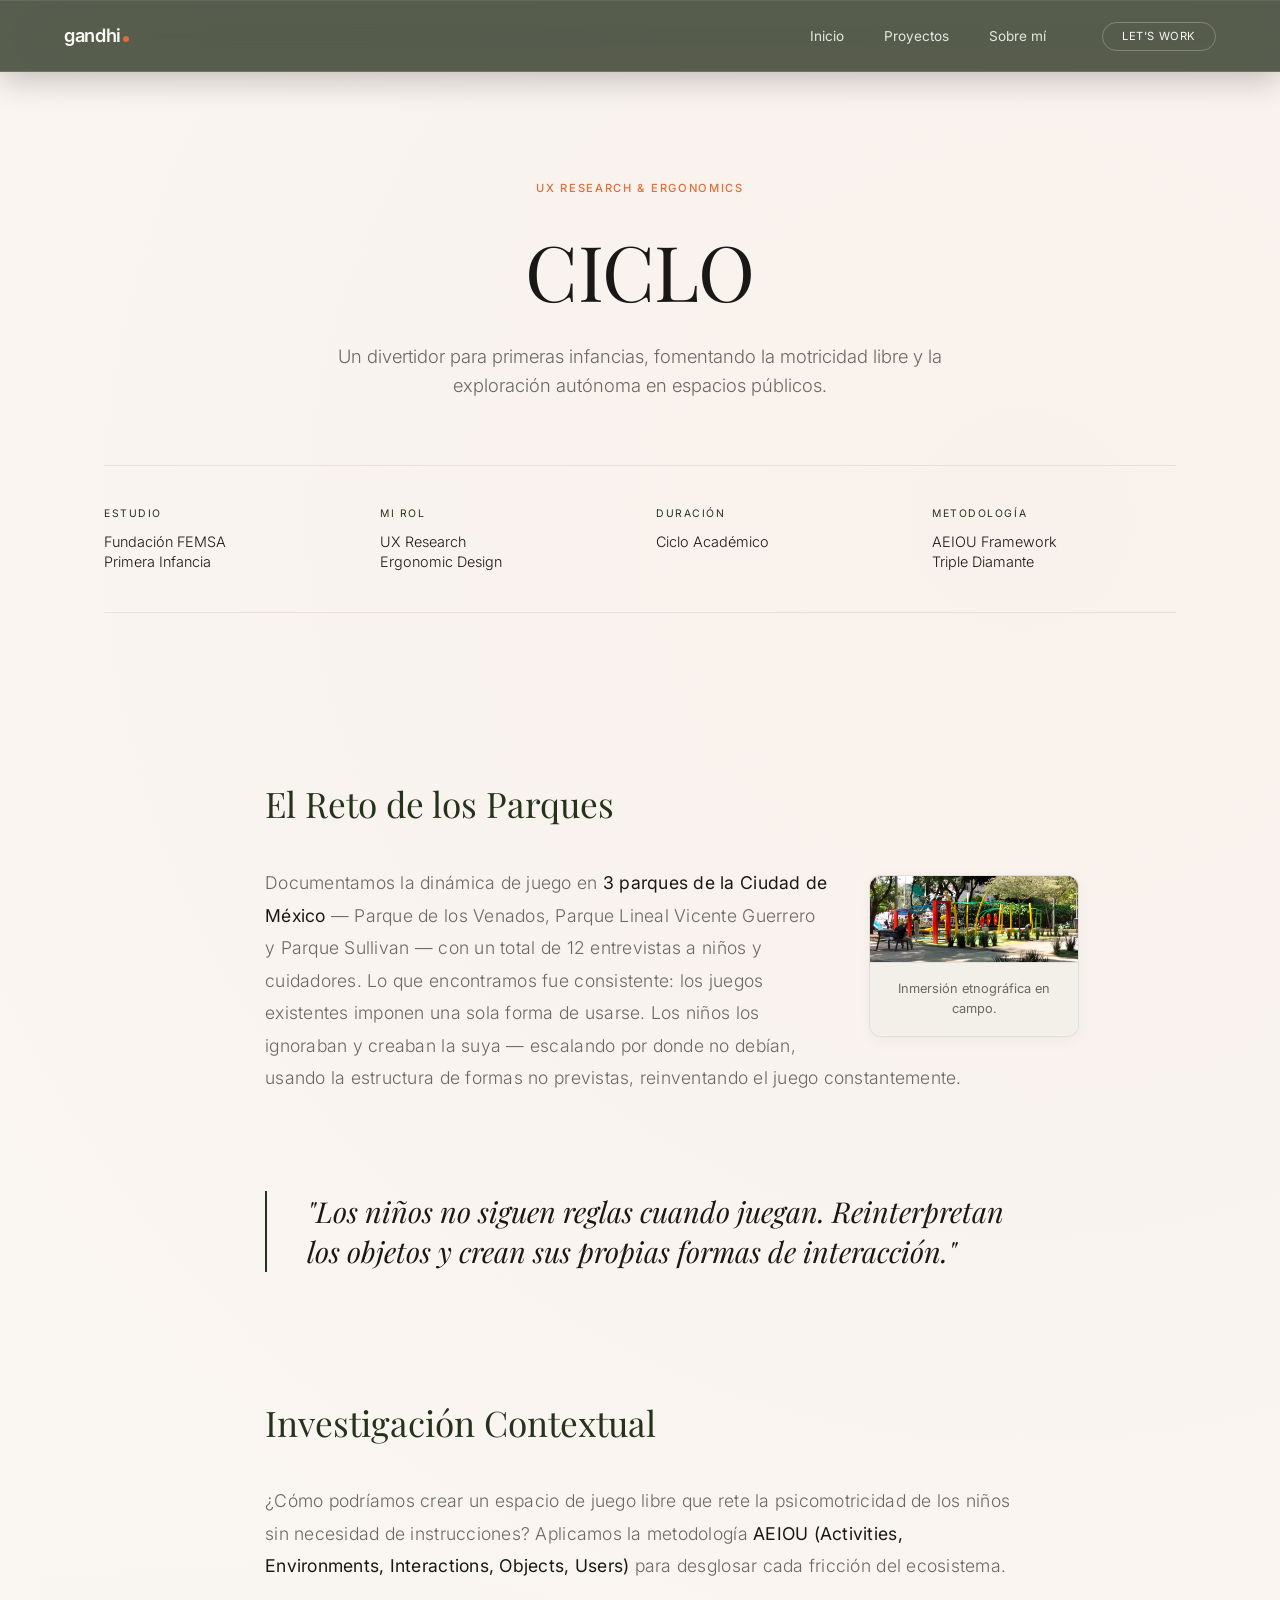
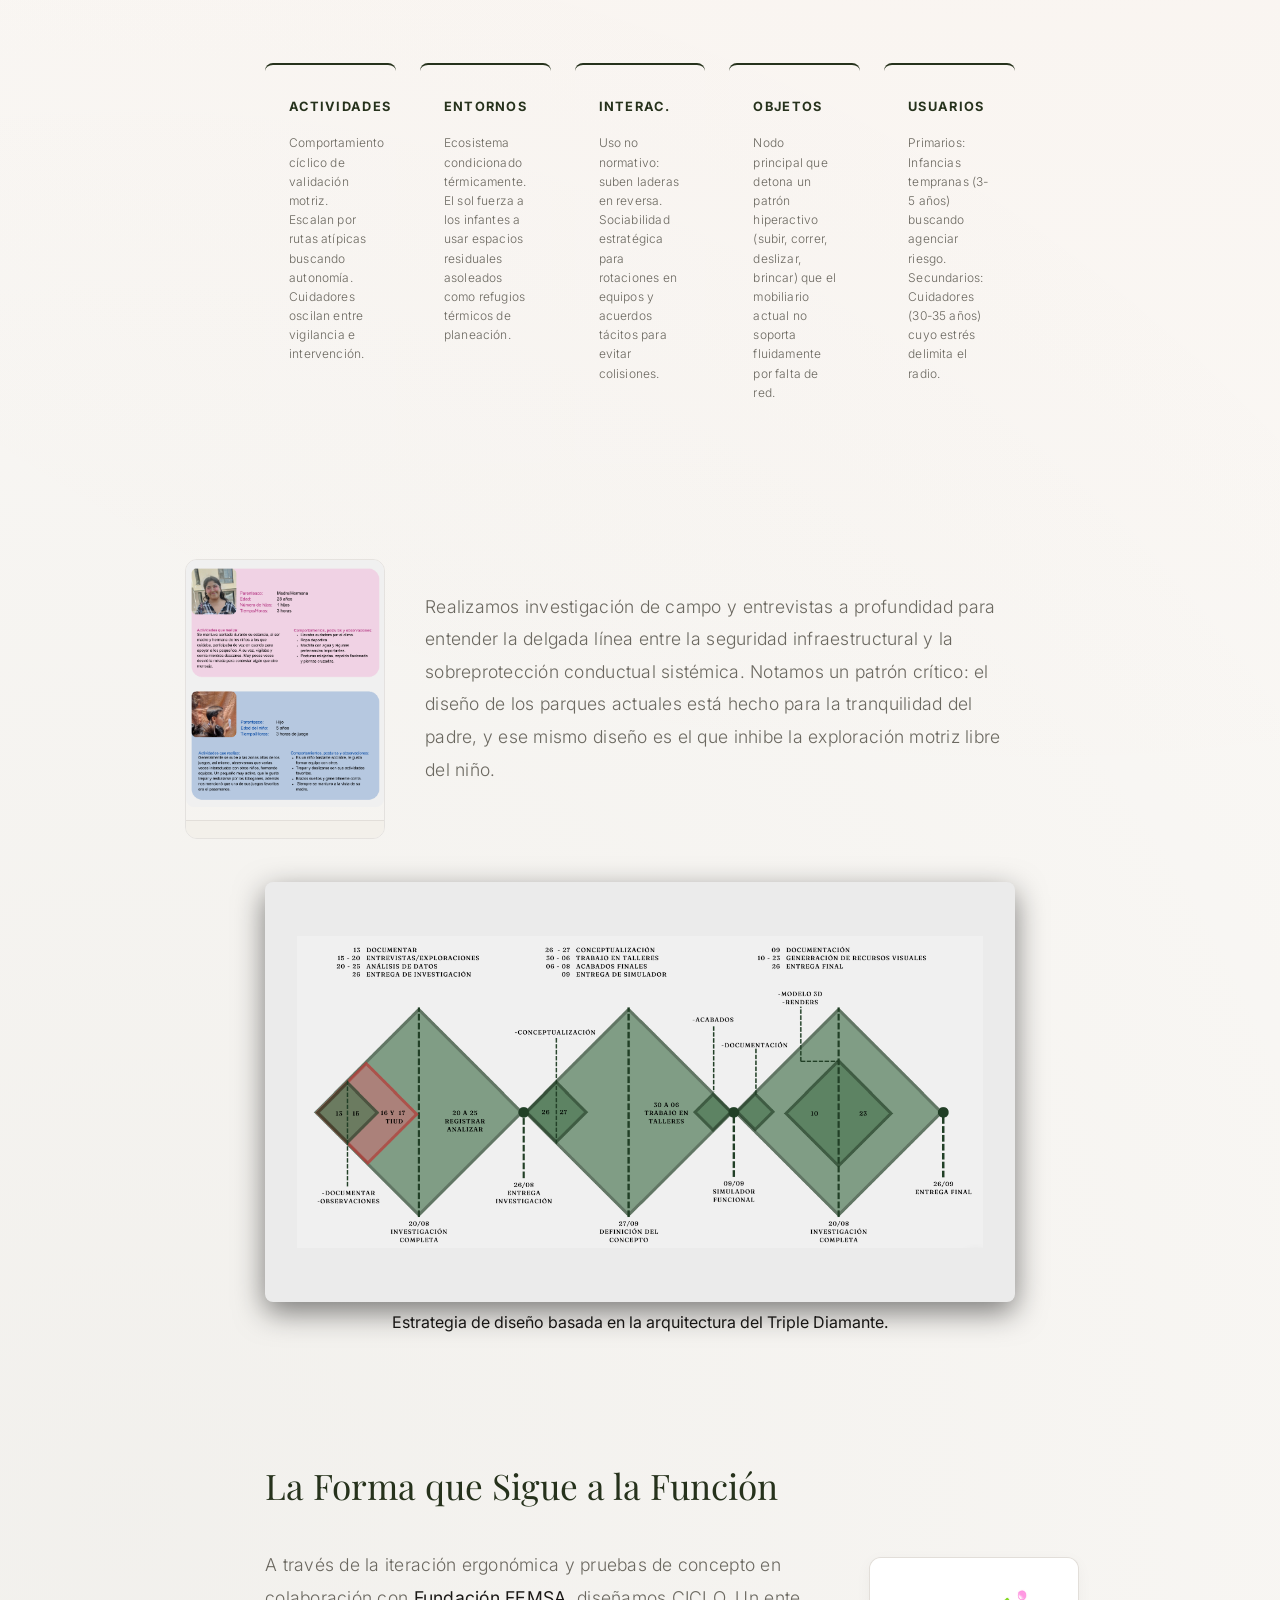
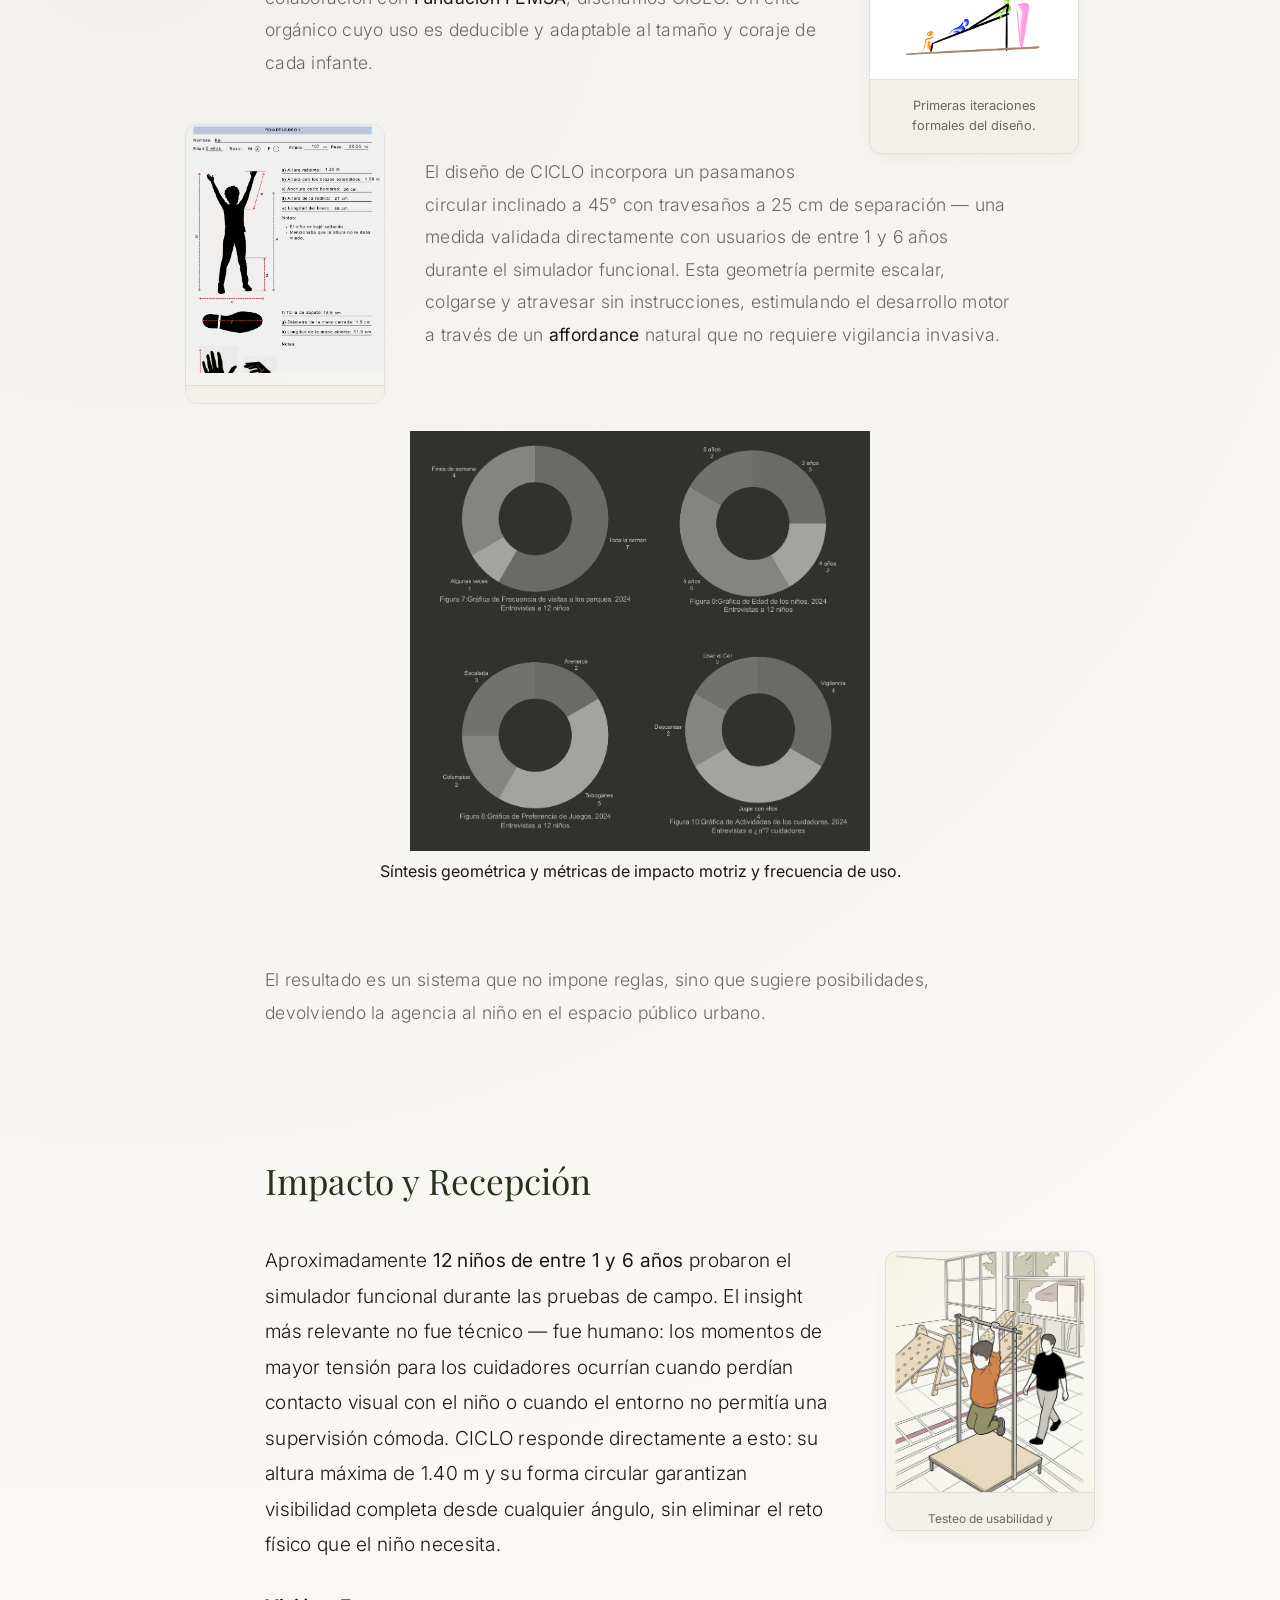
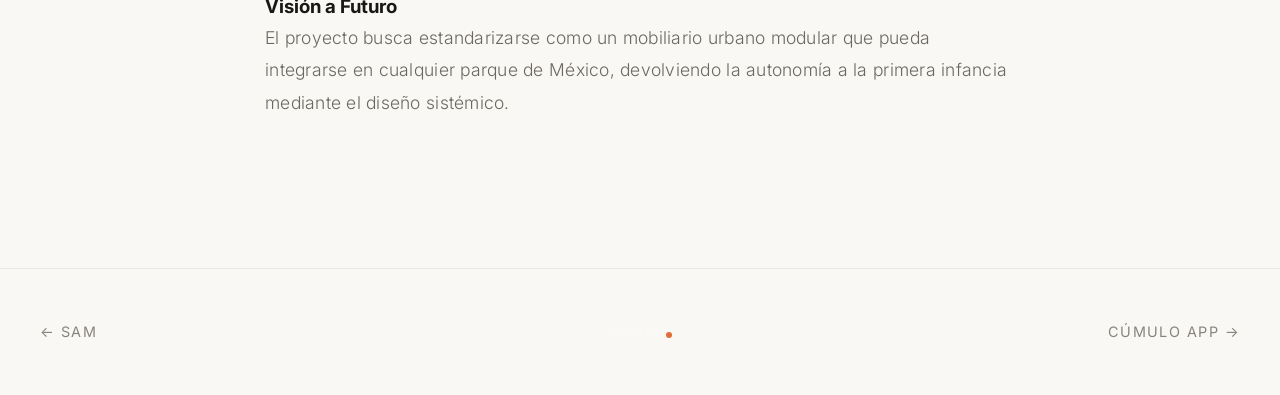
<file: ciclo.html>
<!DOCTYPE html>
<html lang="es">
<head>
  <meta charset="UTF-8">
  <meta name="viewport" content="width=device-width, initial-scale=1.0">
  <link rel="icon" type="image/svg+xml" href="data:image/svg+xml,%3Csvg xmlns='http://www.w3.org/2000/svg' viewBox='0 0 100 100'%3E%3Ctext y='75' x='40' font-family='Arial, sans-serif' font-size='85' font-weight='800' fill='%23181818' text-anchor='middle'%3Eg%3C/text%3E%3Ccircle cx='80' cy='70' r='14' fill='%235E6E4C'/%3E%3C/svg%3E">
  <title>CICLO - Estudio de Caso | Gandhi</title>
  <meta name="description" content="CICLO: diseño de producto físico para primeras infancias que fomenta la motricidad libre y la exploración autónoma en espacios públicos.">

  <meta property="og:type" content="website">
  <meta property="og:title" content="CICLO - Estudio de Caso | Gandhi">
  <meta property="og:description" content="CICLO: diseño de producto físico para primeras infancias que fomenta la motricidad libre y la exploración autónoma en espacios públicos.">
  <meta property="og:image" content="img/Ciclo.jpg">
  <meta property="og:image:width" content="1800">
  <meta property="og:image:height" content="990">
  <meta name="twitter:card" content="summary_large_image">
  
  <link rel="preconnect" href="https://fonts.googleapis.com">
  <link rel="preconnect" href="https://fonts.gstatic.com" crossorigin>
  <link href="https://fonts.googleapis.com/css2?family=Inter:wght@300;400;500&family=Playfair+Display:ital,wght@0,400;0,600;1,400;1,600&display=swap" rel="stylesheet">
  
  <link rel="stylesheet" href="style.css">
  <link rel="stylesheet" href="case-study-base.css">
  <style>
    /* Case Study Specific Styles (solo lo único de esta página) */

    /* Arquitectura para Diagramas Metodológicos */
    .article-diagram {
      margin: 5rem 0;
      text-align: center;
      width: 100%;
    }
    .article-diagram img {
      width: 100%;
      background-color: #FAFAFA;
      padding: 2rem;
      box-sizing: border-box;
      border-radius: 8px;
      box-shadow: 0 10px 30px rgba(0,0,0,0.5);
      filter: brightness(0.9) contrast(1.1) grayscale(30%);
      transition: all 0.6s cubic-bezier(0.16, 1, 0.3, 1);
    }
    .article-diagram:hover img {
      filter: brightness(1) contrast(1) grayscale(0%);
      transform: scale(1.02);
    }

  </style>
</head>
<body>
    <nav class="glass-nav">
    <a href="index.html" class="logo">gandhi<span class="logo-dot"></span></a>
    <button class="menu-toggle" id="mobile-menu" type="button" aria-label="Abrir menú" aria-expanded="false" aria-controls="nav-links-list">
      <span class="bar"></span>
      <span class="bar"></span>
      <span class="bar"></span>
    </button>
    <ul class="nav-links" id="nav-links-list">
      <li><a href="index.html#inicio">Inicio</a></li>
      <li><a href="index.html#proyectos">Proyectos</a></li>
      <li><a href="index.html#sobre-mi">Sobre mí</a></li>
      <li><a href="contacto.html" class="nav-cta">Let's Work</a></li>
    </ul>
  </nav>

  <main>
    <section class="case-hero compact-hero observer-item fade-in-up">
      <span class="eyebrow" style="margin-bottom: 1.5rem;">UX Research & Ergonomics</span>
      <h1 class="serif-title case-title">CICLO</h1>
      <p class="case-subtitle">Un divertidor para primeras infancias, fomentando la motricidad libre y la exploración autónoma en espacios públicos.</p>
      
      <div class="case-meta-grid">
        <div class="meta-item">
          <span class="meta-label">Estudio</span>
          <span class="meta-value">Fundación FEMSA<br>Primera Infancia</span>
        </div>
        <div class="meta-item">
          <span class="meta-label">Mi Rol</span>
          <span class="meta-value">UX Research<br>Ergonomic Design</span>
        </div>
        <div class="meta-item">
          <span class="meta-label">Duración</span>
          <span class="meta-value">Ciclo Académico</span>
        </div>
        <div class="meta-item">
          <span class="meta-label">Metodología</span>
          <span class="meta-value">AEIOU Framework<br>Triple Diamante</span>
        </div>
      </div>
    </section>

    <article class="article-body">
      <h2 style="margin-top: 4rem;">El Reto de los Parques</h2>
      
      <figure class="article-image pull-right observer-item fade-in-up" style="margin-right: -4rem;">
        <img src="img/Ciclo/Parque.jpg" alt="Observación en Parques" width="1600" height="1067" loading="lazy">
        <figcaption class="observer-item fade-in" style="font-size: 0.8rem; color: var(--text-muted); margin-top: -0.5rem; text-align: center;">Inmersión etnográfica en campo.</figcaption>
      </figure>

      <p class="spacer-extra">Documentamos la dinámica de juego en <strong class="highlight-gold">3 parques de la Ciudad de México</strong> — Parque de los Venados, Parque Lineal Vicente Guerrero y Parque Sullivan — con un total de 12 entrevistas a niños y cuidadores. Lo que encontramos fue consistente: los juegos existentes imponen una sola forma de usarse. Los niños los ignoraban y creaban la suya — escalando por donde no debían, usando la estructura de formas no previstas, reinventando el juego constantemente.</p>

      <div class="insight-quote observer-item fade-in" style="margin-top: 6rem; margin-bottom: 6rem;">
        "Los niños no siguen reglas cuando juegan. Reinterpretan los objetos y crean sus propias formas de interacción."
      </div>
      
      <h2>Investigación Contextual</h2>
      
      <p class="spacer-extra">¿Cómo podríamos crear un espacio de juego libre que rete la psicomotricidad de los niños sin necesidad de instrucciones? Aplicamos la metodología <strong class="highlight-gold">AEIOU (Activities, Environments, Interactions, Objects, Users)</strong> para desglosar cada fricción del ecosistema.</p>

      <!-- Native CSS AEIOU Matrix -->
      <div class="aeiou-matrix observer-item fade-in-up" style="display: grid; grid-template-columns: repeat(auto-fit, minmax(130px, 1fr)); gap: 1.5rem; margin: 5rem 0;">
        <div style="background: rgba(255,255,255,0.03); padding: 2rem 1.5rem; border-radius: 8px; border-top: 2px solid var(--accent-gold);">
          <h3 style="color: var(--accent-gold); font-size: 0.8rem; letter-spacing: 0.1em; margin-bottom: 1rem; text-transform: uppercase;">Actividades</h3>
          <p style="font-size: 0.75rem; color: var(--text-muted); line-height: 1.6;">Comportamiento cíclico de validación motriz. Escalan por rutas atípicas buscando autonomía. Cuidadores oscilan entre vigilancia e intervención.</p>
        </div>
        <div style="background: rgba(255,255,255,0.03); padding: 2rem 1.5rem; border-radius: 8px; border-top: 2px solid var(--accent-gold);">
          <h3 style="color: var(--accent-gold); font-size: 0.8rem; letter-spacing: 0.1em; margin-bottom: 1rem; text-transform: uppercase;">Entornos</h3>
          <p style="font-size: 0.75rem; color: var(--text-muted); line-height: 1.6;">Ecosistema condicionado térmicamente. El sol fuerza a los infantes a usar espacios residuales asoleados como refugios térmicos de planeación.</p>
        </div>
        <div style="background: rgba(255,255,255,0.03); padding: 2rem 1.5rem; border-radius: 8px; border-top: 2px solid var(--accent-gold);">
          <h3 style="color: var(--accent-gold); font-size: 0.8rem; letter-spacing: 0.1em; margin-bottom: 1rem; text-transform: uppercase;">Interac.</h3>
          <p style="font-size: 0.75rem; color: var(--text-muted); line-height: 1.6;">Uso no normativo: suben laderas en reversa. Sociabilidad estratégica para rotaciones en equipos y acuerdos tácitos para evitar colisiones.</p>
        </div>
        <div style="background: rgba(255,255,255,0.03); padding: 2rem 1.5rem; border-radius: 8px; border-top: 2px solid var(--accent-gold);">
          <h3 style="color: var(--accent-gold); font-size: 0.8rem; letter-spacing: 0.1em; margin-bottom: 1rem; text-transform: uppercase;">Objetos</h3>
          <p style="font-size: 0.75rem; color: var(--text-muted); line-height: 1.6;">Nodo principal que detona un patrón hiperactivo (subir, correr, deslizar, brincar) que el mobiliario actual no soporta fluidamente por falta de red.</p>
        </div>
        <div style="background: rgba(255,255,255,0.03); padding: 2rem 1.5rem; border-radius: 8px; border-top: 2px solid var(--accent-gold);">
          <h3 style="color: var(--accent-gold); font-size: 0.8rem; letter-spacing: 0.1em; margin-bottom: 1rem; text-transform: uppercase;">Usuarios</h3>
          <p style="font-size: 0.75rem; color: var(--text-muted); line-height: 1.6;">Primarios: Infancias tempranas (3-5 años) buscando agenciar riesgo. Secundarios: Cuidadores (30-35 años) cuyo estrés delimita el radio.</p>
        </div>
      </div>

      <figure class="article-image pull-left observer-item fade-in-up" style="margin-left: -5rem; width: 200px; box-shadow: none; background: transparent; margin-top: 1rem;">
        <img src="img/Ciclo/Fichas niño padre.png" loading="lazy" alt="Métrica de hipervigilancia" style="aspect-ratio: 4/5; object-fit: cover; filter: brightness(0.9) contrast(1.1); border-radius: 8px;" width="800" height="1000">
        <figcaption style="font-size: 0.75rem; margin-top: 0.8rem;">Registro de campo: Dinámica conductual infante-cuidador.</figcaption>
      </figure>

      <p class="spacer-extra" style="margin-bottom: 6rem; padding-top: 3rem;">Realizamos investigación de campo y entrevistas a profundidad para entender la delgada línea entre la seguridad infraestructural y la sobreprotección conductual sistémica. Notamos un patrón crítico: el diseño de los parques actuales está hecho para la tranquilidad del padre, y ese mismo diseño es el que inhibe la exploración motriz libre del niño.</p>

      <!-- Diagrama Metodológico Principal -->
      <figure class="article-diagram observer-item fade-in-up" style="margin: 5rem 0;">
        <img src="img/Ciclo/Cronograma triple diamante.png" loading="lazy" alt="Triple Diamante" width="1800" height="820">
        <figcaption>Estrategia de diseño basada en la arquitectura del Triple Diamante.</figcaption>
      </figure>

      <h2>La Forma que Sigue a la Función</h2>
      
      <figure class="article-image pull-right observer-item fade-in-up" style="margin-right: -4rem;">
        <img src="img/Ciclo/Boceto.png" loading="lazy" alt="Bocetos de CICLO" width="1800" height="1113">
        <figcaption class="observer-item fade-in" style="font-size: 0.8rem; color: var(--text-muted); margin-top: -0.5rem; text-align: center;">Primeras iteraciones formales del diseño.</figcaption>
      </figure>

      <p class="spacer-extra">A través de la iteración ergonómica y pruebas de concepto en colaboración con <strong class="highlight-gold">Fundación FEMSA</strong>, diseñamos CICLO. Un ente orgánico cuyo uso es deducible y adaptable al tamaño y coraje de cada infante.</p>

      <figure class="article-image pull-left observer-item fade-in-up" style="margin-left: -5rem; width: 200px; box-shadow: none; background: transparent; margin-top: 1rem;">
        <img src="img/Ciclo/Fichas de datos.png" loading="lazy" alt="Data Sheet" style="aspect-ratio: 4/5; object-fit: cover; filter: brightness(0.9) contrast(1.1); border-radius: 8px;" width="800" height="1120">
        <figcaption style="font-size: 0.75rem; margin-top: 0.8rem; text-align: left;">Sintetizando hallazgos constructivos.</figcaption>
      </figure>

      <p class="spacer-extra" style="padding-top: 3rem;">El diseño de CICLO incorpora un pasamanos circular inclinado a 45° con travesaños a 25 cm de separación — una medida validada directamente con usuarios de entre 1 y 6 años durante el simulador funcional. Esta geometría permite escalar, colgarse y atravesar sin instrucciones, estimulando el desarrollo motor a través de un <strong class="highlight-gold">affordance</strong> natural que no requiere vigilancia invasiva.</p>

      <figure class="article-diagram observer-item fade-in-up" style="margin: 5rem 0;">
        <img src="img/Ciclo/Gráficas.png" loading="lazy" alt="Métricas Funcionales" style="width: 100%; filter: invert(0.95) grayscale(100%); mix-blend-mode: screen; opacity: 0.85; box-shadow: none; background: transparent; padding: 0;" width="1249" height="1141">
        <figcaption>Síntesis geométrica y métricas de impacto motriz y frecuencia de uso.</figcaption>
      </figure>
      
      <p class="spacer-extra">El resultado es un sistema que no impone reglas, sino que sugiere posibilidades, devolviendo la agencia al niño en el espacio público urbano.</p>

      <div class="conclusion-section observer-item fade-in-up" style="margin-top: 0;">
        <h2>Impacto y Recepción</h2>
        
        <figure class="article-image pull-right observer-item fade-in-up" style="margin-top: 0.5rem; margin-left: 3rem; margin-right: -5rem; width: 320px;">
          <img src="img/Ciclo/Ilustración pruebas.png" loading="lazy" alt="Pruebas de usuario" style="height: 240px; object-fit: cover; object-position: center;" width="896" height="1195">
          <figcaption style="font-size: 0.75rem;">Testeo de usabilidad y despliegue.</figcaption>
        </figure>

        <p class="spacer-extra" style="font-size: 1.2rem; color: var(--text-main);">Aproximadamente <strong class="highlight-gold">12 niños de entre 1 y 6 años</strong> probaron el simulador funcional durante las pruebas de campo. El insight más relevante no fue técnico — fue humano: los momentos de mayor tensión para los cuidadores ocurrían cuando perdían contacto visual con el niño o cuando el entorno no permitía una supervisión cómoda. CICLO responde directamente a esto: su altura máxima de 1.40 m y su forma circular garantizan visibilidad completa desde cualquier ángulo, sin eliminar el reto físico que el niño necesita.</p>
        
        <div class="future-box observer-item fade-in-up">
          <h3>Visión a Futuro</h3>
          <p>El proyecto busca estandarizarse como un mobiliario urbano modular que pueda integrarse en cualquier parque de México, devolviendo la autonomía a la primera infancia mediante el diseño sistémico.</p>
        </div>
      </div>
      <div style="clear: both;"></div>
    </article>
  </main>
  
  <footer style="border-top: 1px solid var(--border-delicate); padding: 3rem 1.5rem; background: var(--bg-color);">
    <div style="max-width: 1200px; margin: 0 auto; display: flex; justify-content: center; align-items: center; position: relative;">
      <a href="sam.html" style="position: absolute; left: 0; color: var(--text-muted); text-decoration: none; font-size: 0.9rem; text-transform: uppercase; letter-spacing: 0.1em; transition: color 0.3s; opacity: 0.8;">← SAM</a>
      <div class="logo">gandhi<span class="logo-dot"></span></div>
      <a href="cumulo-app.html" style="position: absolute; right: 0; color: var(--text-muted); text-decoration: none; font-size: 0.9rem; text-transform: uppercase; letter-spacing: 0.1em; transition: color 0.3s; opacity: 0.8;">Cúmulo App →</a>
    </div>
  </footer>
  <!-- Animaciones lógicas -->
  <script src="main.js"></script>
</body>
</html>
</file>
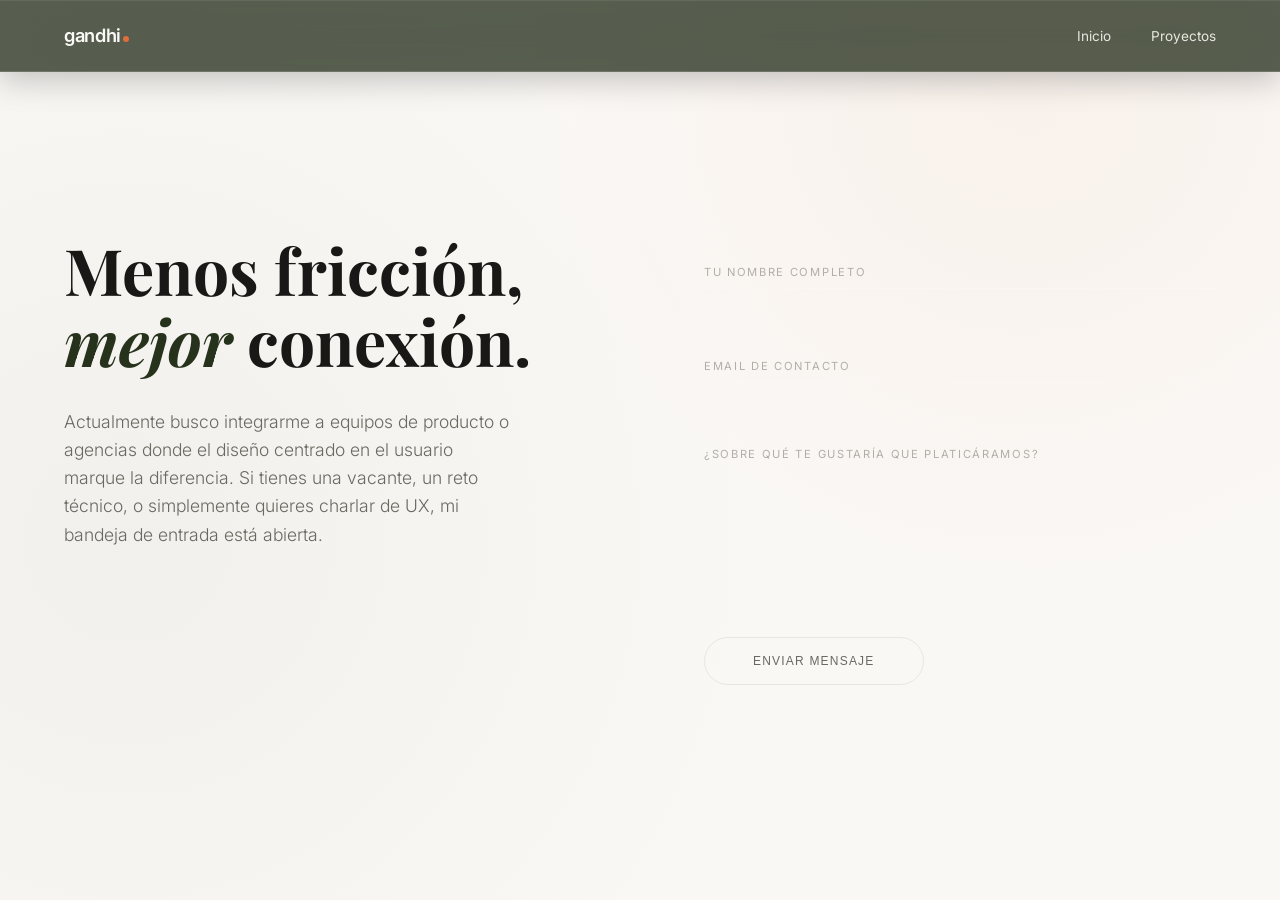
<file: contacto.html>
<!DOCTYPE html>
<html lang="es">
<head>
  <meta charset="UTF-8">
  <meta name="viewport" content="width=device-width, initial-scale=1.0">
  <title>Let's Work | Gandhi</title>
  <meta name="description" content="Contacta a Gandhi para colaborar en proyectos de diseño UX/UI y de producto: equipos, agencias o retos técnicos donde el diseño centrado en el usuario haga la diferencia.">

  <meta property="og:type" content="website">
  <meta property="og:title" content="Let's Work | Gandhi">
  <meta property="og:description" content="Contacta a Gandhi para colaborar en proyectos de diseño UX/UI y de producto: equipos, agencias o retos técnicos donde el diseño centrado en el usuario haga la diferencia.">
  <meta property="og:image" content="img/Gandhi-About.png">
  <meta property="og:image:width" content="1024">
  <meta property="og:image:height" content="1024">
  <meta name="twitter:card" content="summary_large_image">
  
  <link rel="preconnect" href="https://fonts.googleapis.com">
  <link rel="preconnect" href="https://fonts.gstatic.com" crossorigin>
  <link href="https://fonts.googleapis.com/css2?family=Inter:wght@300;400;500&family=Playfair+Display:ital,wght@0,400;0,600;1,400;1,600&display=swap" rel="stylesheet">
  
  <link rel="icon" type="image/svg+xml" href="data:image/svg+xml,%3Csvg xmlns='http://www.w3.org/2000/svg' viewBox='0 0 100 100'%3E%3Ctext y='75' x='40' font-family='Arial, sans-serif' font-size='85' font-weight='800' fill='%23181818' text-anchor='middle'%3Eg%3C/text%3E%3Ccircle cx='80' cy='70' r='14' fill='%235E6E4C'/%3E%3C/svg%3E">
  <link rel="stylesheet" href="style.css">
  <style>
    .contact-section {
      min-height: 100vh;
      display: flex;
      align-items: center;
      justify-content: center;
      padding-top: 100px; /* Space for navbar */
    }
    .contact-grid {
      display: grid;
      grid-template-columns: 1fr 1fr;
      gap: 8rem;
      max-width: 1200px;
      margin: 0 auto;
      width: 100%;
    }
    .contact-text h1 {
      font-family: var(--font-serif);
      font-size: clamp(3rem, 5vw, 4.5rem);
      margin-bottom: 2rem;
      line-height: 1.1;
      color: var(--text-main);
    }
    .contact-text p {
      color: var(--text-muted);
      font-size: 1.1rem;
      line-height: 1.6;
      max-width: 450px;
      font-weight: 300;
    }
    .contact-form {
      display: flex;
      flex-direction: column;
      gap: 3.5rem;
      margin-top: 1rem;
    }
    .form-group {
      position: relative;
    }
    .form-group input, 
    .form-group textarea {
      width: 100%;
      background: transparent;
      border: none;
      border-bottom: 1px solid rgba(255, 255, 255, 0.15);
      color: var(--text-main);
      font-family: var(--font-sans);
      font-size: 1.1rem;
      padding: 0.5rem 0;
      transition: border-color 0.4s ease;
    }
    .form-group input:focus, 
    .form-group textarea:focus {
      outline: none;
      border-bottom-color: var(--accent-gold);
    }
    .form-group input::placeholder, 
    .form-group textarea::placeholder {
      color: var(--text-muted);
      opacity: 0.5;
      text-transform: uppercase;
      letter-spacing: 0.15em;
      font-size: 0.7rem;
    }
    .form-group textarea {
      resize: none;
      min-height: 150px;
    }
    .submit-btn {
      align-self: flex-start;
      background: transparent;
      border: 1px solid var(--border-delicate);
      color: var(--text-muted);
      padding: 1rem 3rem;
      border-radius: 100px;
      text-transform: uppercase;
      letter-spacing: 0.1em;
      font-size: 0.75rem;
      cursor: pointer;
      transition: all 0.4s ease;
      margin-top: -1rem;
    }
    .submit-btn:hover {
      background: var(--text-main);
      color: var(--bg-color);
      border-color: var(--text-main);
    }
    @media (max-width: 900px) {
      .contact-grid { grid-template-columns: 1fr; gap: 4rem; }
      .contact-section { padding-top: 150px; padding-bottom: 80px; }
    }
  </style>
</head>
<body>
  <nav class="glass-nav">
    <a href="index.html" class="logo">gandhi<span class="logo-dot"></span></a>
    <button class="menu-toggle" id="mobile-menu" type="button" aria-label="Abrir menú" aria-expanded="false" aria-controls="nav-links-list">
      <span class="bar"></span>
      <span class="bar"></span>
      <span class="bar"></span>
    </button>
    <ul class="nav-links" id="nav-links-list">
      <li><a href="index.html#inicio">Inicio</a></li>
      <li><a href="index.html#proyectos">Proyectos</a></li>
    </ul>
  </nav>

  <main class="contact-section section-padding">
    <div class="contact-grid">
      <div class="contact-text">
        <h1>Menos fricción,<br><span class="italic">mejor</span> conexión.</h1>
        <p>Actualmente busco integrarme a equipos de producto o agencias donde el diseño centrado en el usuario marque la diferencia. Si tienes una vacante, un reto técnico, o simplemente quieres charlar de UX, mi bandeja de entrada está abierta.</p>
      </div>
      
      <!-- Usando FormSubmit para envíos directos de Email back-end -->
      <form action="https://formsubmit.co/m.gandho24@gmail.com" method="POST" class="contact-form">
        <!-- Asunto automatizado -->
        <input type="hidden" name="_subject" value="¡Nuevo Contacto desde tu Portafolio GANDHI_!">
        <!-- Evitar el Captcha molesto si es posible -->
        <input type="hidden" name="_captcha" value="false">

        <div class="form-group">
          <input type="text" name="name" placeholder="Tu Nombre Completo" required>
        </div>
        
        <div class="form-group">
          <input type="email" name="email" placeholder="Email de Contacto" required>
        </div>
        
        <div class="form-group">
          <textarea name="message" placeholder="¿Sobre qué te gustaría que platicáramos?" required></textarea>
        </div>
        
        <button type="submit" class="submit-btn" title="El primer mensaje requiere confirmación.">Enviar Mensaje</button>
      </form>
    </div>
  </main>
</body>
</html>
</file>
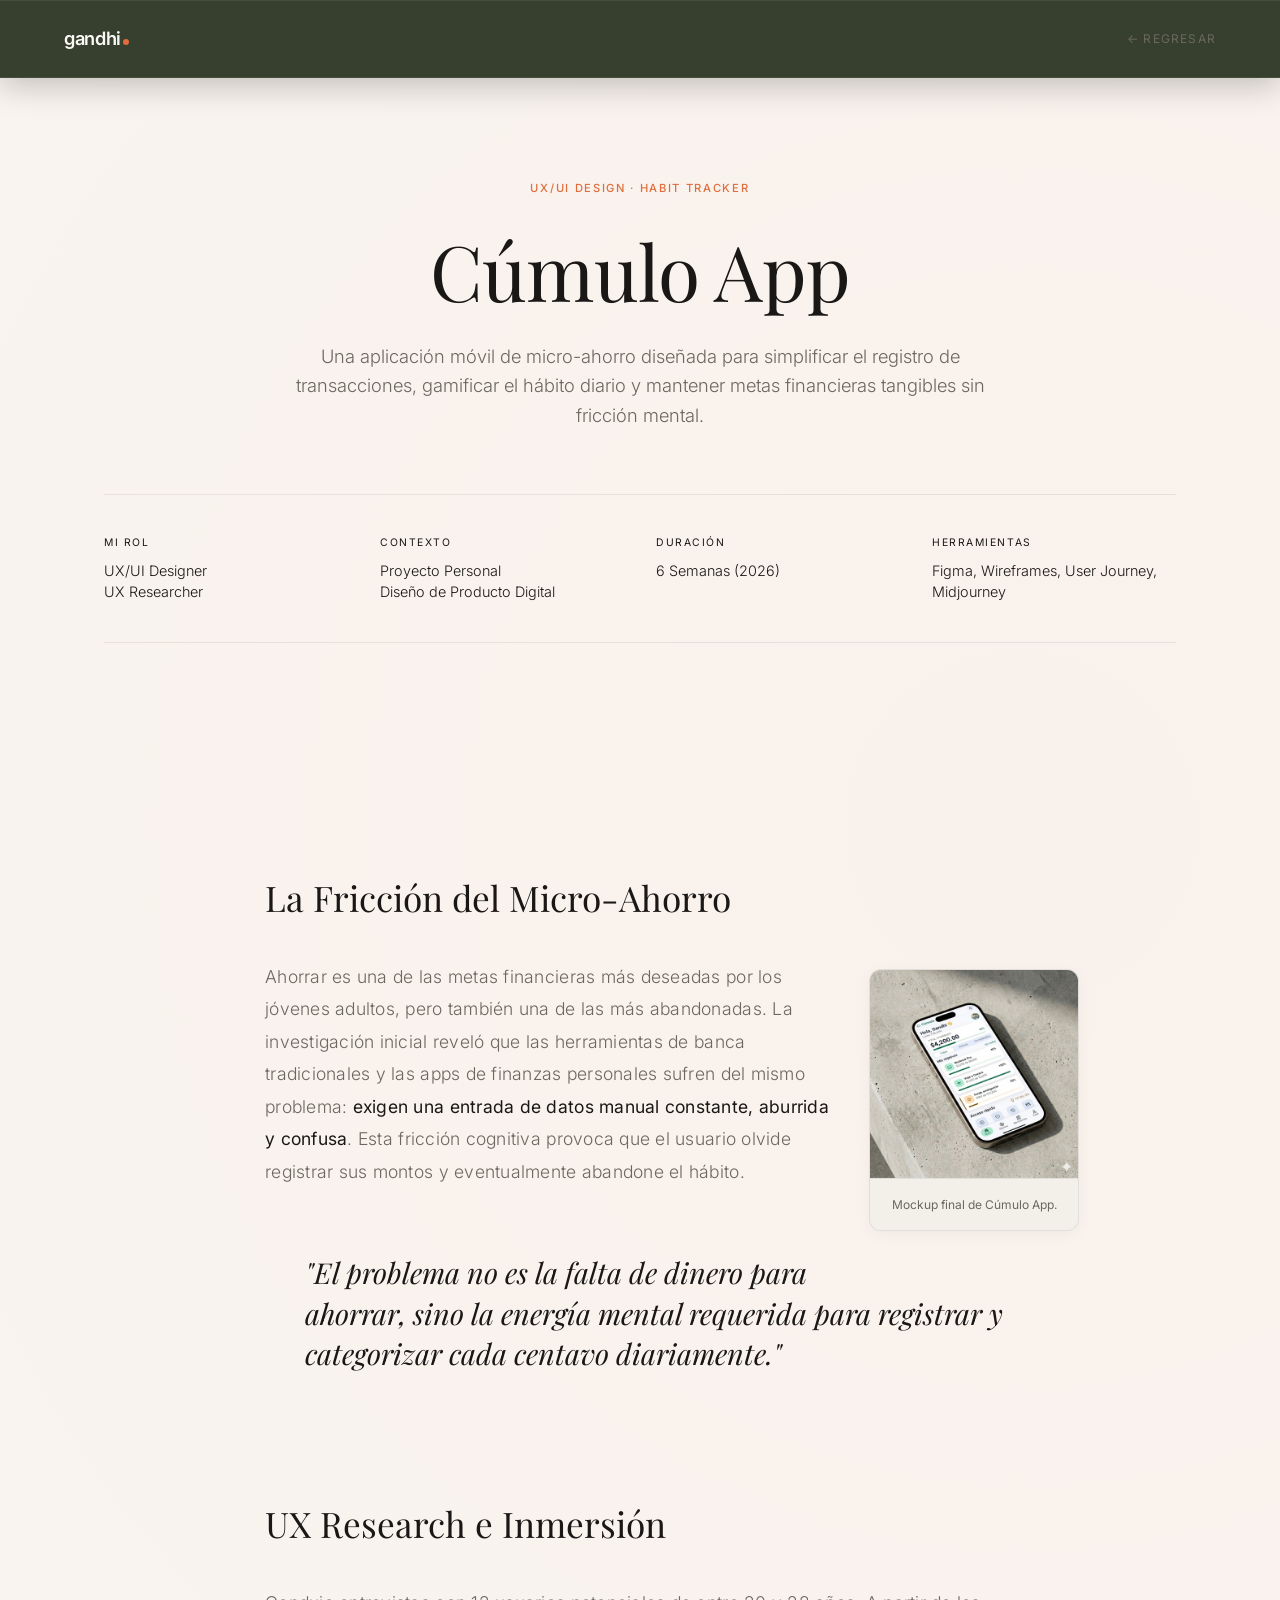
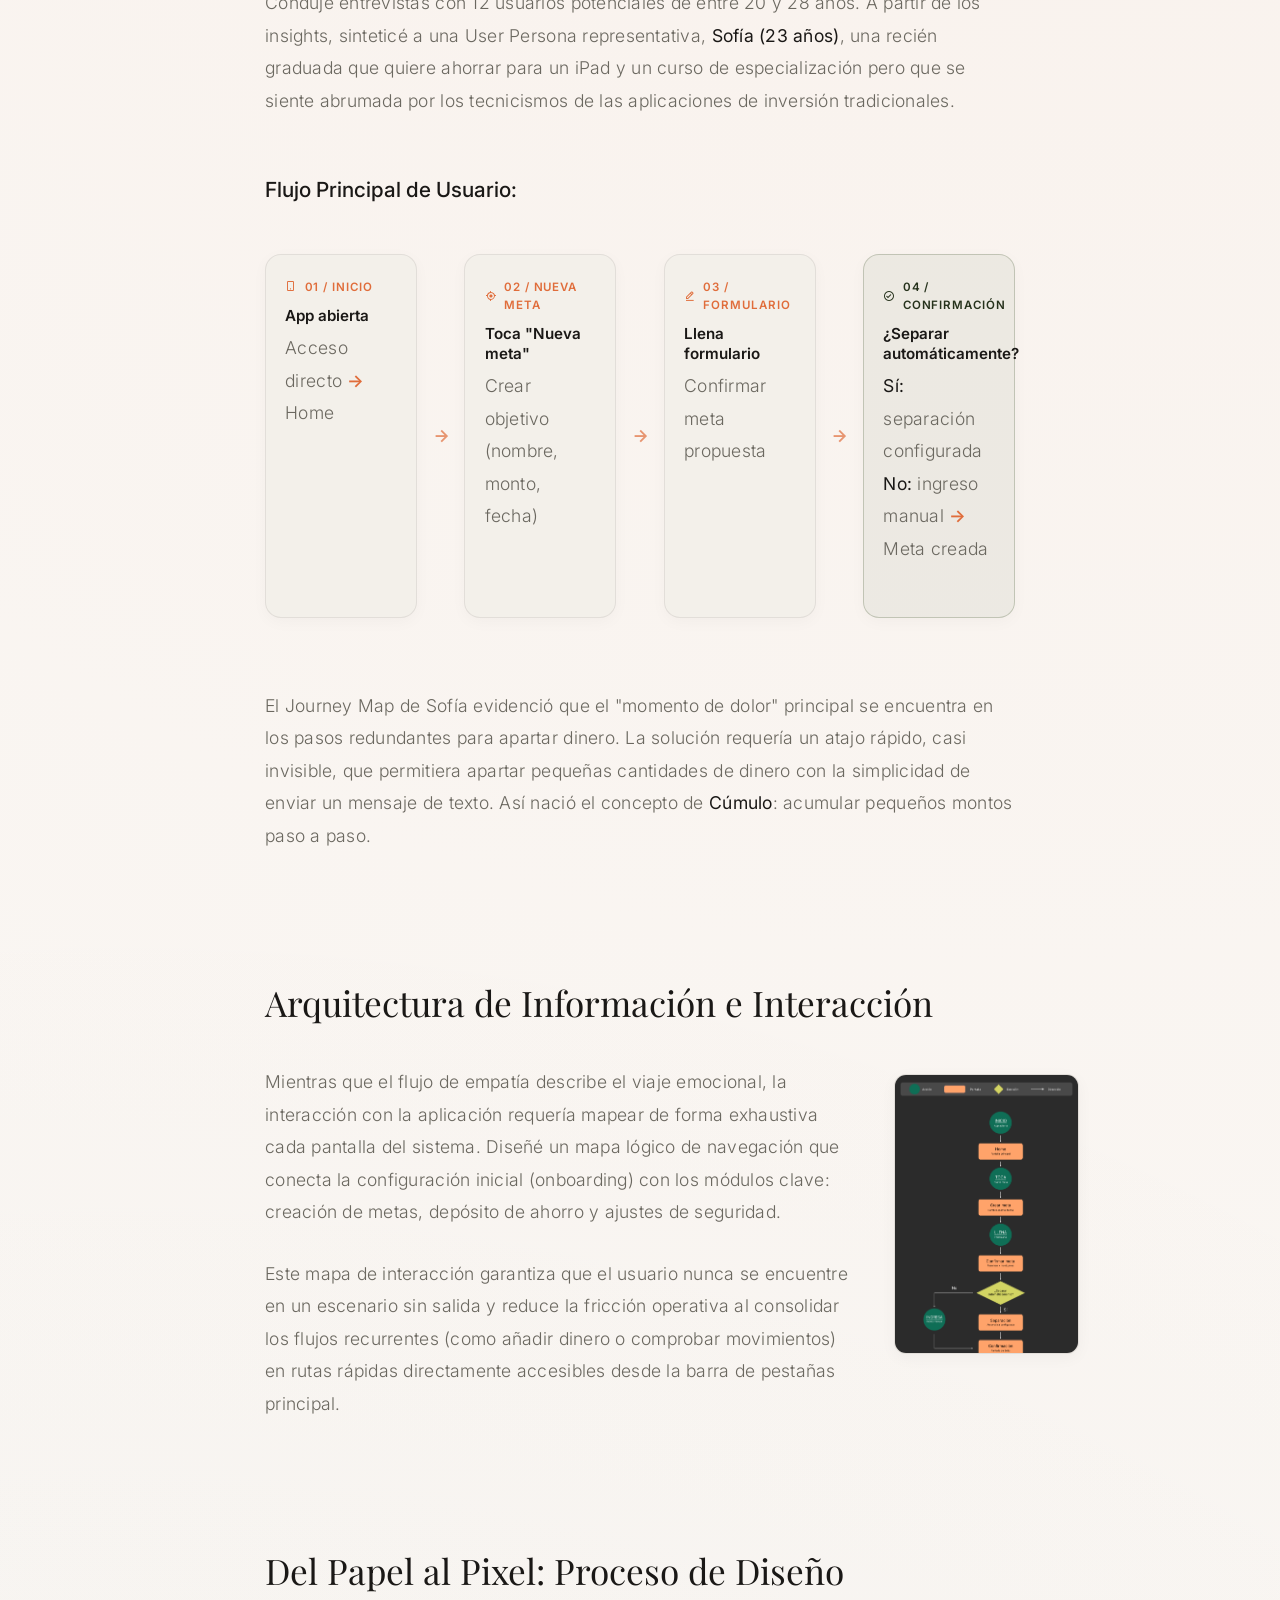
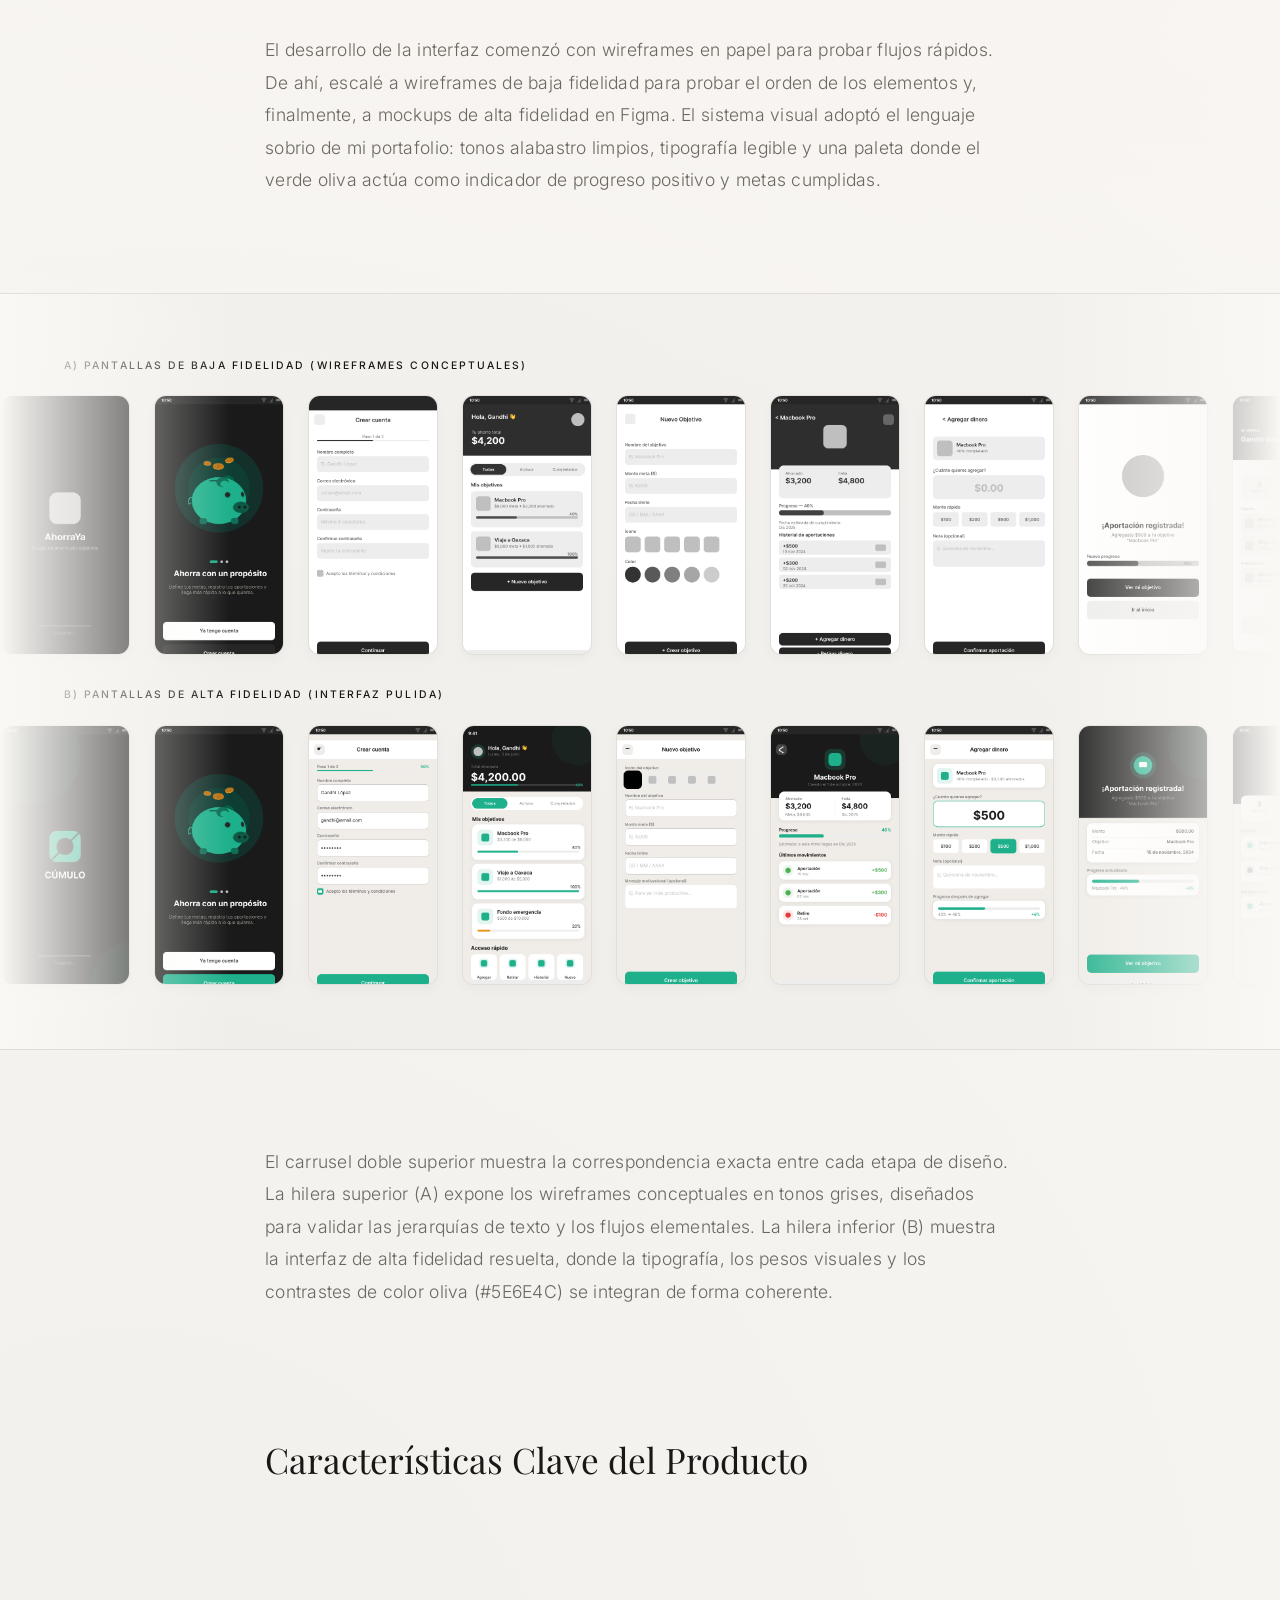
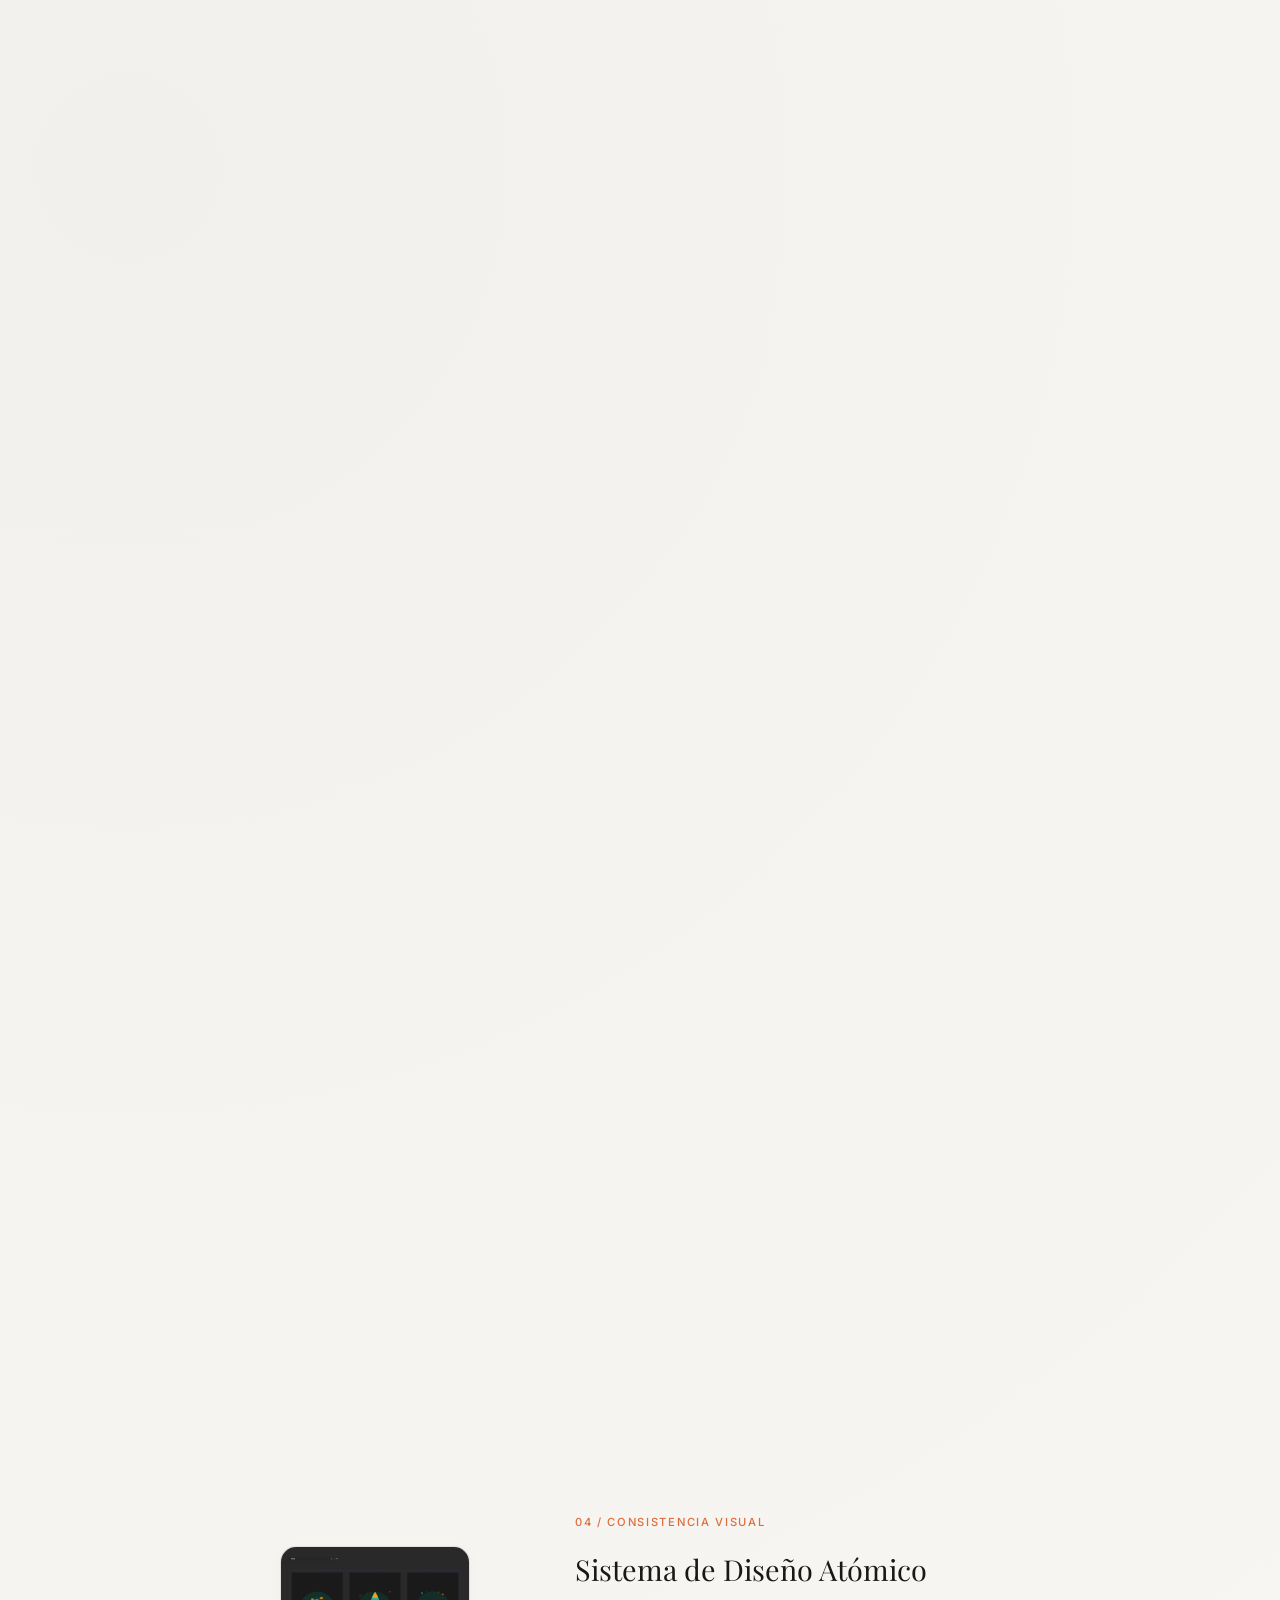
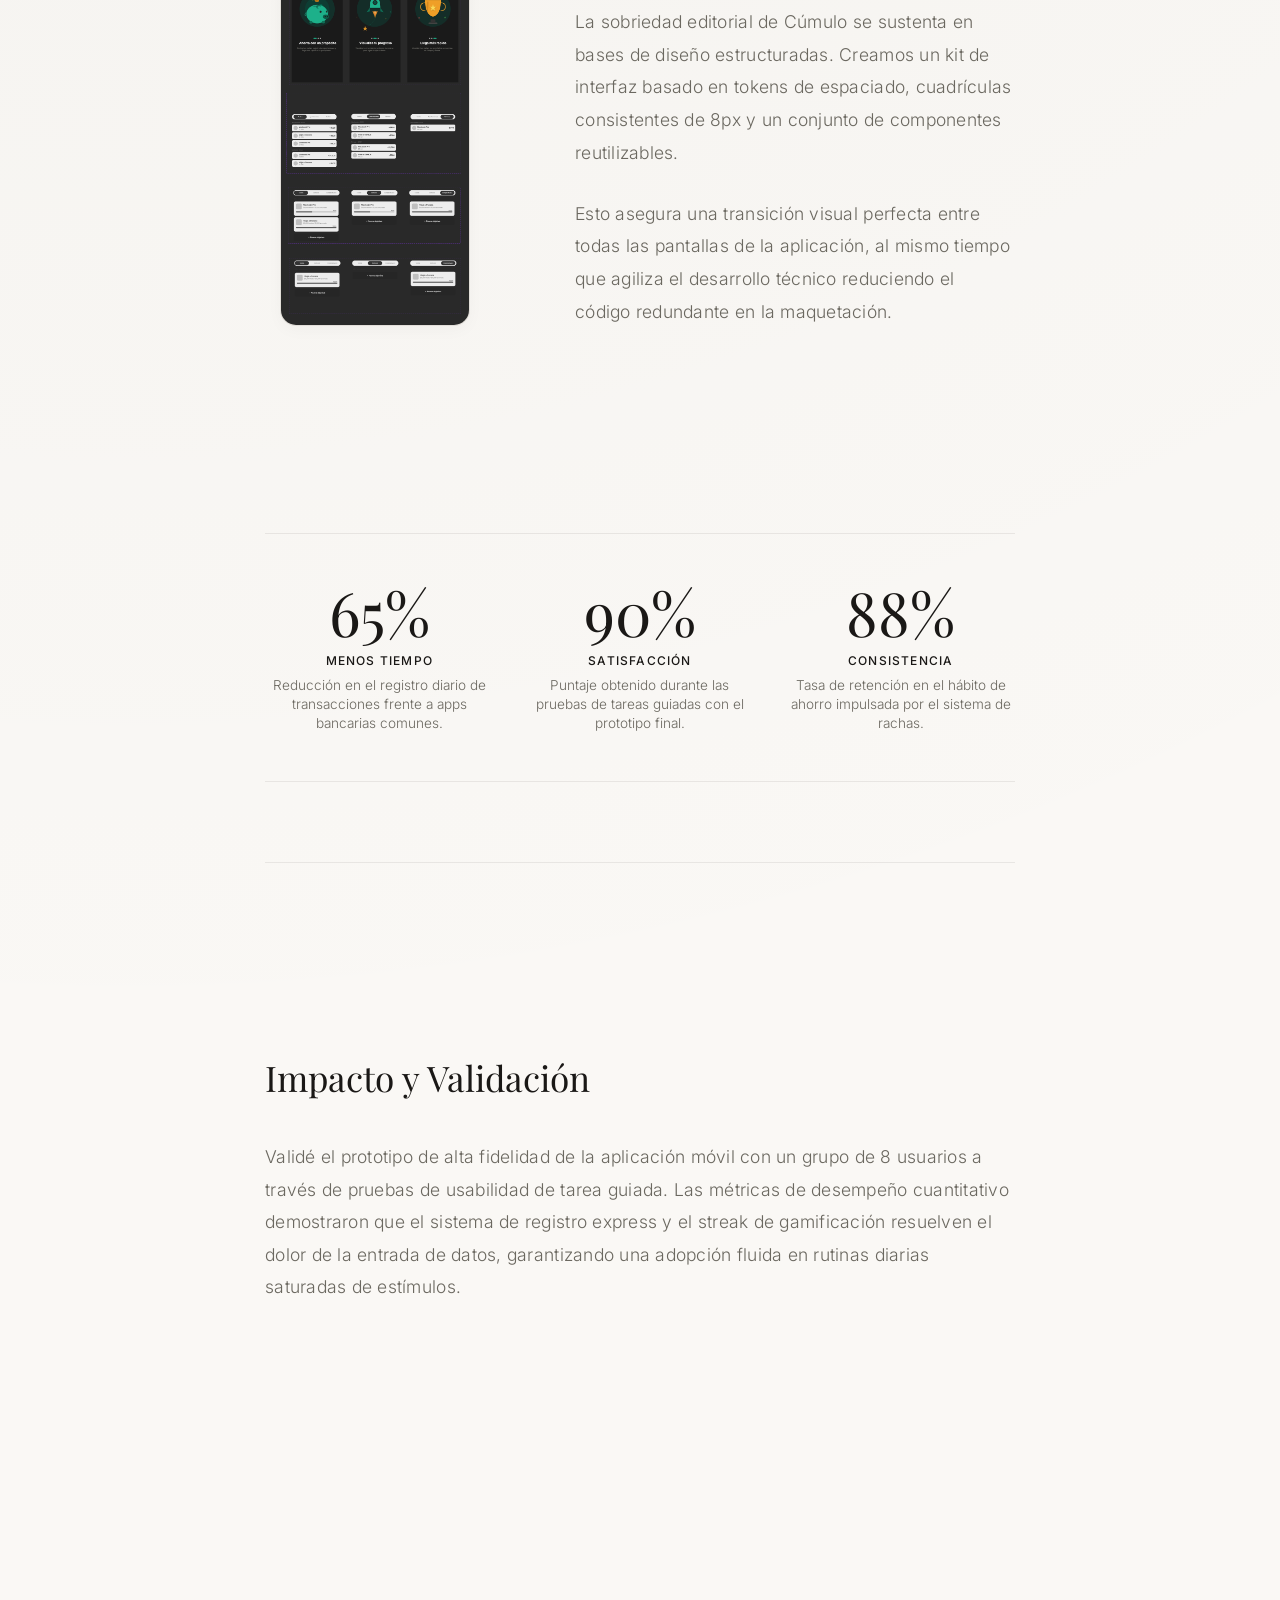
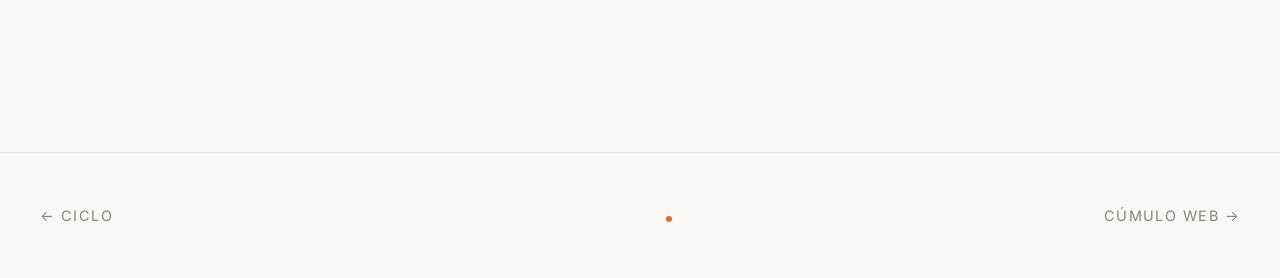
<file: cumulo-app.html>
<!DOCTYPE html>
<html lang="es">
<head>
  <meta charset="UTF-8">
  <meta name="viewport" content="width=device-width, initial-scale=1.0">
  <link rel="icon" type="image/svg+xml" href="data:image/svg+xml,%3Csvg xmlns='http://www.w3.org/2000/svg' viewBox='0 0 100 100'%3E%3Ctext y='75' x='40' font-family='Arial, sans-serif' font-size='85' font-weight='800' fill='%23181818' text-anchor='middle'%3Eg%3C/text%3E%3Ccircle cx='80' cy='70' r='14' fill='%235E6E4C'/%3E%3C/svg%3E">
  <title>Cúmulo App - Estudio de Caso | Gandhi</title>
  
  <link rel="preconnect" href="https://fonts.googleapis.com">
  <link rel="preconnect" href="https://fonts.gstatic.com" crossorigin>
  <link href="https://fonts.googleapis.com/css2?family=Inter:wght@300;400;500&family=Playfair+Display:ital,wght@0,400;0,600;1,400;1,600&display=swap" rel="stylesheet">
  
  <link href="https://unpkg.com/boxicons@2.1.4/css/boxicons.min.css" rel="stylesheet">
  <link rel="stylesheet" href="style.css">
  <link rel="stylesheet" href="cumulo-app.css">
</head>
<body>
  <nav class="case-nav">
    <a href="index.html" class="logo">gandhi<span class="logo-dot"></span></a>
    <a href="index.html#proyectos" class="btn-back">← Regresar</a>
  </nav>

  <main>
    <section class="case-hero compact-hero observer-item fade-in-up">
      <span class="eyebrow" style="margin-bottom: 1.5rem;">UX/UI Design · Habit Tracker</span>
      <h1 class="serif-title case-title">Cúmulo App</h1>
      <p class="case-subtitle">Una aplicación móvil de micro-ahorro diseñada para simplificar el registro de transacciones, gamificar el hábito diario y mantener metas financieras tangibles sin fricción mental.</p>
      
      <div class="case-meta-grid">
        <div class="meta-item">
          <span class="meta-label">Mi Rol</span>
          <span class="meta-value">UX/UI Designer<br>UX Researcher</span>
        </div>
        <div class="meta-item">
          <span class="meta-label">Contexto</span>
          <span class="meta-value">Proyecto Personal<br>Diseño de Producto Digital</span>
        </div>
        <div class="meta-item">
          <span class="meta-label">Duración</span>
          <span class="meta-value">6 Semanas (2026)</span>
        </div>
        <div class="meta-item">
          <span class="meta-label">Herramientas</span>
          <span class="meta-value">Figma, Wireframes, User Journey, Midjourney</span>
        </div>
      </div>
    </section>

    <article class="article-body">
      <h2>La Fricción del Micro-Ahorro</h2>
      
      <figure class="article-image pull-right observer-item fade-in-up">
        <img src="img/Cumulo-App/cumulo_app_mockup.png" alt="Cúmulo App Interface Mockup">
        <figcaption style="font-size: 0.75rem; color: var(--text-muted); text-align: center;">Mockup final de Cúmulo App.</figcaption>
      </figure>

      <p class="spacer-extra">Ahorrar es una de las metas financieras más deseadas por los jóvenes adultos, pero también una de las más abandonadas. La investigación inicial reveló que las herramientas de banca tradicionales y las apps de finanzas personales sufren del mismo problema: <strong>exigen una entrada de datos manual constante, aburrida y confusa</strong>. Esta fricción cognitiva provoca que el usuario olvide registrar sus montos y eventualmente abandone el hábito.</p>
      
      <div class="insight-quote">
        "El problema no es la falta de dinero para ahorrar, sino la energía mental requerida para registrar y categorizar cada centavo diariamente."
      </div>
      
      <h2>UX Research e Inmersión</h2>
      <p class="spacer-extra">Conduje entrevistas con 12 usuarios potenciales de entre 20 y 28 años. A partir de los insights, sinteticé a una User Persona representativa, <strong>Sofía (23 años)</strong>, una recién graduada que quiere ahorrar para un iPad y un curso de especialización pero que se siente abrumada por los tecnicismos de las aplicaciones de inversión tradicionales.</p>

      <h3 style="color: var(--text-main); font-weight: 500; font-family: var(--font-sans); margin-top: 3.5rem; margin-bottom: 1.5rem; font-size: 1.3rem;">Flujo Principal de Usuario:</h3>
      
      <!-- User Flow Diagram Horizontal -->
      <div class="horizontal-flow-container observer-item fade-in-up">
        <div class="flow-card">
          <div class="flow-badge"><i class='bx bx-mobile-alt'></i> 01 / Inicio</div>
          <h4 class="flow-card-title">App abierta</h4>
          <p class="flow-card-desc">Acceso directo <span class="flow-arrow-inline">→</span> Home</p>
        </div>

        <div class="flow-connector"><i class='bx bx-right-arrow-alt'></i></div>

        <div class="flow-card">
          <div class="flow-badge"><i class='bx bx-target-lock'></i> 02 / Nueva Meta</div>
          <h4 class="flow-card-title">Toca "Nueva meta"</h4>
          <p class="flow-card-desc">Crear objetivo (nombre, monto, fecha)</p>
        </div>

        <div class="flow-connector"><i class='bx bx-right-arrow-alt'></i></div>

        <div class="flow-card">
          <div class="flow-badge"><i class='bx bx-edit-alt'></i> 03 / Formulario</div>
          <h4 class="flow-card-title">Llena formulario</h4>
          <p class="flow-card-desc">Confirmar meta propuesta</p>
        </div>

        <div class="flow-connector"><i class='bx bx-right-arrow-alt'></i></div>

        <div class="flow-card goal">
          <div class="flow-badge"><i class='bx bx-check-circle'></i> 04 / Confirmación</div>
          <h4 class="flow-card-title">¿Separar automáticamente?</h4>
          <p class="flow-card-desc"><strong>Sí:</strong> separación configurada<br><strong>No:</strong> ingreso manual <span class="flow-arrow-inline">→</span> Meta creada</p>
        </div>
      </div>

      <p class="spacer-extra">El Journey Map de Sofía evidenció que el "momento de dolor" principal se encuentra en los pasos redundantes para apartar dinero. La solución requería un atajo rápido, casi invisible, que permitiera apartar pequeñas cantidades de dinero con la simplicidad de enviar un mensaje de texto. Así nació el concepto de <strong>Cúmulo</strong>: acumular pequeños montos paso a paso.</p>

      <h2>Arquitectura de Información e Interacción</h2>
      
      <figure class="article-image pull-right observer-item fade-in-up">
        <img src="img/Cumulo-App/User Flow.png" alt="Detailed User Flow Diagram">
        <figcaption style="font-size: 0.75rem; color: var(--text-muted); text-align: center;">Flujo lógico de interacción.</figcaption>
      </figure>

      <p class="spacer-extra">Mientras que el flujo de empatía describe el viaje emocional, la interacción con la aplicación requería mapear de forma exhaustiva cada pantalla del sistema. Diseñé un mapa lógico de navegación que conecta la configuración inicial (onboarding) con los módulos clave: creación de metas, depósito de ahorro y ajustes de seguridad.</p>
      
      <p class="spacer-extra">Este mapa de interacción garantiza que el usuario nunca se encuentre en un escenario sin salida y reduce la fricción operativa al consolidar los flujos recurrentes (como añadir dinero o comprobar movimientos) en rutas rápidas directamente accesibles desde la barra de pestañas principal.</p>

      <h2>Del Papel al Pixel: Proceso de Diseño</h2>
      <p class="spacer-extra">El desarrollo de la interfaz comenzó con wireframes en papel para probar flujos rápidos. De ahí, escalé a wireframes de baja fidelidad para probar el orden de los elementos y, finalmente, a mockups de alta fidelidad en Figma. El sistema visual adoptó el lenguaje sobrio de mi portafolio: tonos alabastro limpios, tipografía legible y una paleta donde el verde oliva actúa como indicador de progreso positivo y metas cumplidas.</p>

      <!-- CAROUSEL SECTION -->
      <section class="marquee-container observer-item fade-in-up">
        <div class="marquee-wrapper">
          <div class="marquee-title-row">A) Pantallas de Baja Fidelidad (Wireframes conceptuales)</div>
          <div class="marquee-row left">
            <!-- Set 1 -->
            <div class="marquee-card"><img src="img/Cumulo-App/Low-OB-01-Splash.png" alt="Splash Low"></div>
            <div class="marquee-card"><img src="img/Cumulo-App/Low-OB-02-Bienvenida.png" alt="Bienvenida Low"></div>
            <div class="marquee-card"><img src="img/Cumulo-App/Low-OB-03-Registro.png" alt="Registro Low"></div>
            <div class="marquee-card"><img src="img/Cumulo-App/Low-01 - Home.png" alt="Home Low"></div>
            <div class="marquee-card"><img src="img/Cumulo-App/Low-02-CrearObjetivo.png" alt="Crear Low"></div>
            <div class="marquee-card"><img src="img/Cumulo-App/Low-03 - Detalle Objetivo.png" alt="Detalle Low"></div>
            <div class="marquee-card"><img src="img/Cumulo-App/Low-04 - Agregar Dinero.png" alt="Agregar Low"></div>
            <div class="marquee-card"><img src="img/Cumulo-App/Low-05-Exito.png" alt="Exito Low"></div>
            <div class="marquee-card"><img src="img/Cumulo-App/Low-PER-01-Perfil.png" alt="Perfil Low"></div>
            <!-- Duplicado para loop infinito -->
            <div class="marquee-card"><img src="img/Cumulo-App/Low-OB-01-Splash.png" alt="Splash Low"></div>
            <div class="marquee-card"><img src="img/Cumulo-App/Low-OB-02-Bienvenida.png" alt="Bienvenida Low"></div>
            <div class="marquee-card"><img src="img/Cumulo-App/Low-OB-03-Registro.png" alt="Registro Low"></div>
            <div class="marquee-card"><img src="img/Cumulo-App/Low-01 - Home.png" alt="Home Low"></div>
            <div class="marquee-card"><img src="img/Cumulo-App/Low-02-CrearObjetivo.png" alt="Crear Low"></div>
            <div class="marquee-card"><img src="img/Cumulo-App/Low-03 - Detalle Objetivo.png" alt="Detalle Low"></div>
            <div class="marquee-card"><img src="img/Cumulo-App/Low-04 - Agregar Dinero.png" alt="Agregar Low"></div>
            <div class="marquee-card"><img src="img/Cumulo-App/Low-05-Exito.png" alt="Exito Low"></div>
            <div class="marquee-card"><img src="img/Cumulo-App/Low-PER-01-Perfil.png" alt="Perfil Low"></div>
          </div>
        </div>

        <div class="marquee-wrapper">
          <div class="marquee-title-row">B) Pantallas de Alta Fidelidad (Interfaz Pulida)</div>
          <div class="marquee-row right">
            <!-- Set 1 -->
            <div class="marquee-card"><img src="img/Cumulo-App/Hi-OB-01-Splash.png" alt="Splash Hi"></div>
            <div class="marquee-card"><img src="img/Cumulo-App/Hi-OB-02-Bienvenida.png" alt="Bienvenida Hi"></div>
            <div class="marquee-card"><img src="img/Cumulo-App/Hi-OB-03-Registro.png" alt="Registro Hi"></div>
            <div class="marquee-card"><img src="img/Cumulo-App/HM-01 - Home.png" alt="Home Hi"></div>
            <div class="marquee-card"><img src="img/Cumulo-App/Hi-OBJ-01-CrearObjetivo.png" alt="Crear Hi"></div>
            <div class="marquee-card"><img src="img/Cumulo-App/OBJ-02 - Detalle Objetivo.png" alt="Detalle Hi"></div>
            <div class="marquee-card"><img src="img/Cumulo-App/MOV-01 - Agregar Dinero.png" alt="Agregar Hi"></div>
            <div class="marquee-card"><img src="img/Cumulo-App/Hi-MOV-03-Exito.png" alt="Exito Hi"></div>
            <div class="marquee-card"><img src="img/Cumulo-App/Hi-PER-01-Perfil.png" alt="Perfil Hi"></div>
            <!-- Duplicado para loop infinito -->
            <div class="marquee-card"><img src="img/Cumulo-App/Hi-OB-01-Splash.png" alt="Splash Hi"></div>
            <div class="marquee-card"><img src="img/Cumulo-App/Hi-OB-02-Bienvenida.png" alt="Bienvenida Hi"></div>
            <div class="marquee-card"><img src="img/Cumulo-App/Hi-OB-03-Registro.png" alt="Registro Hi"></div>
            <div class="marquee-card"><img src="img/Cumulo-App/HM-01 - Home.png" alt="Home Hi"></div>
            <div class="marquee-card"><img src="img/Cumulo-App/Hi-OBJ-01-CrearObjetivo.png" alt="Crear Hi"></div>
            <div class="marquee-card"><img src="img/Cumulo-App/OBJ-02 - Detalle Objetivo.png" alt="Detalle Hi"></div>
            <div class="marquee-card"><img src="img/Cumulo-App/MOV-01 - Agregar Dinero.png" alt="Agregar Hi"></div>
            <div class="marquee-card"><img src="img/Cumulo-App/Hi-MOV-03-Exito.png" alt="Exito Hi"></div>
            <div class="marquee-card"><img src="img/Cumulo-App/Hi-PER-01-Perfil.png" alt="Perfil Hi"></div>
          </div>
        </div>
      </section>

      <p class="spacer-extra">El carrusel doble superior muestra la correspondencia exacta entre cada etapa de diseño. La hilera superior (A) expone los wireframes conceptuales en tonos grises, diseñados para validar las jerarquías de texto y los flujos elementales. La hilera inferior (B) muestra la interfaz de alta fidelidad resuelta, donde la tipografía, los pesos visuales y los contrastes de color oliva (#5E6E4C) se integran de forma coherente.</p>

      <h2>Características Clave del Producto</h2>

      <ul class="features-list">
        <!-- FEATURE 1: Text LEFT, Media RIGHT -->
        <li class="feature-row observer-item fade-in-up">
          <div class="feature-text">
            <span class="eyebrow">01 / Identidad y Metas</span>
            <h3>Foco en Objetivos Concretos</h3>
            <p>El ahorro tradicional suele fallar por su abstracción mental. En Cúmulo, el ahorro se vincula a metas físicas y tangibles con imágenes representativas y nombres personalizados.</p>
            <p>Diseñamos una experiencia de visualización basada en un anillo de progreso circular limpio que indica el avance porcentual y los días restantes de forma directa, eliminando las tablas complejas.</p>
          </div>
          <div class="feature-media">
            <img src="img/Cumulo-App/OBJ-02 - Detalle Objetivo.png" alt="Detalle Objetivo Screen" class="screen-shot">
          </div>
        </li>

        <!-- FEATURE 2: Media LEFT, Text RIGHT (REVERSE) -->
        <li class="feature-row reverse observer-item fade-in-up">
          <div class="feature-text">
            <span class="eyebrow">02 / Interacción Inmediata</span>
            <h3>El Botón Express</h3>
            <p>Para registrar pequeñas cantidades de dinero sobrantes de la rutina diaria, los usuarios tradicionalmente debían teclear montos manualmente. Esto agregaba fricción en entornos de alta distracción.</p>
            <p>Desarrollamos el Botón Express que habilita atajos con montos preestablecidos (ej. $10, $50, $100) y confirmación instantánea. Un solo tap es suficiente para apartar el dinero de forma inmediata.</p>
          </div>
          <div class="feature-media">
            <img src="img/Cumulo-App/MOV-01 - Agregar Dinero.png" alt="Ahorro Express Screen" class="screen-shot">
          </div>
        </li>

        <!-- FEATURE 3: Text LEFT, Media RIGHT -->
        <li class="feature-row observer-item fade-in-up">
          <div class="feature-text">
            <span class="eyebrow">03 / Gamificación</span>
            <h3>Rachas de Dopamina</h3>
            <p>Tomando inspiración de las dinámicas conductuales de habituación exitosas en otras industrias, implementamos un contador de rachas ("streaks") activo en la parte superior del Dashboard de inicio.</p>
            <p>Si el usuario registra un ahorro de forma diaria (consecutiva), el streak se mantiene activo y en aumento. Este disparador psicológico genera un compromiso diario que estimula la constancia del ahorro.</p>
          </div>
          <div class="feature-media">
            <img src="img/Cumulo-App/HM-01 - Home.png" alt="Home Streak Screen" class="screen-shot">
          </div>
        </li>

        <!-- FEATURE 4: Media LEFT, Text RIGHT (REVERSE) -->
        <li class="feature-row reverse observer-item fade-in-up">
          <div class="feature-text">
            <span class="eyebrow">04 / Consistencia Visual</span>
            <h3>Sistema de Diseño Atómico</h3>
            <p>La sobriedad editorial de Cúmulo se sustenta en bases de diseño estructuradas. Creamos un kit de interfaz basado en tokens de espaciado, cuadrículas consistentes de 8px y un conjunto de componentes reutilizables.</p>
            <p>Esto asegura una transición visual perfecta entre todas las pantallas de la aplicación, al mismo tiempo que agiliza el desarrollo técnico reduciendo el código redundante en la maquetación.</p>
          </div>
          <div class="feature-media">
            <img src="img/Cumulo-App/Componentes.png" alt="UI Kit Components Screen" class="screen-shot">
          </div>
        </li>
      </ul>

      <div style="clear: both;"></div>

      <!-- METRICS GRID SECTION -->
      <section class="metrics-grid observer-item fade-in-up">
        <div class="metric-card">
          <div class="metric-number">65%</div>
          <div class="metric-label">Menos Tiempo</div>
          <div class="metric-desc">Reducción en el registro diario de transacciones frente a apps bancarias comunes.</div>
        </div>
        <div class="metric-card">
          <div class="metric-number">90%</div>
          <div class="metric-label">Satisfacción</div>
          <div class="metric-desc">Puntaje obtenido durante las pruebas de tareas guiadas con el prototipo final.</div>
        </div>
        <div class="metric-card">
          <div class="metric-number">88%</div>
          <div class="metric-label">Consistencia</div>
          <div class="metric-desc">Tasa de retención en el hábito de ahorro impulsada por el sistema de rachas.</div>
        </div>
      </section>

      <div class="conclusion-section">
        <h2>Impacto y Validación</h2>
        <p class="spacer-extra">Validé el prototipo de alta fidelidad de la aplicación móvil con un grupo de 8 usuarios a través de pruebas de usabilidad de tarea guiada. Las métricas de desempeño cuantitativo demostraron que el sistema de registro express y el streak de gamificación resuelven el dolor de la entrada de datos, garantizando una adopción fluida en rutinas diarias saturadas de estímulos.</p>
        
        <div class="future-box observer-item fade-in-up">
          <h3>Siguientes Pasos</h3>
          <p>Para la Fase II, el objetivo es complementar el ecosistema mediante una <strong>plataforma web de escritorio responsiva (Cúmulo Web)</strong>, pensada para que el usuario pueda sentarse con calma a planificar metas a largo plazo y visualizar estadísticas de ahorro mensuales detalladas.</p>
        </div>
      </div>
      
      <div style="clear: both;"></div>
    </article>
  </main>
  
  <footer style="border-top: 1px solid var(--border-delicate); padding: 3rem 1.5rem; background: var(--bg-color);">
    <div style="max-width: 1200px; margin: 0 auto; display: flex; justify-content: center; align-items: center; position: relative;">
      <a href="ciclo.html" style="position: absolute; left: 0; color: var(--text-muted); text-decoration: none; font-size: 0.9rem; text-transform: uppercase; letter-spacing: 0.1em; transition: color 0.3s; opacity: 0.8;">← Ciclo</a>
      <div class="logo">gandhi<span class="logo-dot"></span></div>
      <a href="cumulo-web.html" style="position: absolute; right: 0; color: var(--text-muted); text-decoration: none; font-size: 0.9rem; text-transform: uppercase; letter-spacing: 0.1em; transition: color 0.3s; opacity: 0.8;">Cúmulo Web →</a>
    </div>
  </footer>

  <script src="main.js"></script>
</body>
</html>
</file>
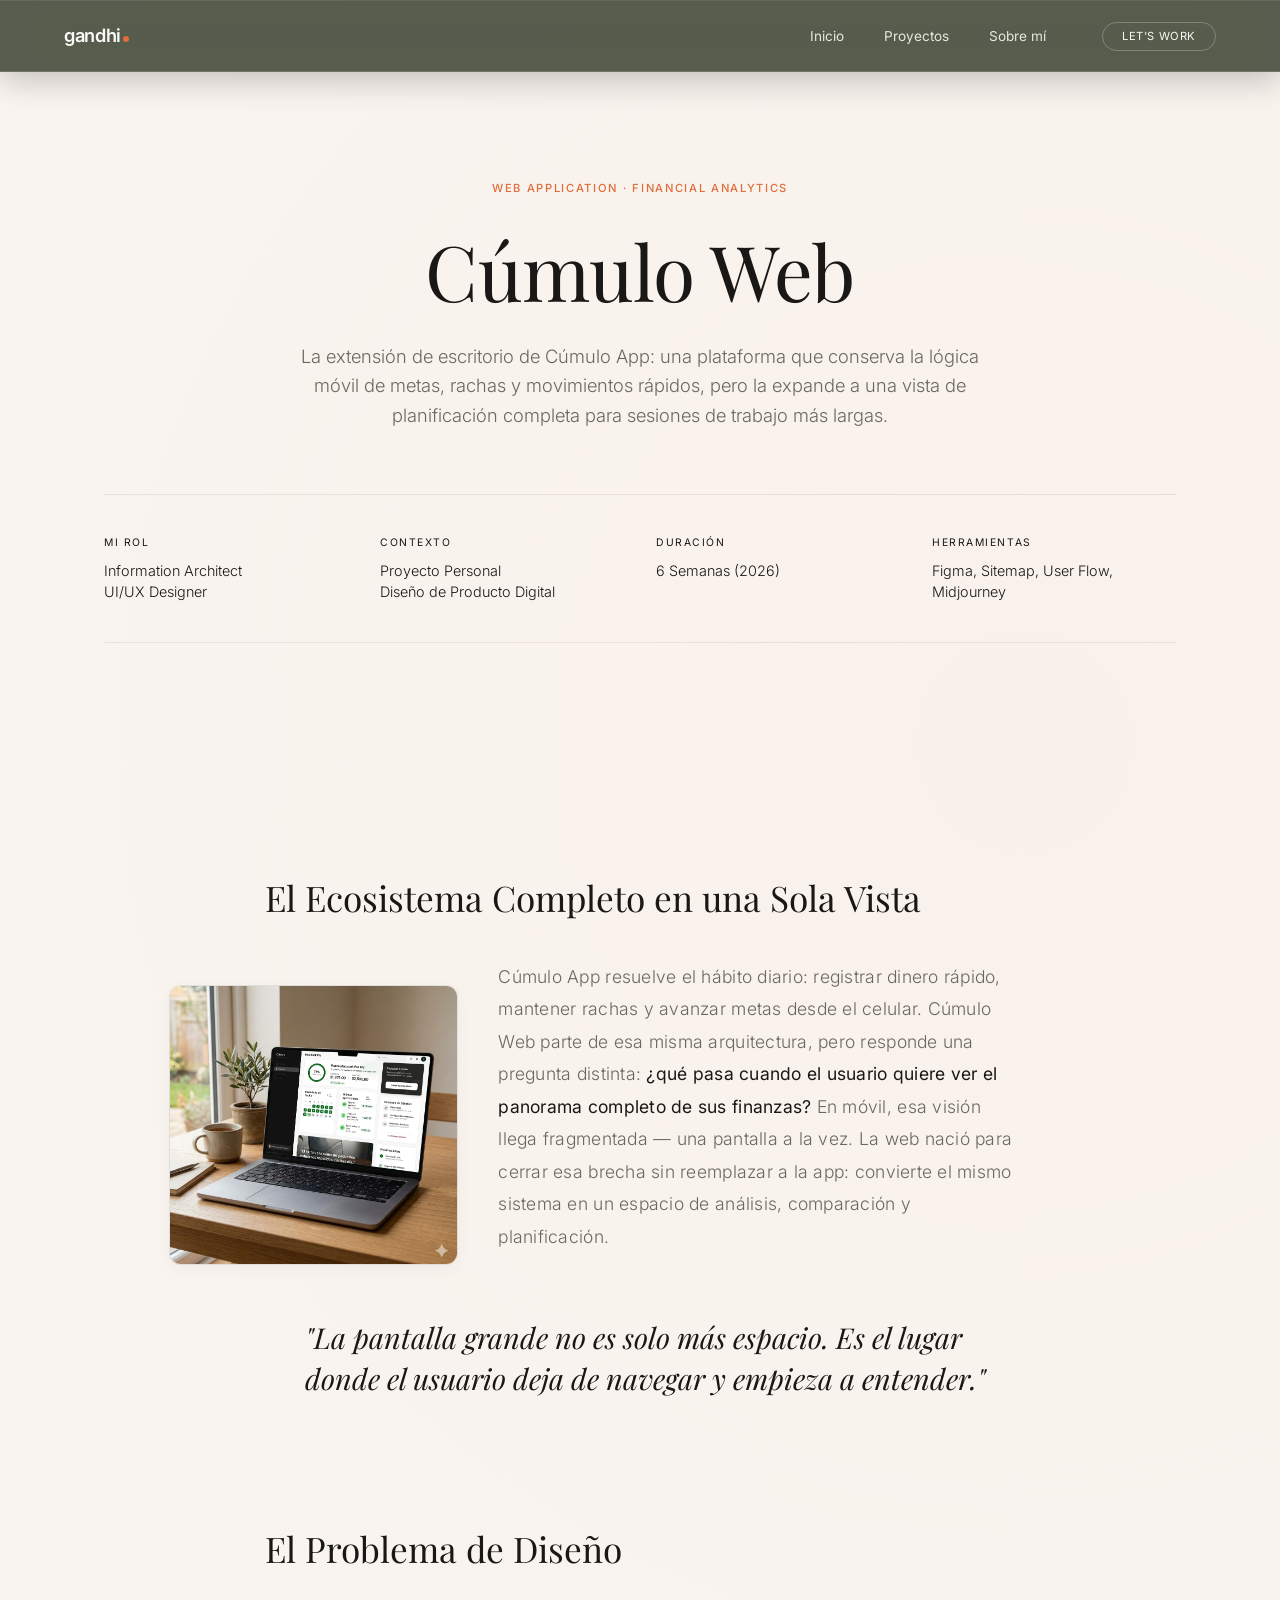
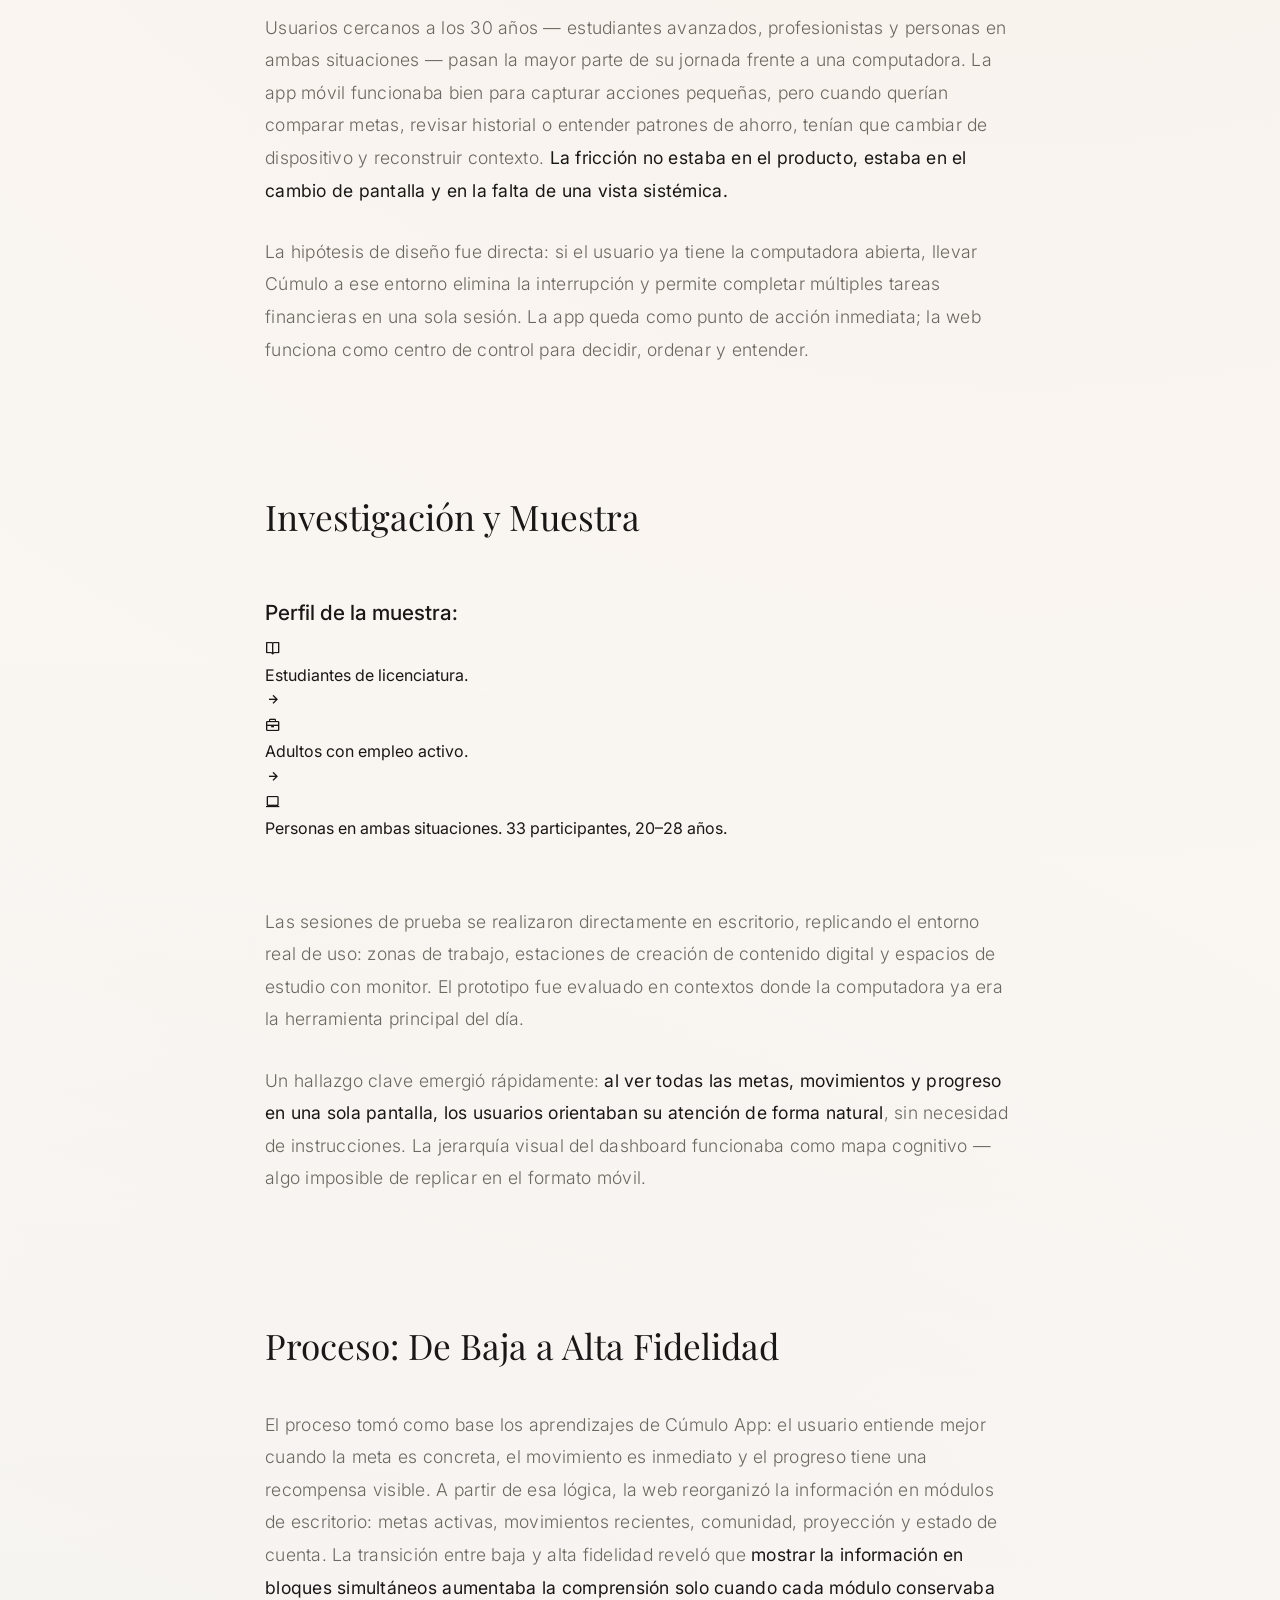
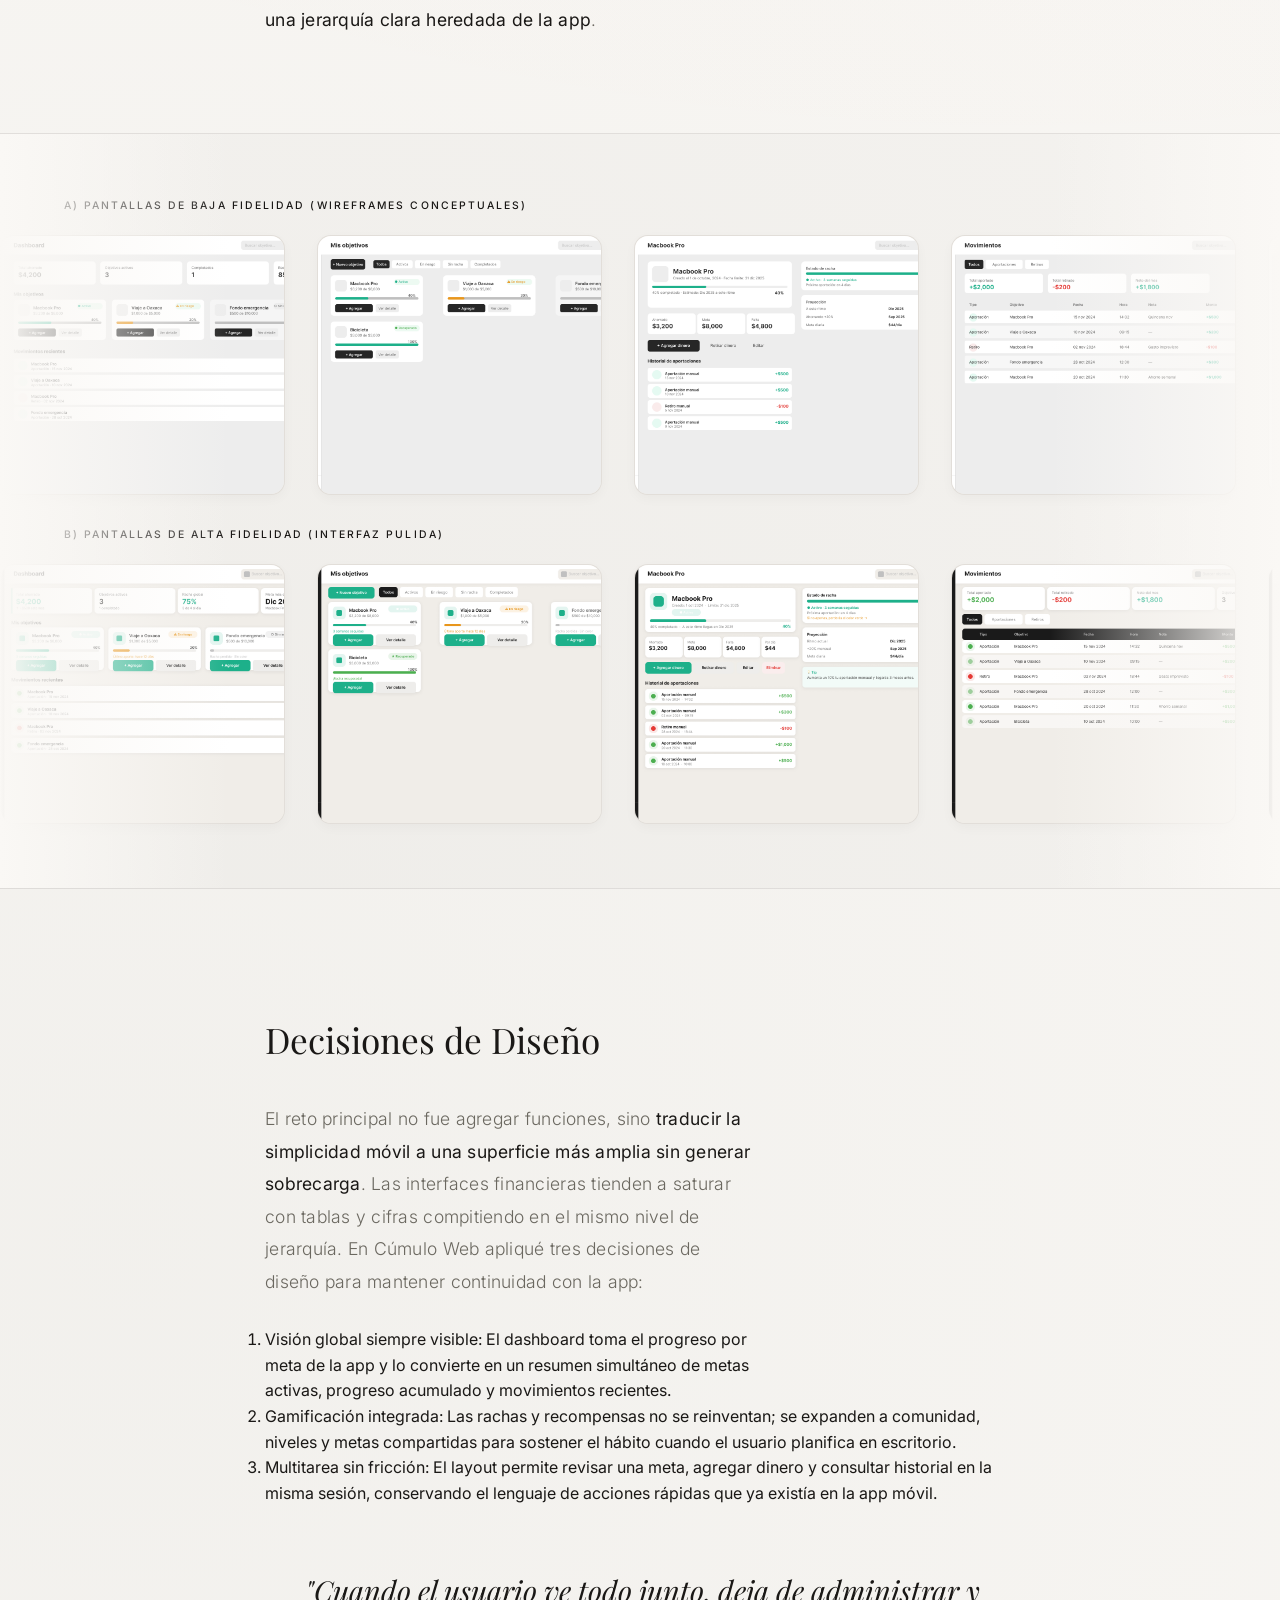
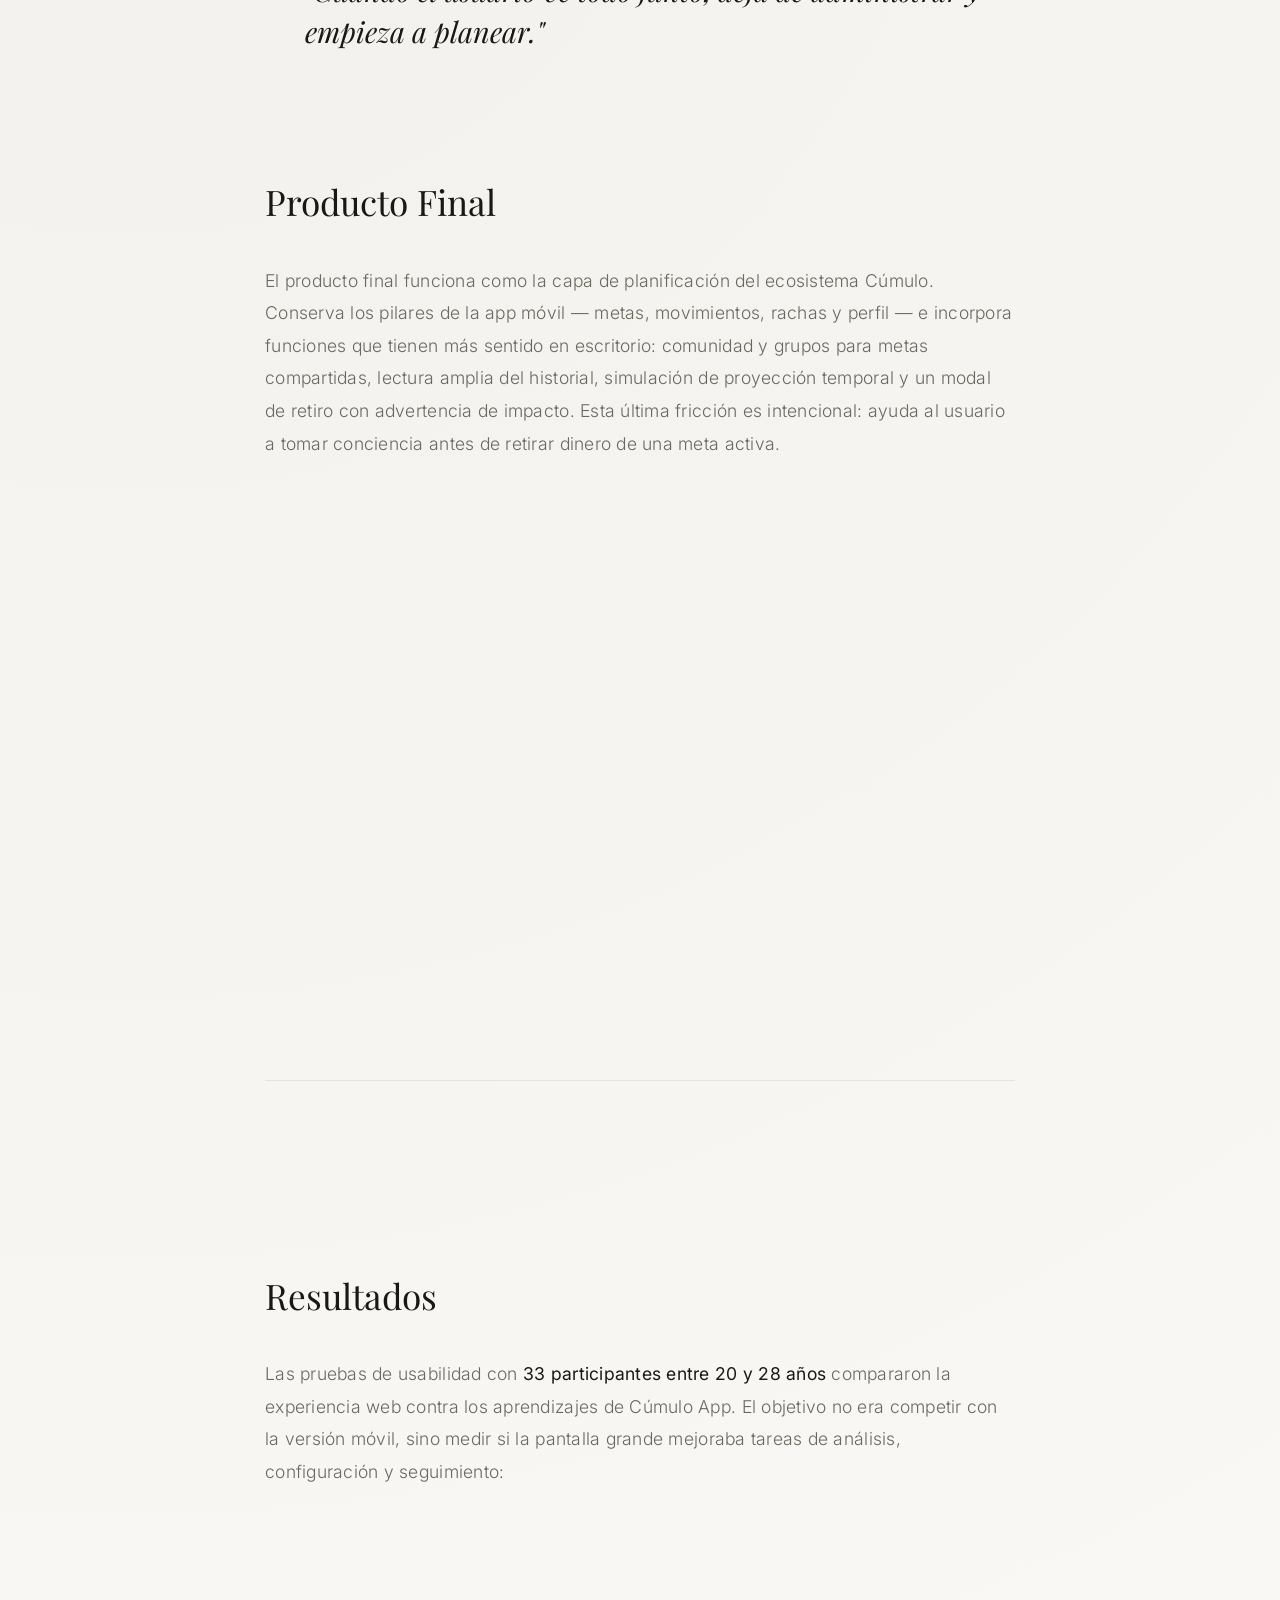
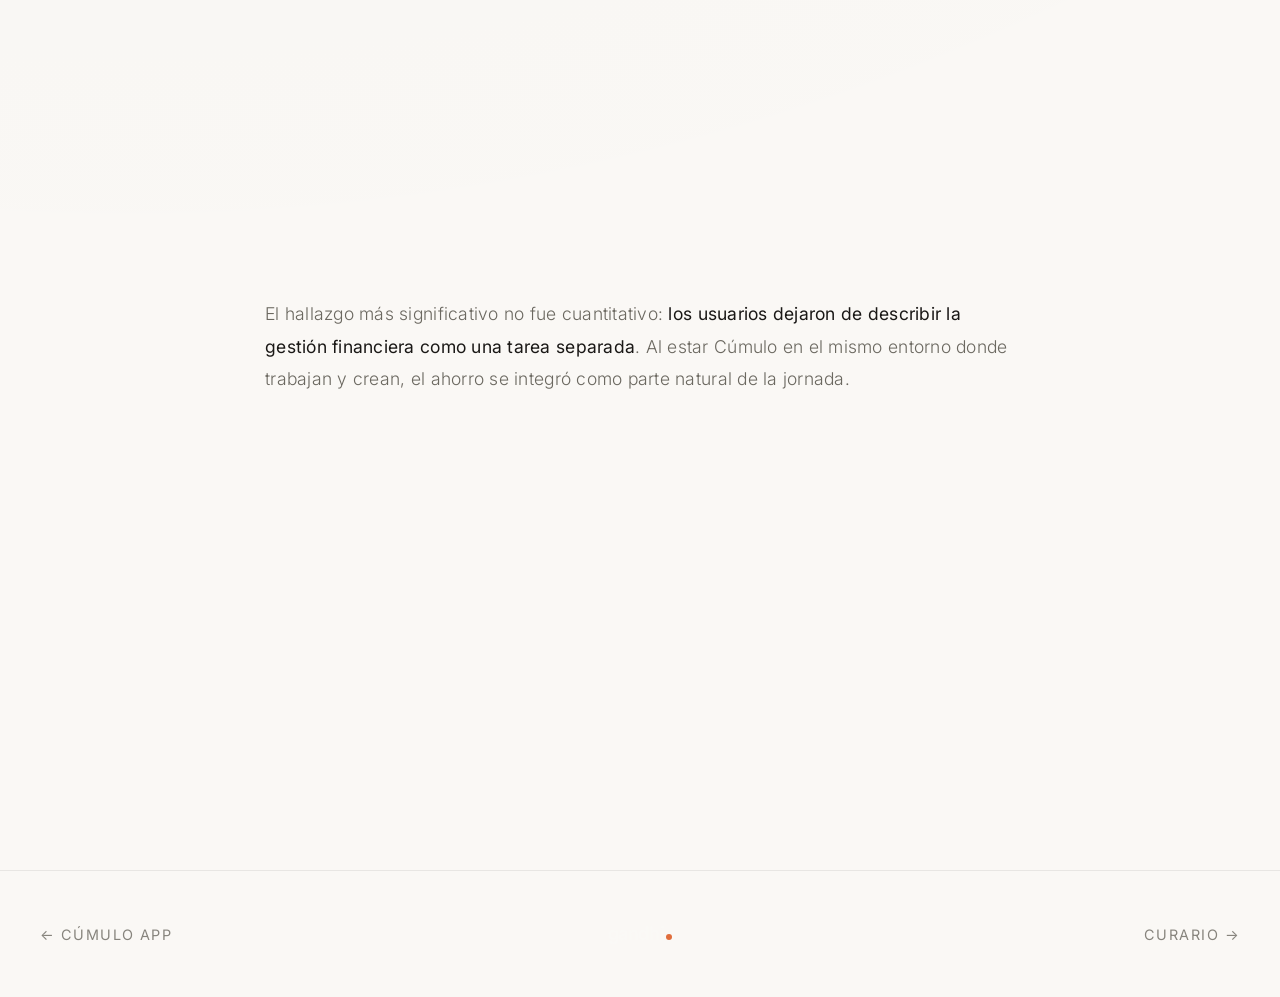
<file: cumulo-web.html>
<!DOCTYPE html>
<html lang="es">
<head>
  <meta charset="UTF-8">
  <meta name="viewport" content="width=device-width, initial-scale=1.0">
  <link rel="icon" type="image/svg+xml" href="data:image/svg+xml,%3Csvg xmlns='http://www.w3.org/2000/svg' viewBox='0 0 100 100'%3E%3Ctext y='75' x='40' font-family='Arial, sans-serif' font-size='85' font-weight='800' fill='%23181818' text-anchor='middle'%3Eg%3C/text%3E%3Ccircle cx='80' cy='70' r='14' fill='%235E6E4C'/%3E%3C/svg%3E">
  <title>Cúmulo Web - Estudio de Caso | Gandhi</title>
  <meta name="description" content="Estudio de caso de Cúmulo Web: plataforma de analítica y seguimiento de metas de ahorro, diseñada a partir de investigación de usuario.">

  <meta property="og:type" content="website">
  <meta property="og:title" content="Cúmulo Web - Estudio de Caso | Gandhi">
  <meta property="og:description" content="Estudio de caso de Cúmulo Web: plataforma de analítica y seguimiento de metas de ahorro, diseñada a partir de investigación de usuario.">
  <meta property="og:image" content="img/Cumulo-Web/cumulo_web_mockup.png">
  <meta property="og:image:width" content="1051">
  <meta property="og:image:height" content="657">
  <meta name="twitter:card" content="summary_large_image">
  
  <link rel="preconnect" href="https://fonts.googleapis.com">
  <link rel="preconnect" href="https://fonts.gstatic.com" crossorigin>
  <link href="https://fonts.googleapis.com/css2?family=Inter:wght@300;400;500&family=Playfair+Display:ital,wght@0,400;0,600;1,400;1,600&display=swap" rel="stylesheet">
  
  <link href="https://unpkg.com/boxicons@2.1.4/css/boxicons.min.css" rel="stylesheet">
  <link rel="stylesheet" href="style.css">
  <link rel="stylesheet" href="case-study-base.css">
  <link rel="stylesheet" href="cumulo-app.css">

  <style>
    /* Case Study Specific Styles (solo lo único de esta página) */

    /* Overlay en imágenes flotantes */
    .article-image {
      position: relative;
      overflow: hidden;
    }
    .img-overlay {
      position: absolute;
      bottom: 0;
      left: 0;
      right: 0;
      background: linear-gradient(to top, rgba(15,15,15,0.75) 0%, transparent 100%);
      padding: 1.2rem 1rem 0.8rem;
      opacity: 0;
      transition: opacity 0.3s ease;
    }
    .article-image:hover .img-overlay {
      opacity: 1;
    }
    .img-overlay span {
      color: #FAF9F6;
      font-size: 0.7rem;
      text-transform: uppercase;
      letter-spacing: 0.1em;
      font-family: var(--font-sans);
    }

    /* Custom overrides to remove filters, tilts, and adjust size for web screenshots */
    .article-body .article-image {
      max-width: 320px; /* Un poco más anchas para pantallas de escritorio */
      transform: none !important;
      border-radius: 12px;
      box-shadow: 0 4px 16px rgba(0, 0, 0, 0.04) !important;
      background: var(--bg-card);
      border: 1px solid var(--border-delicate);
    }
    .article-body .article-image:hover {
      transform: translateY(-4px) !important;
      box-shadow: 0 12px 24px rgba(0, 0, 0, 0.08) !important;
    }
    .article-body .article-image.pull-left {
      float: left;
      margin: 1.5rem 2.5rem 1.5rem -6rem; /* Un poco más de aire */
    }
    .article-body .article-image.pull-right {
      float: right;
      margin: 1.5rem -6rem 1.5rem 2.5rem;
    }
    .article-body .article-image img {
      filter: none !important;
    }
    .article-body .article-image:hover img {
      filter: none !important;
    }

    .article-body .marquee-card {
      width: 285px;
      border-radius: 14px;
    }

    .article-body .marquee-row {
      gap: 2rem;
    }
    
    @media (max-width: 900px) {
      .article-body .article-image.pull-left,
      .article-body .article-image.pull-right {
        float: none;
        margin: 2rem auto;
        max-width: 100%;
      }

      .article-body .marquee-card {
        width: 225px;
      }
    }
  </style>
</head>
<body>
    <nav class="glass-nav">
    <a href="index.html" class="logo">gandhi<span class="logo-dot"></span></a>
    <button class="menu-toggle" id="mobile-menu" type="button" aria-label="Abrir menú" aria-expanded="false" aria-controls="nav-links-list">
      <span class="bar"></span>
      <span class="bar"></span>
      <span class="bar"></span>
    </button>
    <ul class="nav-links" id="nav-links-list">
      <li><a href="index.html#inicio">Inicio</a></li>
      <li><a href="index.html#proyectos">Proyectos</a></li>
      <li><a href="index.html#sobre-mi">Sobre mí</a></li>
      <li><a href="contacto.html" class="nav-cta">Let's Work</a></li>
    </ul>
  </nav>

  <main>
    <section class="case-hero compact-hero observer-item fade-in-up">
      <span class="eyebrow" style="margin-bottom: 1.5rem;">Web Application · Financial Analytics</span>
      <h1 class="serif-title case-title">Cúmulo Web</h1>
      <p class="case-subtitle">La extensión de escritorio de Cúmulo App: una plataforma que conserva la lógica móvil de metas, rachas y movimientos rápidos, pero la expande a una vista de planificación completa para sesiones de trabajo más largas.</p>
      
      <div class="case-meta-grid">
        <div class="meta-item">
          <span class="meta-label">Mi Rol</span>
          <span class="meta-value">Information Architect<br>UI/UX Designer</span>
        </div>
        <div class="meta-item">
          <span class="meta-label">Contexto</span>
          <span class="meta-value">Proyecto Personal<br>Diseño de Producto Digital</span>
        </div>
        <div class="meta-item">
          <span class="meta-label">Duración</span>
          <span class="meta-value">6 Semanas (2026)</span>
        </div>
        <div class="meta-item">
          <span class="meta-label">Herramientas</span>
          <span class="meta-value">Figma, Sitemap, User Flow, Midjourney</span>
        </div>
      </div>
    </section>

    <article class="article-body">
      <h2>El Ecosistema Completo en una Sola Vista</h2>

      <figure class="article-image pull-left observer-item fade-in-up" style="position: relative;">
        <img src="img/Cumulo-Web/cumulo_web_mockup.png" alt="Cúmulo Web Dashboard Mockup" width="1051" height="657" loading="lazy">
        <div class="img-overlay"><span>Dashboard — Alta fidelidad</span></div>
      </figure>

      <p class="spacer-extra">Cúmulo App resuelve el hábito diario: registrar dinero rápido, mantener rachas y avanzar metas desde el celular. Cúmulo Web parte de esa misma arquitectura, pero responde una pregunta distinta: <strong>¿qué pasa cuando el usuario quiere ver el panorama completo de sus finanzas?</strong> En móvil, esa visión llega fragmentada — una pantalla a la vez. La web nació para cerrar esa brecha sin reemplazar a la app: convierte el mismo sistema en un espacio de análisis, comparación y planificación.</p>

      <div class="insight-quote" style="clear: both;">
        "La pantalla grande no es solo más espacio. Es el lugar donde el usuario deja de navegar y empieza a entender."
      </div>

      <h2>El Problema de Diseño</h2>

      <p class="spacer-extra">Usuarios cercanos a los 30 años — estudiantes avanzados, profesionistas y personas en ambas situaciones — pasan la mayor parte de su jornada frente a una computadora. La app móvil funcionaba bien para capturar acciones pequeñas, pero cuando querían comparar metas, revisar historial o entender patrones de ahorro, tenían que cambiar de dispositivo y reconstruir contexto. <strong>La fricción no estaba en el producto, estaba en el cambio de pantalla y en la falta de una vista sistémica.</strong></p>

      <p class="spacer-extra">La hipótesis de diseño fue directa: si el usuario ya tiene la computadora abierta, llevar Cúmulo a ese entorno elimina la interrupción y permite completar múltiples tareas financieras en una sola sesión. La app queda como punto de acción inmediata; la web funciona como centro de control para decidir, ordenar y entender.</p>

      <h2>Investigación y Muestra</h2>

      <h3 style="color: var(--text-main); font-weight: 500; font-family: var(--font-sans); margin-top: 3.5rem; margin-bottom: 0.5rem; font-size: 1.3rem;">Perfil de la muestra:</h3>
      <div class="user-flow" style="margin-bottom: 4rem;">
        <div class="flow-step">
          <div class="flow-icon"><i class='bx bx-book-open'></i></div>
          <div class="flow-text">Estudiantes de licenciatura.</div>
        </div>
        <div class="flow-arrow"><i class='bx bx-right-arrow-alt'></i></div>
        <div class="flow-step">
          <div class="flow-icon"><i class='bx bx-briefcase'></i></div>
          <div class="flow-text">Adultos con empleo activo.</div>
        </div>
        <div class="flow-arrow"><i class='bx bx-right-arrow-alt'></i></div>
        <div class="flow-step goal">
          <div class="flow-icon"><i class='bx bx-laptop'></i></div>
          <div class="flow-text">Personas en ambas situaciones. 33 participantes, 20–28 años.</div>
        </div>
      </div>

      <p class="spacer-extra">Las sesiones de prueba se realizaron directamente en escritorio, replicando el entorno real de uso: zonas de trabajo, estaciones de creación de contenido digital y espacios de estudio con monitor. El prototipo fue evaluado en contextos donde la computadora ya era la herramienta principal del día.</p>

      <p class="spacer-extra">Un hallazgo clave emergió rápidamente: <strong>al ver todas las metas, movimientos y progreso en una sola pantalla, los usuarios orientaban su atención de forma natural</strong>, sin necesidad de instrucciones. La jerarquía visual del dashboard funcionaba como mapa cognitivo — algo imposible de replicar en el formato móvil.</p>

      <h2>Proceso: De Baja a Alta Fidelidad</h2>

      <p class="spacer-extra">El proceso tomó como base los aprendizajes de Cúmulo App: el usuario entiende mejor cuando la meta es concreta, el movimiento es inmediato y el progreso tiene una recompensa visible. A partir de esa lógica, la web reorganizó la información en módulos de escritorio: metas activas, movimientos recientes, comunidad, proyección y estado de cuenta. La transición entre baja y alta fidelidad reveló que <strong>mostrar la información en bloques simultáneos aumentaba la comprensión solo cuando cada módulo conservaba una jerarquía clara heredada de la app</strong>.</p>

      <!-- CARRUSEL DOBLE: Baja + Alta fidelidad -->
      <section class="marquee-container observer-item fade-in-up">
        <div class="marquee-wrapper">
          <div class="marquee-title-row">A) Pantallas de Baja Fidelidad (Wireframes conceptuales)</div>
          <div class="marquee-row left">
            <div class="marquee-card"><img src="img/Cumulo-Web/W-HM — Dashboard.png" alt="Dashboard Low" width="1800" height="1125" loading="lazy"></div>
            <div class="marquee-card"><img src="img/Cumulo-Web/W-OBJ — Lista Objetivos.png" alt="Objetivos Low" width="1800" height="1125" loading="lazy"></div>
            <div class="marquee-card"><img src="img/Cumulo-Web/W-DET — Detalle Objetivo.png" alt="Detalle Low" width="1800" height="1125" loading="lazy"></div>
            <div class="marquee-card"><img src="img/Cumulo-Web/W-MOV — Historial.png" alt="Movimientos Low" width="1800" height="1125" loading="lazy"></div>
            <div class="marquee-card"><img src="img/Cumulo-Web/W-PER — Perfil y Ajustes.png" alt="Perfil Low" width="1800" height="1125" loading="lazy"></div>
            <div class="marquee-card"><img src="img/Cumulo-Web/W - Retirar.png" alt="Retirar Low" width="1800" height="1125" loading="lazy"></div>
            <div class="marquee-card"><img src="img/Cumulo-Web/W-CEL — Modal Celebración.png" alt="Celebración Low" width="1800" height="1125" loading="lazy"></div>
            <!-- Duplicado para loop infinito -->
            <div class="marquee-card"><img src="img/Cumulo-Web/W-HM — Dashboard.png" alt="Dashboard Low" width="1800" height="1125" loading="lazy"></div>
            <div class="marquee-card"><img src="img/Cumulo-Web/W-OBJ — Lista Objetivos.png" alt="Objetivos Low" width="1800" height="1125" loading="lazy"></div>
            <div class="marquee-card"><img src="img/Cumulo-Web/W-DET — Detalle Objetivo.png" alt="Detalle Low" width="1800" height="1125" loading="lazy"></div>
            <div class="marquee-card"><img src="img/Cumulo-Web/W-MOV — Historial.png" alt="Movimientos Low" width="1800" height="1125" loading="lazy"></div>
            <div class="marquee-card"><img src="img/Cumulo-Web/W-PER — Perfil y Ajustes.png" alt="Perfil Low" width="1800" height="1125" loading="lazy"></div>
            <div class="marquee-card"><img src="img/Cumulo-Web/W - Retirar.png" alt="Retirar Low" width="1800" height="1125" loading="lazy"></div>
            <div class="marquee-card"><img src="img/Cumulo-Web/W-CEL — Modal Celebración.png" alt="Celebración Low" width="1800" height="1125" loading="lazy"></div>
          </div>
        </div>

        <div class="marquee-wrapper">
          <div class="marquee-title-row">B) Pantallas de Alta Fidelidad (Interfaz Pulida)</div>
          <div class="marquee-row right">
            <div class="marquee-card"><img src="img/Cumulo-Web/HF W-HM — Dashboard.png" alt="Dashboard Hi" width="1800" height="1125" loading="lazy"></div>
            <div class="marquee-card"><img src="img/Cumulo-Web/HF W-OBJ — Lista Objetivos.png" alt="Objetivos Hi" width="1800" height="1125" loading="lazy"></div>
            <div class="marquee-card"><img src="img/Cumulo-Web/HF W-DET — Detalle Objetivo.png" alt="Detalle Hi" width="1800" height="1125" loading="lazy"></div>
            <div class="marquee-card"><img src="img/Cumulo-Web/HF W-MOV — Historial.png" alt="Movimientos Hi" width="1800" height="1125" loading="lazy"></div>
            <div class="marquee-card"><img src="img/Cumulo-Web/HF W-PER — Perfil.png" alt="Perfil Hi" width="1800" height="1125" loading="lazy"></div>
            <div class="marquee-card"><img src="img/Cumulo-Web/HF W-ADD — Modal Agregar.png" alt="Agregar Hi" width="1800" height="1125" loading="lazy"></div>
            <div class="marquee-card"><img src="img/Cumulo-Web/HF W-CEL — Modal Celebración.png" alt="Celebración Hi" width="1800" height="1125" loading="lazy"></div>
            <!-- Duplicado para loop infinito -->
            <div class="marquee-card"><img src="img/Cumulo-Web/HF W-HM — Dashboard.png" alt="Dashboard Hi" width="1800" height="1125" loading="lazy"></div>
            <div class="marquee-card"><img src="img/Cumulo-Web/HF W-OBJ — Lista Objetivos.png" alt="Objetivos Hi" width="1800" height="1125" loading="lazy"></div>
            <div class="marquee-card"><img src="img/Cumulo-Web/HF W-DET — Detalle Objetivo.png" alt="Detalle Hi" width="1800" height="1125" loading="lazy"></div>
            <div class="marquee-card"><img src="img/Cumulo-Web/HF W-MOV — Historial.png" alt="Movimientos Hi" width="1800" height="1125" loading="lazy"></div>
            <div class="marquee-card"><img src="img/Cumulo-Web/HF W-PER — Perfil.png" alt="Perfil Hi" width="1800" height="1125" loading="lazy"></div>
            <div class="marquee-card"><img src="img/Cumulo-Web/HF W-ADD — Modal Agregar.png" alt="Agregar Hi" width="1800" height="1125" loading="lazy"></div>
            <div class="marquee-card"><img src="img/Cumulo-Web/HF W-CEL — Modal Celebración.png" alt="Celebración Hi" width="1800" height="1125" loading="lazy"></div>
          </div>
        </div>
      </section>

      <h2>Decisiones de Diseño</h2>

      <figure class="article-image pull-right observer-item fade-in-up" style="position: relative;">
        <img src="img/Cumulo-Web/Final/Movimientos — Cúmulo.png" alt="Historial de movimientos producto final" width="1800" height="1125" loading="lazy">
        <div class="img-overlay"><span>Historial de movimientos — Producto final</span></div>
      </figure>

      <p class="spacer-extra">El reto principal no fue agregar funciones, sino <strong>traducir la simplicidad móvil a una superficie más amplia sin generar sobrecarga</strong>. Las interfaces financieras tienden a saturar con tablas y cifras compitiendo en el mismo nivel de jerarquía. En Cúmulo Web apliqué tres decisiones de diseño para mantener continuidad con la app:</p>

      <ol class="numbered-list">
        <li><strong>Visión global siempre visible:</strong> El dashboard toma el progreso por meta de la app y lo convierte en un resumen simultáneo de metas activas, progreso acumulado y movimientos recientes.</li>
        <li><strong>Gamificación integrada:</strong> Las rachas y recompensas no se reinventan; se expanden a comunidad, niveles y metas compartidas para sostener el hábito cuando el usuario planifica en escritorio.</li>
        <li><strong>Multitarea sin fricción:</strong> El layout permite revisar una meta, agregar dinero y consultar historial en la misma sesión, conservando el lenguaje de acciones rápidas que ya existía en la app móvil.</li>
      </ol>

      <div class="insight-quote" style="clear: both;">
        "Cuando el usuario ve todo junto, deja de administrar y empieza a planear."
      </div>

      <!-- CARRUSEL PRODUCTO FINAL -->
      <h2>Producto Final</h2>
      <p class="spacer-extra">El producto final funciona como la capa de planificación del ecosistema Cúmulo. Conserva los pilares de la app móvil — metas, movimientos, rachas y perfil — e incorpora funciones que tienen más sentido en escritorio: comunidad y grupos para metas compartidas, lectura amplia del historial, simulación de proyección temporal y un modal de retiro con advertencia de impacto. Esta última fricción es intencional: ayuda al usuario a tomar conciencia antes de retirar dinero de una meta activa.</p>

      <section class="marquee-container observer-item fade-in-up">
        <div class="marquee-wrapper">
          <div class="marquee-title-row">Estado Final — Producto Rediseñado Completo</div>
          <div class="marquee-row left">
            <div class="marquee-card"><img src="img/Cumulo-Web/Final/Dashboard — Cúmulo.png" alt="Dashboard Final" width="1800" height="1177" loading="lazy"></div>
            <div class="marquee-card"><img src="img/Cumulo-Web/Final/Mis Objetivos — Cúmulo.png" alt="Objetivos Final" width="1800" height="1177" loading="lazy"></div>
            <div class="marquee-card"><img src="img/Cumulo-Web/Final/Detalle de Objetivo — Cúmulo.png" alt="Detalle Final" width="1800" height="1170" loading="lazy"></div>
            <div class="marquee-card"><img src="img/Cumulo-Web/Final/Movimientos — Cúmulo.png" alt="Movimientos Final" width="1800" height="1170" loading="lazy"></div>
            <div class="marquee-card"><img src="img/Cumulo-Web/Final/Comunidad y Grupos — Cúmulo.png" alt="Comunidad Final" width="1800" height="1170" loading="lazy"></div>
            <div class="marquee-card"><img src="img/Cumulo-Web/Final/Modal Agregar Dinero — Cúmulo.png" alt="Agregar Final" width="1800" height="1170" loading="lazy"></div>
            <div class="marquee-card"><img src="img/Cumulo-Web/Final/Modal Retirar Dinero — Cúmulo.png" alt="Retirar Final" width="1800" height="1170" loading="lazy"></div>
            <div class="marquee-card"><img src="img/Cumulo-Web/Final/Celebración Objetivo Cumplido — Cúmulo.png" alt="Celebración Final" width="1800" height="1170" loading="lazy"></div>
            <div class="marquee-card"><img src="img/Cumulo-Web/Final/Perfil y Ajustes — Cúmulo.png" alt="Perfil Final" width="1800" height="1170" loading="lazy"></div>
            <div class="marquee-card"><img src="img/Cumulo-Web/Final/Crear Nuevo Objetivo — Cúmulo.png" alt="Crear Objetivo Final" width="1800" height="1170" loading="lazy"></div>
            <!-- Duplicado para loop infinito -->
            <div class="marquee-card"><img src="img/Cumulo-Web/Final/Dashboard — Cúmulo.png" alt="Dashboard Final" width="1800" height="1177" loading="lazy"></div>
            <div class="marquee-card"><img src="img/Cumulo-Web/Final/Mis Objetivos — Cúmulo.png" alt="Objetivos Final" width="1800" height="1177" loading="lazy"></div>
            <div class="marquee-card"><img src="img/Cumulo-Web/Final/Detalle de Objetivo — Cúmulo.png" alt="Detalle Final" width="1800" height="1170" loading="lazy"></div>
            <div class="marquee-card"><img src="img/Cumulo-Web/Final/Movimientos — Cúmulo.png" alt="Movimientos Final" width="1800" height="1170" loading="lazy"></div>
            <div class="marquee-card"><img src="img/Cumulo-Web/Final/Comunidad y Grupos — Cúmulo.png" alt="Comunidad Final" width="1800" height="1170" loading="lazy"></div>
            <div class="marquee-card"><img src="img/Cumulo-Web/Final/Modal Agregar Dinero — Cúmulo.png" alt="Agregar Final" width="1800" height="1170" loading="lazy"></div>
            <div class="marquee-card"><img src="img/Cumulo-Web/Final/Modal Retirar Dinero — Cúmulo.png" alt="Retirar Final" width="1800" height="1170" loading="lazy"></div>
            <div class="marquee-card"><img src="img/Cumulo-Web/Final/Celebración Objetivo Cumplido — Cúmulo.png" alt="Celebración Final" width="1800" height="1170" loading="lazy"></div>
            <div class="marquee-card"><img src="img/Cumulo-Web/Final/Perfil y Ajustes — Cúmulo.png" alt="Perfil Final" width="1800" height="1170" loading="lazy"></div>
            <div class="marquee-card"><img src="img/Cumulo-Web/Final/Crear Nuevo Objetivo — Cúmulo.png" alt="Crear Objetivo Final" width="1800" height="1170" loading="lazy"></div>
          </div>
        </div>
      </section>

      <div class="conclusion-section">
        <h2>Resultados</h2>

        <p class="spacer-extra">Las pruebas de usabilidad con <strong>33 participantes entre 20 y 28 años</strong> compararon la experiencia web contra los aprendizajes de Cúmulo App. El objetivo no era competir con la versión móvil, sino medir si la pantalla grande mejoraba tareas de análisis, configuración y seguimiento:</p>

        <section class="metrics-grid observer-item fade-in-up">
          <div class="metric-card">
            <div class="metric-number">70%</div>
            <div class="metric-label">Menos Tiempo</div>
            <div class="metric-desc">Reducción en el registro de movimientos y configuración de metas frente a la versión móvil.</div>
          </div>
          <div class="metric-card">
            <div class="metric-number">93%</div>
            <div class="metric-label">Consistencia</div>
            <div class="metric-desc">Usuarios mantuvieron el hábito de ahorro desde su entorno de trabajo diario.</div>
          </div>
          <div class="metric-card">
            <div class="metric-number">90%</div>
            <div class="metric-label">Satisfacción</div>
            <div class="metric-desc">Satisfacción general, confirmando coherencia visual y lógica entre app móvil y web.</div>
          </div>
        </section>

        <p class="spacer-extra">El hallazgo más significativo no fue cuantitativo: <strong>los usuarios dejaron de describir la gestión financiera como una tarea separada</strong>. Al estar Cúmulo en el mismo entorno donde trabajan y crean, el ahorro se integró como parte natural de la jornada.</p>

        <div class="future-box observer-item fade-in-up">
          <h3>Siguiente Fase del Ecosistema</h3>
          <p>La Fase III contempla la integración con APIs bancarias mediante Open Banking para eliminar el registro manual por completo. El sistema funcionaría en segundo plano, actualizando el progreso de metas de forma automática y notificando a la app móvil cuando se alcancen hitos relevantes — cerrando el ciclo entre la acción inmediata del móvil y la planificación de la web.</p>
        </div>
      </div>

      <div style="clear: both;"></div>
    </article>
  </main>
  
  <footer style="border-top: 1px solid var(--border-delicate); padding: 3rem 1.5rem; background: var(--bg-color);">
    <div style="max-width: 1200px; margin: 0 auto; display: flex; justify-content: center; align-items: center; position: relative;">
      <a href="cumulo-app.html" style="position: absolute; left: 0; color: var(--text-muted); text-decoration: none; font-size: 0.9rem; text-transform: uppercase; letter-spacing: 0.1em; transition: color 0.3s; opacity: 0.8;">← Cúmulo App</a>
      <div class="logo">gandhi<span class="logo-dot"></span></div>
      <a href="curario.html" style="position: absolute; right: 0; color: var(--text-muted); text-decoration: none; font-size: 0.9rem; text-transform: uppercase; letter-spacing: 0.1em; transition: color 0.3s; opacity: 0.8;">Curario →</a>
    </div>
  </footer>

  <script src="main.js"></script>
</body>
</html>
</file>
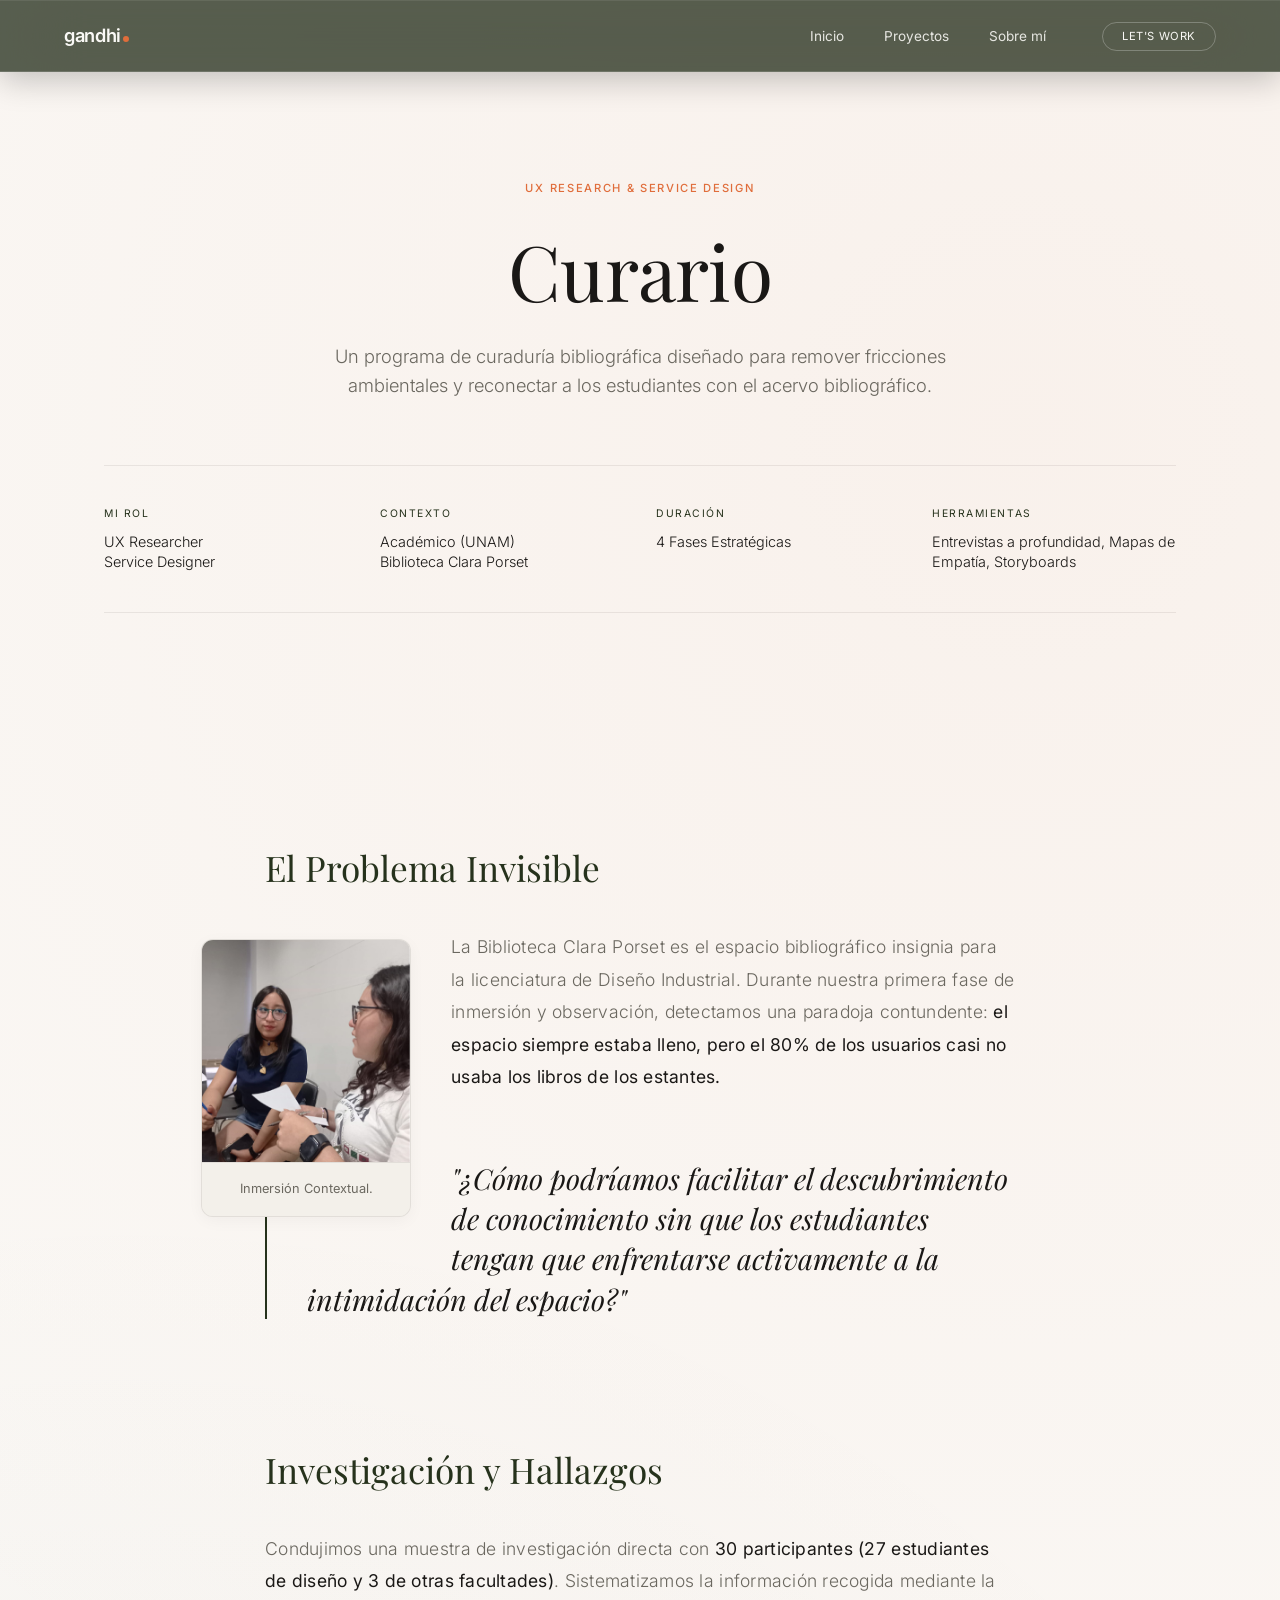
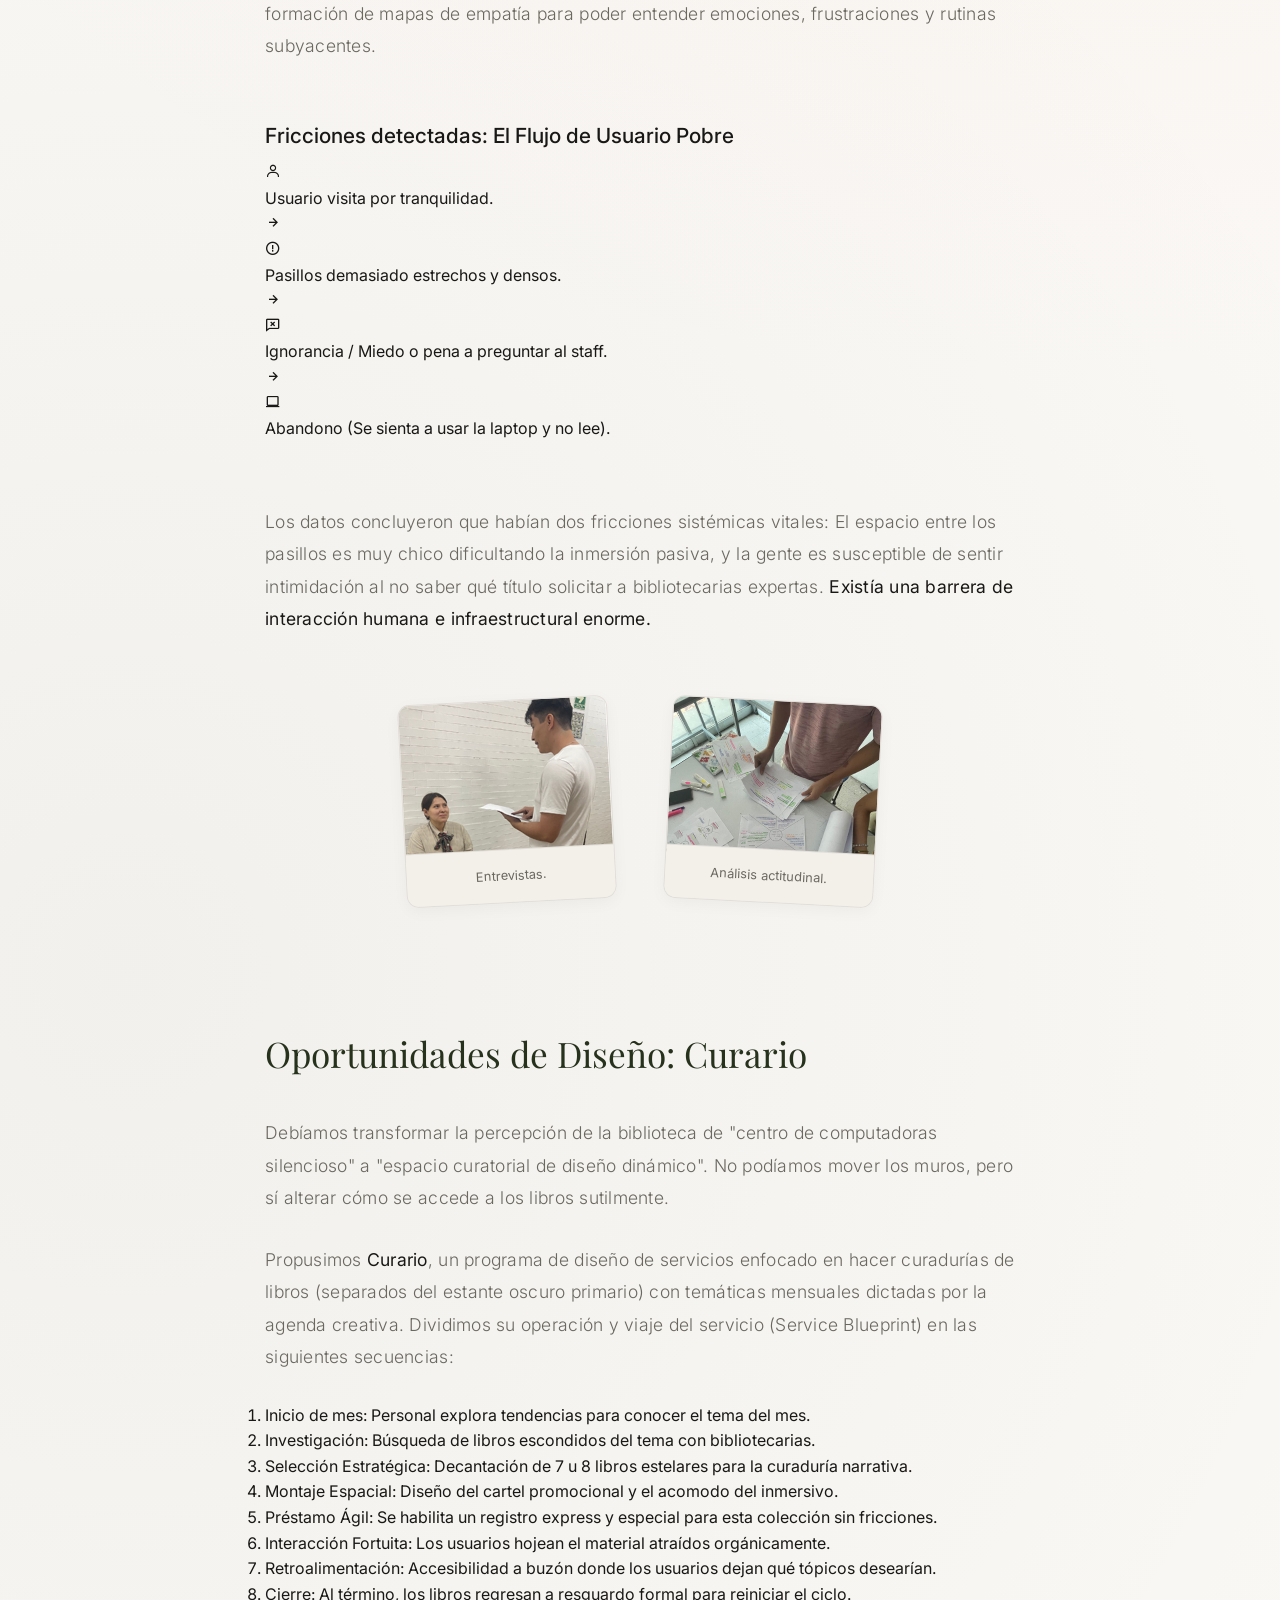
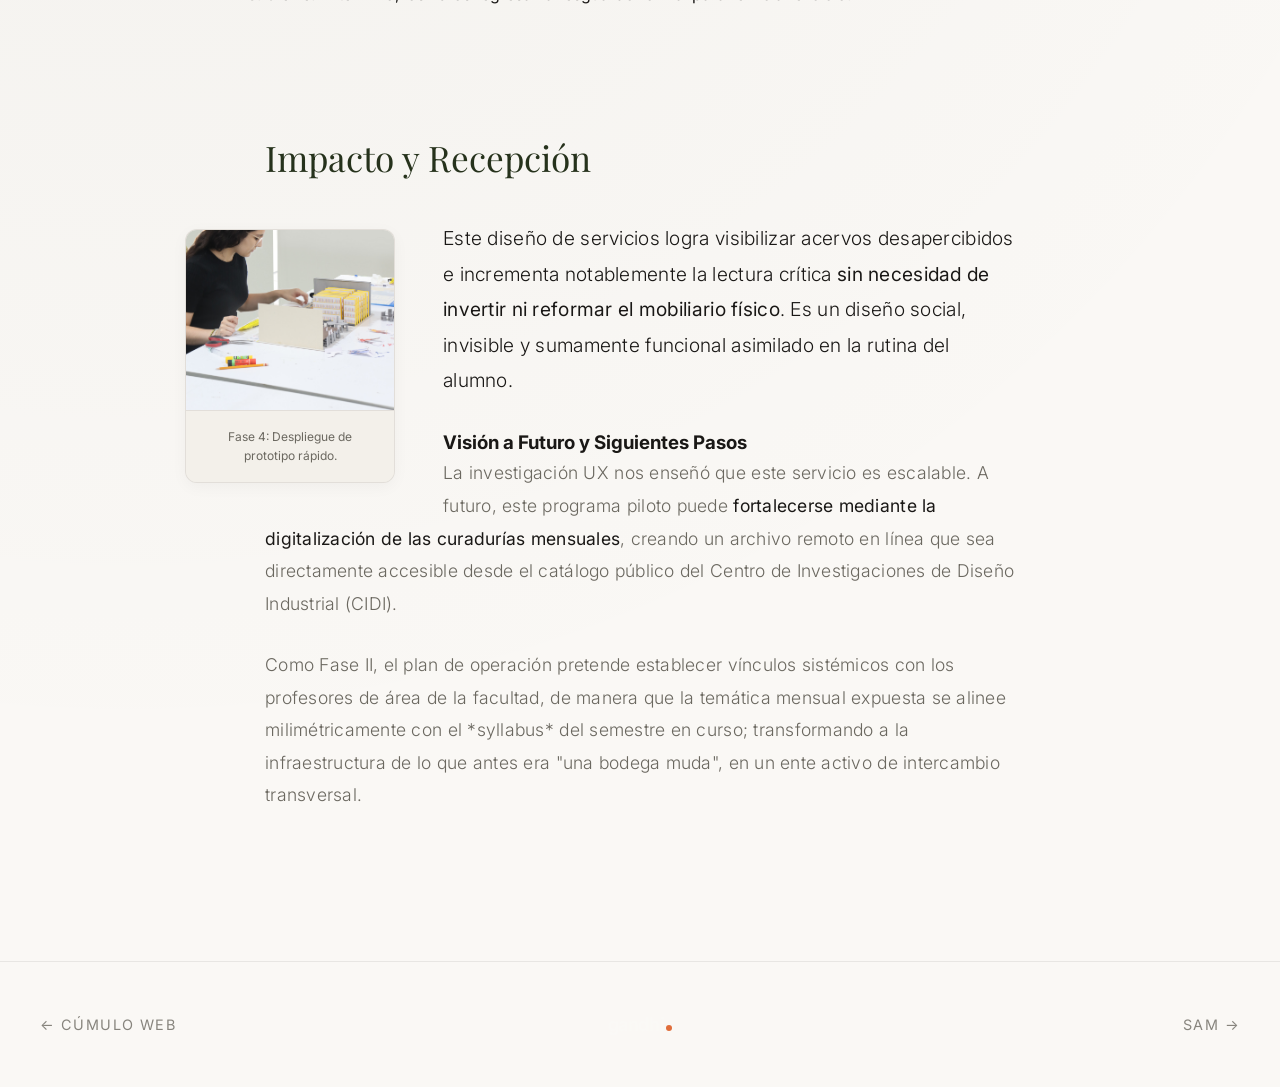
<file: curario.html>
<!DOCTYPE html>
<html lang="es">
<head>
  <meta charset="UTF-8">
  <meta name="viewport" content="width=device-width, initial-scale=1.0">
  <link rel="icon" type="image/svg+xml" href="data:image/svg+xml,%3Csvg xmlns='http://www.w3.org/2000/svg' viewBox='0 0 100 100'%3E%3Ctext y='75' x='40' font-family='Arial, sans-serif' font-size='85' font-weight='800' fill='%23181818' text-anchor='middle'%3Eg%3C/text%3E%3Ccircle cx='80' cy='70' r='14' fill='%235E6E4C'/%3E%3C/svg%3E">
  <title>Curario - Estudio de Caso | Gandhi</title>
  <meta name="description" content="Curario: rediseño de servicio para la Biblioteca Clara Porset (UNAM) que reduce la fricción entre estudiantes y el acervo bibliográfico mediante investigación UX.">

  <meta property="og:type" content="website">
  <meta property="og:title" content="Curario - Estudio de Caso | Gandhi">
  <meta property="og:description" content="Curario: rediseño de servicio para la Biblioteca Clara Porset (UNAM) que reduce la fricción entre estudiantes y el acervo bibliográfico mediante investigación UX.">
  <meta property="og:image" content="img/Curario.png">
  <meta property="og:image:width" content="1799">
  <meta property="og:image:height" content="1153">
  <meta name="twitter:card" content="summary_large_image">
  
  <link rel="preconnect" href="https://fonts.googleapis.com">
  <link rel="preconnect" href="https://fonts.gstatic.com" crossorigin>
  <link href="https://fonts.googleapis.com/css2?family=Inter:wght@300;400;500&family=Playfair+Display:ital,wght@0,400;0,600;1,400;1,600&display=swap" rel="stylesheet">

  <link href="https://unpkg.com/boxicons@2.1.4/css/boxicons.min.css" rel="stylesheet">
  <link rel="stylesheet" href="style.css">
  <link rel="stylesheet" href="case-study-base.css">
  <style>
    /* Case Study Specific Styles (solo lo único de esta página) */

    .case-hero-image {
      width: 100%;
      height: 65vh;
      border-radius: 8px;
      overflow: hidden;
      margin-bottom: 4rem;
    }
    .case-hero-image img {
      width: 100%; height: 100%; object-fit: cover;
    }

    @media (max-width: 900px) {
      .case-hero-image { height: 40vh; }
    }
  </style>
</head>
<body>
    <nav class="glass-nav">
    <a href="index.html" class="logo">gandhi<span class="logo-dot"></span></a>
    <button class="menu-toggle" id="mobile-menu" type="button" aria-label="Abrir menú" aria-expanded="false" aria-controls="nav-links-list">
      <span class="bar"></span>
      <span class="bar"></span>
      <span class="bar"></span>
    </button>
    <ul class="nav-links" id="nav-links-list">
      <li><a href="index.html#inicio">Inicio</a></li>
      <li><a href="index.html#proyectos">Proyectos</a></li>
      <li><a href="index.html#sobre-mi">Sobre mí</a></li>
      <li><a href="contacto.html" class="nav-cta">Let's Work</a></li>
    </ul>
  </nav>

  <main>
    <section class="case-hero compact-hero">
      <span class="eyebrow" style="margin-bottom: 1.5rem;">UX Research & Service Design</span>
      <h1 class="serif-title case-title">Curario</h1>
      <p class="case-subtitle">Un programa de curaduría bibliográfica diseñado para remover fricciones ambientales y reconectar a los estudiantes con el acervo bibliográfico.</p>
      
      <div class="case-meta-grid">
        <div class="meta-item">
          <span class="meta-label">Mi Rol</span>
          <span class="meta-value">UX Researcher<br>Service Designer</span>
        </div>
        <div class="meta-item">
          <span class="meta-label">Contexto</span>
          <span class="meta-value">Académico (UNAM)<br>Biblioteca Clara Porset</span>
        </div>
        <div class="meta-item">
          <span class="meta-label">Duración</span>
          <span class="meta-value">4 Fases Estratégicas</span>
        </div>
        <div class="meta-item">
          <span class="meta-label">Herramientas</span>
          <span class="meta-value">Entrevistas a profundidad, Mapas de Empatía, Storyboards</span>
        </div>
      </div>
    </section>

    <article class="article-body">
      <h2>El Problema Invisible</h2>
      
      <figure class="article-image pull-left observer-item fade-in-up">
        <img src="img/Curario/Entrevista 1.jpg" alt="Entrevista etnográfica en la biblioteca" style="border: none; border-radius: 4px;" width="463" height="512" loading="lazy">
        <figcaption class="observer-item fade-in" style="font-size: 0.8rem; color: var(--text-muted); margin-top: -0.5rem; text-align: center;">Inmersión Contextual.</figcaption>
      </figure>

      <p class="spacer-extra">La Biblioteca Clara Porset es el espacio bibliográfico insignia para la licenciatura de Diseño Industrial. Durante nuestra primera fase de inmersión y observación, detectamos una paradoja contundente: <strong class="highlight-gold">el espacio siempre estaba lleno, pero el 80% de los usuarios casi no usaba los libros de los estantes.</strong></p>
      
      <div class="insight-quote">
        "¿Cómo podríamos facilitar el descubrimiento de conocimiento sin que los estudiantes tengan que enfrentarse activamente a la intimidación del espacio?"
      </div>
      
      <h2>Investigación y Hallazgos</h2>
      <p class="spacer-extra">Condujimos una muestra de investigación directa con <strong class="highlight-gold">30 participantes (27 estudiantes de diseño y 3 de otras facultades)</strong>. Sistematizamos la información recogida mediante la formación de mapas de empatía para poder entender emociones, frustraciones y rutinas subyacentes.</p>
      
      <!-- User Flow Diagram (Puro CSS y HTML Nativo) -->
      <h3 style="color: var(--text-main); font-weight: 500; font-family: var(--font-sans); margin-top: 3.5rem; margin-bottom: 0.5rem; font-size: 1.3rem;">Fricciones detectadas: El Flujo de Usuario Pobre</h3>
      <div class="user-flow" style="margin-bottom: 4rem;">
        <div class="flow-step">
          <div class="flow-icon"><i class='bx bx-user'></i></div>
          <div class="flow-text">Usuario visita por tranquilidad.</div>
        </div>
        <div class="flow-arrow"><i class='bx bx-right-arrow-alt'></i></div>
        <div class="flow-step friction">
          <div class="flow-icon"><i class='bx bx-error-circle'></i></div>
          <div class="flow-text">Pasillos demasiado estrechos y densos.</div>
        </div>
        <div class="flow-arrow"><i class='bx bx-right-arrow-alt'></i></div>
        <div class="flow-step friction">
          <div class="flow-icon"><i class='bx bx-comment-x'></i></div>
          <div class="flow-text">Ignorancia / Miedo o pena a preguntar al staff.</div>
        </div>
        <div class="flow-arrow"><i class='bx bx-right-arrow-alt'></i></div>
        <div class="flow-step friction">
          <div class="flow-icon"><i class='bx bx-laptop'></i></div>
          <div class="flow-text">Abandono (Se sienta a usar la laptop y no lee).</div>
        </div>
      </div>

      <p class="spacer-extra">Los datos concluyeron que habían dos fricciones sistémicas vitales: El espacio entre los pasillos es muy chico dificultando la inmersión pasiva, y la gente es susceptible de sentir intimidación al no saber qué título solicitar a bibliotecarias expertas. <strong class="highlight-gold">Existía una barrera de interacción humana e infraestructural enorme.</strong></p>

      <div style="display: flex; justify-content: center; gap: 3.5rem; margin: 4rem 0; flex-wrap: wrap;">
        <figure class="article-image tilt-left observer-item fade-in-up" style="margin: 0;">
          <img src="img/Curario/Entrevista 2.jpg" alt="Entrevistas" style="aspect-ratio: 4/3; object-fit: cover;" width="360" height="390" loading="lazy">
          <figcaption class="observer-item fade-in" style="font-size: 0.8rem; color: var(--text-muted); text-align: center; margin-top: -0.5rem;">Entrevistas.</figcaption>
        </figure>

        <figure class="article-image tilt-right observer-item fade-in-up" style="margin: 0;">
          <img src="img/Curario/Mapas de empatia.jpg" alt="Mapas de empatía" style="aspect-ratio: 4/3; object-fit: cover; object-position: top;" width="390" height="512" loading="lazy">
          <figcaption class="observer-item fade-in" style="font-size: 0.8rem; color: var(--text-muted); text-align: center; margin-top: -0.5rem;">Análisis actitudinal.</figcaption>
        </figure>
      </div>

      <h2>Oportunidades de Diseño: Curario</h2>
      <p class="spacer-extra">Debíamos transformar la percepción de la biblioteca de "centro de computadoras silencioso" a "espacio curatorial de diseño dinámico". No podíamos mover los muros, pero sí alterar cómo se accede a los libros sutilmente.</p>

      <p class="spacer-extra">Propusimos <strong class="highlight-gold">Curario</strong>, un programa de diseño de servicios enfocado en hacer curadurías de libros (separados del estante oscuro primario) con temáticas mensuales dictadas por la agenda creativa. Dividimos su operación y viaje del servicio (Service Blueprint) en las siguientes secuencias:</p>

      <ol class="numbered-list">
        <li><strong style="color: var(--text-main);">Inicio de mes:</strong> Personal explora tendencias para conocer el tema del mes.</li>
        <li><strong style="color: var(--text-main);">Investigación:</strong> Búsqueda de libros escondidos del tema con bibliotecarias.</li>
        <li><strong style="color: var(--text-main);">Selección Estratégica:</strong> Decantación de 7 u 8 libros estelares para la curaduría narrativa.</li>
        <li><strong style="color: var(--text-main);">Montaje Espacial:</strong> Diseño del cartel promocional y el acomodo del inmersivo.</li>
        <li><strong style="color: var(--text-main);">Préstamo Ágil:</strong> Se habilita un registro express y especial para esta colección sin fricciones.</li>
        <li><strong style="color: var(--text-main);">Interacción Fortuita:</strong> Los usuarios hojean el material atraídos orgánicamente.</li>
        <li><strong style="color: var(--text-main);">Retroalimentación:</strong> Accesibilidad a buzón donde los usuarios dejan qué tópicos desearían.</li>
        <li><strong style="color: var(--text-main);">Cierre:</strong> Al término, los libros regresan a resguardo formal para reiniciar el ciclo.</li>
      </ol>
      
      <div class="conclusion-section">
        <h2>Impacto y Recepción</h2>
        
        <figure class="article-image pull-left observer-item fade-in-up" style="margin-top: 0.5rem; margin-right: 3rem; margin-left: -5rem; width: 220px;">
          <img src="img/Curario/Maqueta 2.jpg" alt="Testeo físico de Curario" style="height: 180px; object-fit: cover; object-position: bottom;" width="1200" height="1800" loading="lazy">
          <figcaption style="font-size: 0.75rem;">Fase 4: Despliegue de prototipo rápido.</figcaption>
        </figure>

        <p class="spacer-extra" style="font-size: 1.2rem; color: var(--text-main);">Este diseño de servicios logra visibilizar acervos desapercibidos e incrementa notablemente la lectura crítica <strong class="highlight-gold">sin necesidad de invertir ni reformar el mobiliario físico</strong>. Es un diseño social, invisible y sumamente funcional asimilado en la rutina del alumno.</p>
        
        <div class="future-box observer-item fade-in-up">
          <h3>Visión a Futuro y Siguientes Pasos</h3>
          <p>La investigación UX nos enseñó que este servicio es escalable. A futuro, este programa piloto puede <strong>fortalecerse mediante la digitalización de las curadurías mensuales</strong>, creando un archivo remoto en línea que sea directamente accesible desde el catálogo público del Centro de Investigaciones de Diseño Industrial (CIDI).</p>
          <p style="margin-top: 1.5rem;">Como Fase II, el plan de operación pretende establecer vínculos sistémicos con los profesores de área de la facultad, de manera que la temática mensual expuesta se alinee milimétricamente con el *syllabus* del semestre en curso; transformando a la infraestructura de lo que antes era "una bodega muda", en un ente activo de intercambio transversal.</p>
        </div>
      </div>
      
      <!-- Clear floats helper before closing article -->
      <div style="clear: both;"></div>
    </article>
  </main>
  
  <footer style="border-top: 1px solid var(--border-delicate); padding: 3rem 1.5rem; background: var(--bg-color);">
    <div style="max-width: 1200px; margin: 0 auto; display: flex; justify-content: center; align-items: center; position: relative;">
      <a href="cumulo-web.html" style="position: absolute; left: 0; color: var(--text-muted); text-decoration: none; font-size: 0.9rem; text-transform: uppercase; letter-spacing: 0.1em; transition: color 0.3s; opacity: 0.8;">← Cúmulo Web</a>
      <div class="logo">gandhi<span class="logo-dot"></span></div>
      <a href="sam.html" style="position: absolute; right: 0; color: var(--text-muted); text-decoration: none; font-size: 0.9rem; text-transform: uppercase; letter-spacing: 0.1em; transition: color 0.3s; opacity: 0.8;">SAM →</a>
    </div>
  </footer>
  <!-- Animaciones lógicas (Fade In On Scroll) -->
  <script src="main.js"></script>
</body>
</html>
</file>
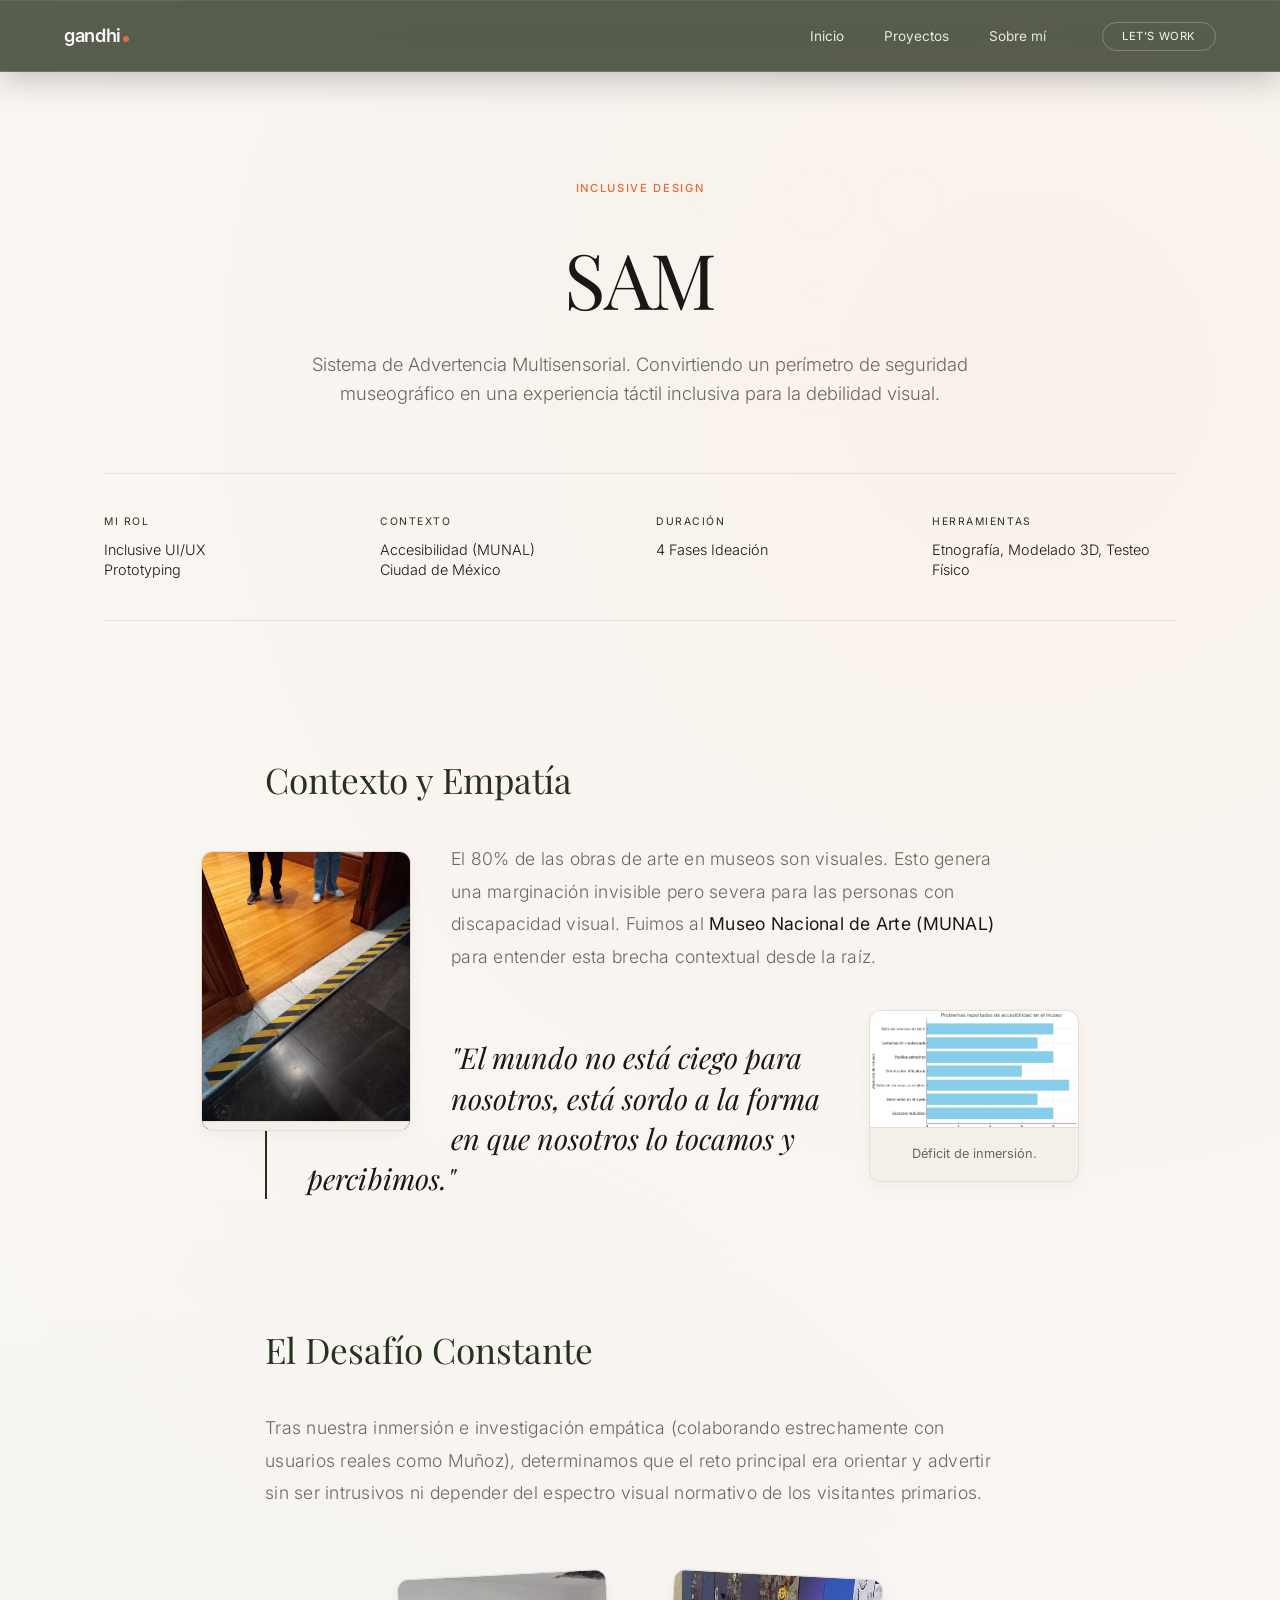
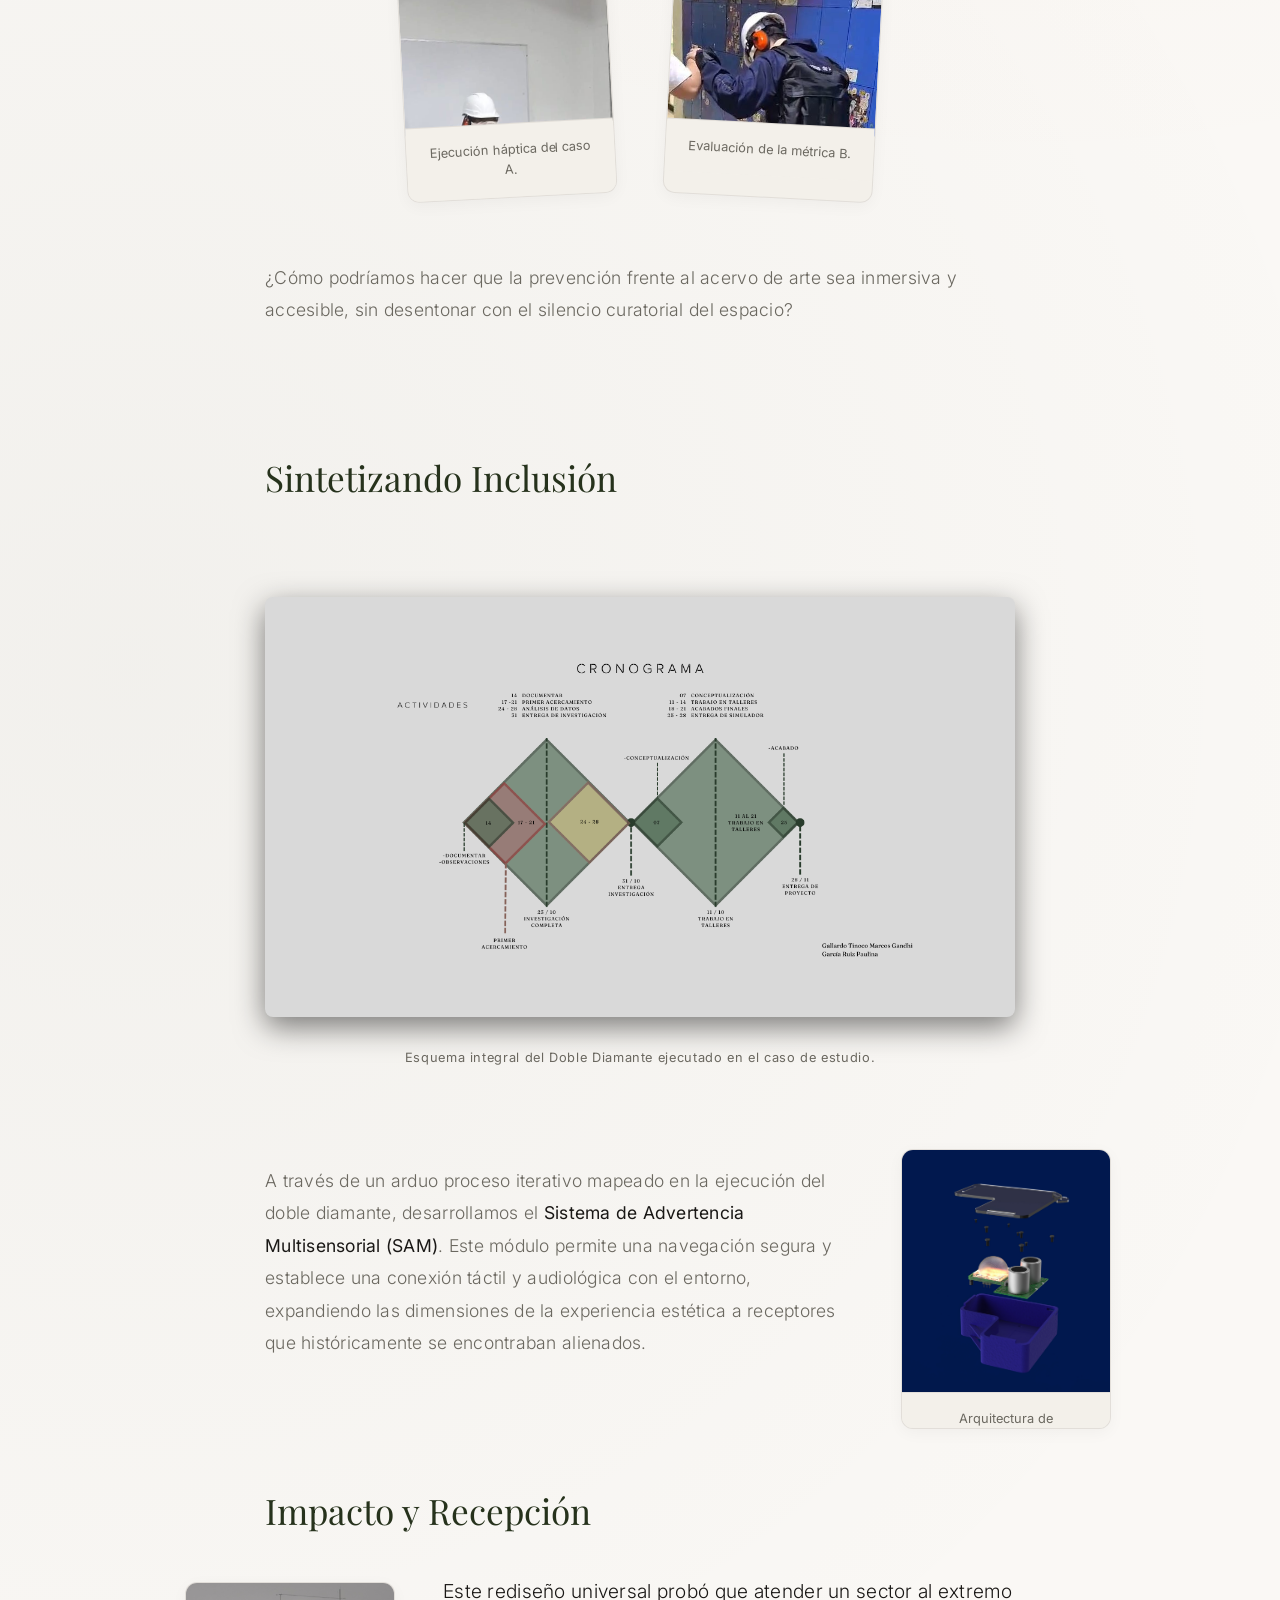
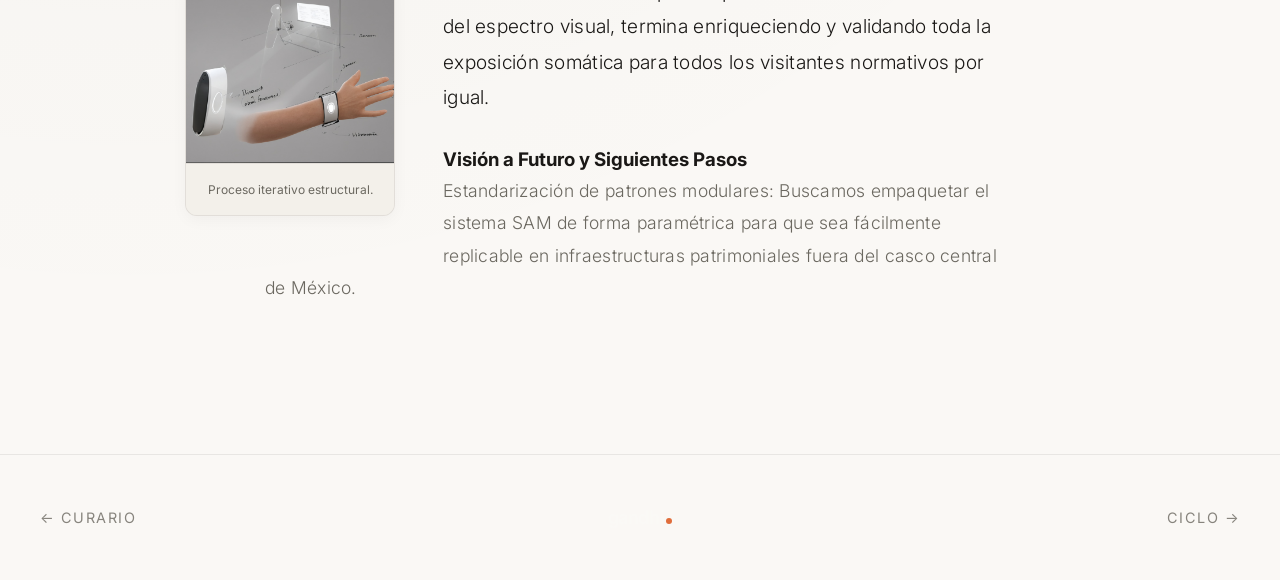
<file: sam.html>
<!DOCTYPE html>
<html lang="es">
<head>
  <meta charset="UTF-8">
  <meta name="viewport" content="width=device-width, initial-scale=1.0">
  <link rel="icon" type="image/svg+xml" href="data:image/svg+xml,%3Csvg xmlns='http://www.w3.org/2000/svg' viewBox='0 0 100 100'%3E%3Ctext y='75' x='40' font-family='Arial, sans-serif' font-size='85' font-weight='800' fill='%23181818' text-anchor='middle'%3Eg%3C/text%3E%3Ccircle cx='80' cy='70' r='14' fill='%235E6E4C'/%3E%3C/svg%3E">
  <title>SAM - Estudio de Caso | Gandhi</title>
  <meta name="description" content="SAM (MUNAL): sistema de advertencia multisensorial que convierte un perímetro de seguridad museográfico en una experiencia táctil inclusiva para debilidad visual.">

  <meta property="og:type" content="website">
  <meta property="og:title" content="SAM - Estudio de Caso | Gandhi">
  <meta property="og:description" content="SAM (MUNAL): sistema de advertencia multisensorial que convierte un perímetro de seguridad museográfico en una experiencia táctil inclusiva para debilidad visual.">
  <meta property="og:image" content="img/SAM.jpg">
  <meta property="og:image:width" content="1280">
  <meta property="og:image:height" content="615">
  <meta name="twitter:card" content="summary_large_image">
  
  <link rel="preconnect" href="https://fonts.googleapis.com">
  <link rel="preconnect" href="https://fonts.gstatic.com" crossorigin>
  <link href="https://fonts.googleapis.com/css2?family=Inter:wght@300;400;500&family=Playfair+Display:ital,wght@0,400;0,600;1,400;1,600&display=swap" rel="stylesheet">
  
  <link rel="stylesheet" href="style.css">
  <link rel="stylesheet" href="case-study-base.css">
  <style>
    /* Case Study Specific Styles (solo lo único de esta página) */

    /* Arquitectura Exclusiva para Diagramas Gigantes */
    .article-diagram {
      margin: 5rem 0;
      text-align: center;
      width: 100%;
    }
    .article-diagram img {
      width: 100%;
      background-color: #FAFAFA; /* Lienzo blanco absoluto para rescatar PNGs transparentes en temáticas oscuras */
      padding: 3rem; /* Respiración perimetral */
      box-sizing: border-box;
      border-radius: 8px;
      box-shadow: 0 10px 30px rgba(0,0,0,0.5);
      filter: brightness(0.85) contrast(1.05) grayscale(50%); /* Matamos la saturación para diagramas gigantes y unificamos con grafito */
      transition: filter 0.6s cubic-bezier(0.16, 1, 0.3, 1), transform 0.6s ease;
    }
    .article-diagram:hover img {
      filter: brightness(1) contrast(1) grayscale(0%);
      transform: scale(1.02);
    }
    .article-diagram figcaption {
      margin-top: 1.5rem;
      font-size: 0.8rem;
      color: var(--text-muted);
      letter-spacing: 0.05em;
    }

  </style>
</head>
<body>
    <nav class="glass-nav">
    <a href="index.html" class="logo">gandhi<span class="logo-dot"></span></a>
    <button class="menu-toggle" id="mobile-menu" type="button" aria-label="Abrir menú" aria-expanded="false" aria-controls="nav-links-list">
      <span class="bar"></span>
      <span class="bar"></span>
      <span class="bar"></span>
    </button>
    <ul class="nav-links" id="nav-links-list">
      <li><a href="index.html#inicio">Inicio</a></li>
      <li><a href="index.html#proyectos">Proyectos</a></li>
      <li><a href="index.html#sobre-mi">Sobre mí</a></li>
      <li><a href="contacto.html" class="nav-cta">Let's Work</a></li>
    </ul>
  </nav>

  <main>
    <section class="case-hero compact-hero observer-item fade-in-up" style="position: relative; z-index: 1; overflow: hidden;">
      
      <!-- Brand Identity / Ethereal Braille Watermark Background -->
      <div class="observer-item fade-in" style="position: absolute; top: 50%; left: 50%; transform: translate(-50%, -50%); width: 130%; max-width: 1800px; z-index: -1; pointer-events: none; opacity: 0.05;">
        <img src="img/SAM/Nombre.png" alt="SAM Watermark" style="width: 100%; height: auto; object-fit: contain;" width="1800" height="1012" loading="lazy">
      </div>

      <span class="eyebrow" style="margin-bottom: 2rem; position: relative;">Inclusive Design</span>
      <h1 class="serif-title case-title" style="margin-top: 1rem; position: relative;">SAM</h1>
      <p class="case-subtitle" style="position: relative;">Sistema de Advertencia Multisensorial. Convirtiendo un perímetro de seguridad museográfico en una experiencia táctil inclusiva para la debilidad visual.</p>
      
      <div class="case-meta-grid">
        <div class="meta-item">
          <span class="meta-label">Mi Rol</span>
          <span class="meta-value">Inclusive UI/UX<br>Prototyping</span>
        </div>
        <div class="meta-item">
          <span class="meta-label">Contexto</span>
          <span class="meta-value">Accesibilidad (MUNAL)<br>Ciudad de México</span>
        </div>
        <div class="meta-item">
          <span class="meta-label">Duración</span>
          <span class="meta-value">4 Fases Ideación</span>
        </div>
        <div class="meta-item">
          <span class="meta-label">Herramientas</span>
          <span class="meta-value">Etnografía, Modelado 3D, Testeo Físico</span>
        </div>
      </div>

    </section>

    <article class="article-body">
      <h2 style="margin-top: 2rem;">Contexto y Empatía</h2>
      
      <figure class="article-image pull-left observer-item fade-in-up">
        <img src="img/SAM/Museo 1.jpg" alt="MUNAL Fachada" width="800" height="1067" loading="lazy">
        <figcaption class="observer-item fade-in" style="font-size: 0.8rem; color: var(--text-muted); margin-top: -0.5rem; text-align: center;">Museo Nacional de Arte.</figcaption>
      </figure>

      <p class="spacer-extra">El 80% de las obras de arte en museos son visuales. Esto genera una marginación invisible pero severa para las personas con discapacidad visual. Fuimos al <strong class="highlight-gold">Museo Nacional de Arte (MUNAL)</strong> para entender esta brecha contextual desde la raíz.</p>

      <figure class="article-image pull-right observer-item fade-in-up">
        <img src="img/SAM/Gráfica.png" alt="Gráfica Contextual" width="1800" height="1073" loading="lazy">
        <figcaption class="observer-item fade-in" style="font-size: 0.8rem; color: var(--text-muted); margin-top: -0.5rem; text-align: center;">Déficit de inmersión.</figcaption>
      </figure>
      
      <div class="insight-quote observer-item fade-in">
        "El mundo no está ciego para nosotros, está sordo a la forma en que nosotros lo tocamos y percibimos."
      </div>
      
      <h2>El Desafío Constante</h2>
      <p class="spacer-extra">Tras nuestra inmersión e investigación empática (colaborando estrechamente con usuarios reales como Muñoz), determinamos que el reto principal era orientar y advertir sin ser intrusivos ni depender del espectro visual normativo de los visitantes primarios.</p>

      <div style="display: flex; justify-content: center; gap: 3.5rem; margin: 4rem 0; flex-wrap: wrap;">
        <figure class="article-image tilt-left observer-item fade-in-up" style="margin: 0;">
          <img src="img/SAM/Foto prueba empatia.jpeg" alt="Empatía 1" style="aspect-ratio: 4/3; object-fit: cover;" width="478" height="850" loading="lazy">
          <figcaption class="observer-item fade-in" style="font-size: 0.8rem; color: var(--text-muted); text-align: center; margin-top: -0.5rem;">Ejecución háptica del caso A.</figcaption>
        </figure>

        <figure class="article-image tilt-right observer-item fade-in-up" style="margin: 0;">
          <img src="img/SAM/Foto prueba empatia 2.jpeg" alt="Empatía 2" style="aspect-ratio: 4/3; object-fit: cover; object-position: top;" width="380" height="762" loading="lazy">
          <figcaption class="observer-item fade-in" style="font-size: 0.8rem; color: var(--text-muted); text-align: center; margin-top: -0.5rem;">Evaluación de la métrica B.</figcaption>
        </figure>
      </div>

      <p class="spacer-extra">¿Cómo podríamos hacer que la prevención frente al acervo de arte sea inmersiva y accesible, sin desentonar con el silencio curatorial del espacio?</p>

      <h2>Sintetizando Inclusión</h2>
      
      <!-- Componente Masivo de Flujo (Diagrama de Doble Diamante) -->
      <figure class="article-diagram observer-item fade-in-up" style="margin: 6rem 0;">
        <img src="img/SAM/Cronograma Doble Diamante - 1.png" alt="Cronograma de Doble Diamante" width="1800" height="1012" loading="lazy">
        <figcaption>Esquema integral del Doble Diamante ejecutado en el caso de estudio.</figcaption>
      </figure>

      <figure class="article-image pull-right observer-item fade-in-up" style="margin-top: -1rem; margin-left: 3rem; margin-right: -6rem; width: 280px;">
        <img src="img/SAM/Render.jpg" alt="Despiece SAM" style="height: 250px; object-fit: cover;" width="800" height="533" loading="lazy">
        <figcaption class="observer-item fade-in" style="font-size: 0.8rem; text-align: center; margin-top: -0.5rem; color: var(--text-muted);">Arquitectura de componentes.</figcaption>
      </figure>

      <p class="spacer-extra">A través de un arduo proceso iterativo mapeado en la ejecución del doble diamante, desarrollamos el <strong class="highlight-gold">Sistema de Advertencia Multisensorial (SAM)</strong>. Este módulo permite una navegación segura y establece una conexión táctil y audiológica con el entorno, expandiendo las dimensiones de la experiencia estética a receptores que históricamente se encontraban alienados.</p>

      <div class="conclusion-section observer-item fade-in-up">
        <h2>Impacto y Recepción</h2>

        <figure class="article-image pull-left observer-item fade-in-up" style="margin-top: 0.5rem; margin-right: 3rem; margin-left: -5rem; width: 220px;">
          <img src="img/SAM/Bocetos.png" alt="Bocetos Táctiles" style="height: 180px; object-fit: cover; object-position: top;" width="800" height="600" loading="lazy">
          <figcaption style="font-size: 0.75rem;">Proceso iterativo estructural.</figcaption>
        </figure>

        <p class="spacer-extra" style="font-size: 1.2rem; color: var(--text-main);">Este rediseño universal probó que atender un sector al extremo del espectro visual, termina enriqueciendo y validando toda la exposición somática para todos los visitantes normativos por igual.</p>
        
        <div class="future-box observer-item fade-in-up">
          <h3>Visión a Futuro y Siguientes Pasos</h3>
          <p>Estandarización de patrones modulares: Buscamos empaquetar el sistema SAM de forma paramétrica para que sea fácilmente replicable en infraestructuras patrimoniales fuera del casco central de México.</p>
        </div>
      </div>
      <div style="clear: both;"></div>
    </article>
  </main>
  
  <!-- Actualización Multidireccional del Footer -->
  <footer style="border-top: 1px solid var(--border-delicate); padding: 3rem 1.5rem; background: var(--bg-color);">
    <div style="max-width: 1200px; margin: 0 auto; display: flex; justify-content: center; align-items: center; position: relative;">
      <a href="curario.html" style="position: absolute; left: 0; color: var(--text-muted); text-decoration: none; font-size: 0.9rem; text-transform: uppercase; letter-spacing: 0.1em; transition: color 0.3s; opacity: 0.8;">← Curario</a>
      <div class="logo">gandhi<span class="logo-dot"></span></div>
      <a href="ciclo.html" style="position: absolute; right: 0; color: var(--text-muted); text-decoration: none; font-size: 0.9rem; text-transform: uppercase; letter-spacing: 0.1em; transition: color 0.3s; opacity: 0.8;">Ciclo →</a>
    </div>
  </footer>
  
  <!-- Animaciones lógicas -->
  <script src="main.js"></script>
</body>
</html>
</file>
<file: style.css>
:root {
  /* Editorial Warm Wabi Sabi Palette */
  --bg-color: #FAF8F5; /* Blanco Cálido Porcelana */
  --bg-card:  #F3F0EA; /* Arena Suave Claro */
  --bg-nav: rgba(38, 48, 30, 0.92); /* Verde Militar Constante */
  
  --text-main: #1A1816; /* Charcoal Cálido Profundo */
  --text-muted: #6B6860; /* Gris cálido */
  --accent-gold: #26321C; /* Verde Oliva Militar */
  --accent-orange: #E06D3B; /* Naranja Cálido de Resalte */
  --accent-warm: #C87A54; /* Terracota / Ámbar Cálido */
  --border-delicate: rgba(26, 24, 22, 0.08); /* Borde suave */

  /* Typography */
  --font-serif: 'Playfair Display', serif;
  --font-sans: 'Inter', sans-serif;
}

* {
  margin: 0;
  padding: 0;
  box-sizing: border-box;
}

html {
  scroll-behavior: smooth;
}

body {
  font-family: var(--font-sans);
  background-color: var(--bg-color);
  color: var(--text-main);
  line-height: 1.6;
  -webkit-font-smoothing: antialiased;
  -moz-osx-font-smoothing: grayscale;
  overflow-x: hidden;
  background-image: 
    radial-gradient(circle at 80% 10%, rgba(224, 109, 59, 0.05) 0%, transparent 40%),
    radial-gradient(circle at 10% 60%, rgba(38, 48, 30, 0.04) 0%, transparent 50%);
}

/* ── PRELOADER ULTRA-LIGERO DE ENTRADA ── */
#preloader {
  position: fixed;
  inset: 0;
  background-color: var(--bg-color);
  z-index: 9999;
  display: flex;
  align-items: center;
  justify-content: center;
  transition: opacity 0.8s cubic-bezier(0.16, 1, 0.3, 1), visibility 0.8s ease;
}

#preloader.loaded {
  opacity: 0;
  visibility: hidden;
  pointer-events: none;
}

.preloader-content {
  text-align: center;
}

.preloader-logo {
  font-family: var(--font-sans);
  font-weight: 600;
  font-size: 2rem;
  color: var(--text-main);
  letter-spacing: -0.02em;
  display: flex;
  align-items: baseline;
  justify-content: center;
  gap: 2px;
}

.preloader-line {
  width: 40px;
  height: 2px;
  background: var(--accent-orange);
  margin: 1rem auto 0 auto;
  border-radius: 2px;
  animation: preloaderPulse 1.2s cubic-bezier(0.4, 0, 0.2, 1) infinite alternate;
}

@keyframes preloaderPulse {
  0% { width: 16px; opacity: 0.3; }
  100% { width: 55px; opacity: 1; }
}

/* Typography Utilities & Headings con Espaciado Holgado */
.serif-title {
  font-family: var(--font-serif);
  font-size: clamp(2.1rem, 4vw, 3.4rem);
  font-weight: 400;
  line-height: 1.25;
  letter-spacing: -0.01em;
  margin-bottom: 1.8rem;
}

.serif-subtitle {
  font-family: var(--font-serif);
  font-size: clamp(1.1rem, 2.2vw, 1.5rem);
  font-weight: 400;
  letter-spacing: 0.06em;
  color: var(--text-muted);
  margin-bottom: 1rem;
  line-height: 1.4;
}

.serif-card-title {
  font-family: var(--font-serif);
  font-size: 1.35rem;
  font-weight: 400;
  margin-bottom: 0.2rem;
  color: #FAF9F6;
}

.italic {
  font-style: italic;
  color: var(--accent-gold);
}

.highlight-orange {
  color: var(--accent-orange) !important;
  font-style: italic;
}

.eyebrow {
  display: block;
  font-family: var(--font-sans);
  font-size: 0.7rem;
  text-transform: uppercase;
  letter-spacing: 0.15em;
  color: var(--accent-orange);
  margin-bottom: 1.2rem;
  font-weight: 500;
}

/* Status Badge matching Navbar Military Olive */
.status-badge {
  display: inline-flex;
  align-items: center;
  gap: 0.6rem;
  padding: 0.45rem 1.15rem;
  background: rgba(38, 50, 28, 0.10);
  border: 1px solid rgba(38, 50, 28, 0.22);
  border-radius: 100px;
  font-size: 0.75rem;
  color: var(--text-main);
  margin-bottom: 2rem;
  font-weight: 500;
}

.status-dot {
  width: 7px;
  height: 7px;
  background-color: rgba(38, 50, 28, 0.9);
  border-radius: 50%;
  box-shadow: 0 0 0 3px rgba(38, 50, 28, 0.22);
  animation: pulseDot 2s infinite;
}

@keyframes pulseDot {
  0% { box-shadow: 0 0 0 0 rgba(38, 50, 28, 0.4); }
  70% { box-shadow: 0 0 0 6px rgba(38, 50, 28, 0); }
  100% { box-shadow: 0 0 0 0 rgba(38, 50, 28, 0); }
}

/* Navbar — Glassmorphism Militar Intensificado */
.glass-nav, .case-nav {
  position: fixed;
  top: 0;
  width: 100%;
  padding: 1.3rem 4rem;
  display: flex;
  justify-content: space-between;
  align-items: center;
  background: rgba(38, 48, 30, 0.76) !important; /* Cristal verde militar translúcido */
  backdrop-filter: blur(36px) saturate(190%) brightness(0.95);
  -webkit-backdrop-filter: blur(36px) saturate(190%) brightness(0.95);
  border-bottom: 1px solid rgba(255, 255, 255, 0.14); 
  box-shadow: 0 8px 32px rgba(0, 0, 0, 0.22), inset 0 1px 0 rgba(255, 255, 255, 0.08);
  z-index: 1000;
}

.logo {
  text-decoration: none;
  color: #FAF9F6;
  font-family: var(--font-sans);
  font-weight: 600;
  letter-spacing: -0.02em;
  font-size: 1.15rem;
  display: flex;
  align-items: baseline;
  gap: 2px;
}

.logo-dot {
  display: inline-block;
  width: 6px;
  height: 6px;
  background-color: var(--accent-orange);
  border-radius: 50%;
}

.nav-links {
  list-style: none;
  display: flex;
  gap: 2.5rem;
  align-items: center;
}

.nav-links a {
  text-decoration: none;
  color: rgba(250, 249, 246, 0.88);
  font-size: 0.85rem;
  transition: color 0.3s ease;
}

.nav-links a:hover {
  color: var(--accent-orange);
}

.btn-back {
  display: flex;
  align-items: center;
  gap: 0.5rem;
  color: rgba(250, 249, 246, 0.88);
  text-decoration: none;
  font-size: 0.75rem;
  text-transform: uppercase;
  letter-spacing: 0.1em;
  transition: color 0.3s;
}
.btn-back:hover { color: var(--accent-orange); }

.nav-cta {
  padding: 0.4rem 1.2rem;
  border: 1px solid rgba(255, 255, 255, 0.25);
  border-radius: 100px;
  text-transform: uppercase;
  letter-spacing: 0.05em;
  font-size: 0.7rem !important;
  color: #FAF9F6 !important;
  transition: all 0.3s ease;
  margin-left: 1rem;
}

.nav-cta:hover {
  border-color: var(--accent-orange);
  background: var(--accent-orange);
  color: #FFFFFF !important;
}

/* Mobile Menu Toggle */
.menu-toggle {
  display: none;
  flex-direction: column;
  cursor: pointer;
  gap: 5px;
  z-index: 1001;
}
.menu-toggle .bar {
  width: 25px;
  height: 2px;
  background-color: #FAF9F6;
  transition: all 0.3s cubic-bezier(0.16, 1, 0.3, 1);
}

/* Sections */
.section-padding {
  padding: 120px 4rem 80px 4rem;
  max-width: 1400px;
  margin: 0 auto;
}

/* Hero */
.hero {
  position: relative;
  overflow: visible;
  height: 100vh;
  min-height: 680px;
  display: flex;
  align-items: center; /* Centrado vertical alineado con el retrato de partículas */
  justify-content: space-between;
  gap: 4rem;
}

.hero-content {
  flex: 1;
  max-width: 580px;
  position: relative;
  z-index: 2;
  padding-bottom: 0;
  margin-top: 35px; /* Compensación sutil por la barra fija superior */
}

.hero-desc {
  font-size: 0.98rem;
  color: var(--text-muted);
  margin: 1.5rem 0 2.5rem 0;
  font-weight: 300;
  line-height: 1.7;
}

.hero-image {
  flex: 1;
  position: relative;
  height: 90vh;
  max-width: 660px;
  z-index: 2;
  align-self: flex-end;
}

/* Retrato de Partículas - Lienzo Completo */
.portrait-real {
  position: absolute;
  top: 0;
  left: 0;
  width: 100%;
  height: 100%;
  object-fit: contain;
  mix-blend-mode: multiply;
  z-index: 1; 
  pointer-events: auto; 
}

/* Primary CTA Button */
.btn-primary-cta {
  display: inline-flex;
  align-items: center;
  gap: 0.8rem;
  padding: 0.95rem 2rem;
  background-color: var(--text-main);
  color: #F7F5F0 !important;
  border-radius: 100px;
  text-decoration: none;
  font-size: 0.85rem;
  font-weight: 500;
  letter-spacing: 0.03em;
  box-shadow: 0 8px 24px rgba(26, 24, 22, 0.16);
  transition: all 0.4s cubic-bezier(0.16, 1, 0.3, 1);
  border: 1px solid transparent;
}

.btn-primary-cta:hover {
  background-color: var(--accent-orange);
  transform: translateY(-3px);
  box-shadow: 0 14px 32px rgba(224, 109, 59, 0.28);
  color: #FFFFFF !important;
}

.btn-primary-cta .arrow {
  transition: transform 0.3s ease;
}

.btn-primary-cta:hover .arrow {
  transform: translateX(6px);
}

.cta-pill-tag {
  font-size: 0.65rem;
  padding: 0.15rem 0.55rem;
  background: rgba(224, 109, 59, 0.25);
  border-radius: 50px;
  text-transform: uppercase;
  letter-spacing: 0.05em;
  color: #FFF;
}

/* ── GRID EDITORIAL DE PROYECTOS (CENTRADOS Y SIN RECUADRO) ── */
.section-header {
  text-align: center;
  margin-bottom: 4.5rem;
}

.line-divider {
  width: 60px;
  height: 2px;
  background: var(--accent-orange);
  margin: 1.2rem auto 0 auto;
  border-radius: 2px;
}

.grid {
  display: grid;
  grid-template-columns: repeat(2, 1fr);
  gap: 2.5rem;
}

/* Tarjeta Limpia sin Recuadro ni Fondo */
.card {
  text-decoration: none;
  color: inherit;
  background: transparent;
  border: none;
  border-radius: 16px;
  overflow: hidden;
  position: relative;
  display: block;
  transition: transform 0.4s cubic-bezier(0.16, 1, 0.3, 1);
}

.card:hover {
  transform: translateY(-6px);
  box-shadow: 0 16px 36px rgba(0, 0, 0, 0.14);
}

.card-featured {
  grid-column: 1 / -1;
}

.card:not(.card-featured) {
  grid-column: span 1;
}

.card-image {
  width: 100%;
  height: 320px;
  position: relative;
  overflow: hidden;
  border-radius: 16px;
}

.card-featured .card-image {
  height: 420px;
}

.card-image img {
  width: 100%;
  height: 100%;
  object-fit: cover;
  object-position: center;
  transition: transform 0.6s ease;
}

.card:hover .card-image img {
  transform: scale(1.04);
}

/* Overlay RRHH con Desvanecimiento Suave (Gradient Vignette - Sin División Ni Borde Duro) */
.card-overlay {
  position: absolute;
  inset: 0;
  background: linear-gradient(
    to top,
    rgba(8, 8, 8, 0.94) 0%,
    rgba(8, 8, 8, 0.72) 45%,
    rgba(8, 8, 8, 0.15) 75%,
    transparent 100%
  );
  padding: 2rem 1.8rem 1.6rem 1.8rem;
  opacity: 0;
  transition: opacity 0.45s ease;
  display: flex;
  flex-direction: column;
  justify-content: flex-end;
  gap: 0.35rem;
  border-top: none;
}

.card:hover .card-overlay {
  opacity: 1;
}

.card-overlay .card-category {
  color: var(--accent-orange);
  font-size: 0.72rem;
  text-transform: uppercase;
  letter-spacing: 0.1em;
  font-weight: 500;
  margin: 0;
}

.card-overlay .serif-card-title {
  color: #FAF9F6;
  font-size: 1.25rem;
  font-weight: 400;
  margin: 0;
}

.card-overlay .rrhh-data {
  color: rgba(250, 249, 246, 0.88);
  font-size: 0.85rem;
  font-weight: 300;
  line-height: 1.4;
  margin-top: 0.2rem;
  display: flex;
  align-items: center;
  gap: 0.4rem;
}

.card-overlay .rrhh-data i {
  color: var(--accent-orange);
}

.tags {
  display: flex;
  flex-wrap: wrap;
  gap: 0.5rem;
}

.tag {
  font-size: 0.70rem;
  padding: 0.3rem 0.8rem;
  background-color: rgba(24, 24, 24, 0.05);
  color: var(--text-muted);
  border-radius: 100px;
  border: 1px solid var(--border-delicate);
}

/* About me */
.sobre-mi-inner {
  display: grid;
  grid-template-columns: 1fr 1fr;
  gap: 6rem;
  align-items: center;
}

.sobre-mi-image {
  aspect-ratio: 3/4;
  overflow: hidden;
  border-radius: 20px;
}

.sobre-mi-image img {
  width: 100%;
  height: 100%;
  object-fit: cover;
  filter: grayscale(30%);
}

.sobre-mi-content p {
  color: var(--text-muted);
  font-size: 1.05rem;
  margin-bottom: 1.5rem;
  font-weight: 300;
}

.skills-grid {
  display: grid;
  grid-template-columns: 1fr;
  gap: 2rem;
  margin-top: 3rem;
  padding-top: 3rem;
  border-top: 1px solid var(--border-delicate);
}

.sobre-mi-tags {
  display: flex;
  flex-wrap: wrap;
  gap: 8px;
  margin-top: 12px;
}

.skill-category .eyebrow {
  margin-bottom: 0.5rem;
}

/* Quote & Tools Editorial Section */
.orbital-section {
  text-align: center;
  padding-top: 8rem;
  padding-bottom: 8rem;
  position: relative;
}

.quote-editorial-container {
  max-width: 900px;
  margin: 0 auto;
  text-align: center;
}

.serif-quote {
  font-family: var(--font-serif);
  font-size: clamp(2rem, 4vw, 3.5rem);
  font-weight: 400;
  z-index: 10;
  line-height: 1.3;
}

.quote-author {
  font-size: 0.85rem;
  color: var(--text-muted);
  letter-spacing: 0.1em;
  margin-top: 1.2rem;
  display: block;
}

.tools-editorial-grid {
  display: flex;
  flex-wrap: wrap;
  justify-content: center;
  gap: 0.8rem;
  margin-top: 4rem;
  max-width: 800px;
  margin-left: auto;
  margin-right: auto;
}

.tool-pill {
  display: inline-flex;
  align-items: center;
  gap: 0.6rem;
  padding: 0.6rem 1.3rem;
  background: var(--bg-card);
  border: 1px solid var(--border-delicate);
  border-radius: 100px;
  font-size: 0.85rem;
  color: var(--text-main);
  transition: all 0.3s cubic-bezier(0.16, 1, 0.3, 1);
  cursor: default;
}

.tool-pill:hover {
  border-color: var(--accent-orange);
  background: #F0EAE1;
  transform: translateY(-3px);
  box-shadow: 0 8px 20px rgba(224, 109, 59, 0.14);
}

.tool-dot {
  width: 6px;
  height: 6px;
  background-color: var(--accent-gold);
  border-radius: 50%;
  transition: background-color 0.3s ease;
}

.tool-pill:hover .tool-dot {
  background-color: var(--accent-orange);
}

/* Footer — Dark Military Olive Green (del Prompt) */
footer {
  position: relative;
  z-index: 10;
  background: rgba(38, 48, 30, 0.92); /* 92% Opacity Denser Military Olive */
  backdrop-filter: blur(24px) saturate(130%);
  -webkit-backdrop-filter: blur(24px) saturate(130%);
  color: #FAF9F6;
  border-top: 1px solid rgba(255, 255, 255, 0.08);
  padding: 3rem 4rem;
}

.footer-inner {
  display: flex;
  justify-content: space-between;
  align-items: center;
  max-width: 1400px;
  margin: 0 auto;
}

.footer-brand {
  font-family: var(--font-serif);
  font-size: 1.2rem;
  color: #FAF9F6;
}

footer .logo {
  color: #FAF9F6;
}

.footer-links {
  display: flex;
  gap: 2rem;
}

.footer-links a {
  text-decoration: none;
  font-size: 0.8rem;
  color: rgba(250, 249, 246, 0.85);
  text-transform: uppercase;
  letter-spacing: 0.1em;
  transition: color 0.3s ease;
}

.footer-links a:hover {
  color: var(--accent-orange);
}

/* Article Images & Bounds */
.article-image {
  margin: 3.5rem auto; 
  border-radius: 20px;
  overflow: hidden;
  border: 1px solid var(--border-delicate);
  max-width: 240px;
  max-height: 280px;
  box-shadow: 0 10px 30px rgba(0,0,0,0.05);
  transition: transform 0.6s cubic-bezier(0.16, 1, 0.3, 1);
  position: relative;
  z-index: 10;
  background-color: var(--bg-card);
}
.article-image:hover {
  transform: translateY(-8px) scale(1.02);
  z-index: 20;
}

.article-image.pull-left {
  float: left;
  margin: 1.5rem 4rem 2rem -7rem;
  transform: rotate(-2deg);
}
.article-image.pull-left:hover {
  transform: translateY(-12px) scale(1.15) rotate(0deg); 
}
.article-image.pull-right {
  float: right;
  margin: 1.5rem -7rem 2rem 4rem;
  transform: rotate(2deg);
}
.article-image.pull-right:hover {
  transform: translateY(-12px) scale(1.15) rotate(0deg);
}

.tilt-left { transform: rotate(-3deg) !important; }
.tilt-left:hover { transform: translateY(-12px) scale(1.15) rotate(0deg) !important; z-index: 20; }
.tilt-right { transform: rotate(3deg) !important; }
.tilt-right:hover { transform: translateY(-12px) scale(1.15) rotate(0deg) !important; z-index: 20; }

.article-image img {
  width: 100%;
  max-height: 280px;
  object-fit: cover;
  object-position: top center;
  display: block;
  filter: brightness(0.85) contrast(1.05) grayscale(15%);
  transition: filter 0.6s cubic-bezier(0.16, 1, 0.3, 1);
}

.article-diagram img {
  max-height: 420px;
  object-fit: contain;
}

.article-image:hover img {
  filter: brightness(1) contrast(1.0) sepia(0%) grayscale(0%);
}

.article-image figcaption {
  background: var(--bg-card);
  padding: 1rem;
  font-size: 0.8rem;
  color: var(--text-muted);
  text-align: center;
  border-top: 1px solid var(--border-delicate);
}

/* Animations (Intersection Observer) */
.observer-item {
  opacity: 0;
  transition: opacity 1s ease, transform 1s ease;
}

.fade-in { transform: translateY(0); }
.fade-in-up { transform: translateY(30px); }

.observer-item.visible {
  opacity: 1;
  transform: translateY(0);
}

/* Responsive */
@media (max-width: 900px) {
  .hero { flex-direction: column; justify-content: flex-start; align-items: flex-start; text-align: left; gap: 2rem; padding-top: 100px; }
  .hero-content { margin: 0; width: 100%; }
  .portrait-real { width: 100%; height: 50vh; position: relative; }
  .grid { grid-template-columns: 1fr; gap: 2rem; }
  .card-featured { grid-column: span 1; }
  .card-image, .card-featured .card-image { height: 260px; }
  .sobre-mi-inner { grid-template-columns: 1fr; gap: 3rem; text-align: left; justify-items: flex-start; }
  .sobre-mi-content { margin: 0; width: 100%; }
  .sobre-mi-image { max-width: 220px; margin: 0; width: 100%; display: block; align-self: flex-start; }
  footer { padding: 3rem 2rem; }
  .footer-inner { flex-direction: column; gap: 2rem; text-align: center; justify-content: center; }
  .footer-links { flex-wrap: wrap; justify-content: center; gap: 1.5rem; }
  .section-padding { padding: 100px 2rem 60px 2rem; }
  .glass-nav, .case-nav { padding: 1rem 2rem; }
}
</file>
<file: case-study-base.css>
/* ============================================
   case-study-base.css
   Estructura compartida por TODAS las páginas de
   estudio de caso (hero, meta grid, cuerpo de artículo,
   cita de insight). Antes duplicada inline en cada
   página; ahora vive en un solo lugar.
   ============================================ */

body { background-color: var(--bg-color); }

.case-hero {
  padding: 180px 4rem 40px;
  max-width: 1200px;
  margin: 0 auto;
  text-align: center;
}

.case-title {
  font-size: clamp(3rem, 6vw, 5rem);
  margin-bottom: 1.5rem;
  color: var(--text-main);
}

.case-subtitle {
  font-size: 1.15rem;
  color: var(--text-muted);
  max-width: 700px;
  margin: 0 auto 4rem;
  font-weight: 300;
  line-height: 1.6;
}

.case-meta-grid {
  display: grid;
  grid-template-columns: repeat(4, 1fr);
  gap: 2rem;
  text-align: left;
  border-top: 1px solid var(--border-delicate);
  border-bottom: 1px solid var(--border-delicate);
  padding: 2.5rem 0;
  margin-bottom: 4rem;
}
.meta-item { display: flex; flex-direction: column; gap: 0.6rem; }
.meta-label { font-size: 0.65rem; text-transform: uppercase; letter-spacing: 0.15em; color: var(--accent-gold); }
.meta-value { font-size: 0.9rem; color: var(--text-main); font-weight: 300; line-height: 1.4; }

.article-body {
  max-width: 750px;
  margin: 0 auto;
  padding-bottom: 120px;
}
.article-body h2 {
  clear: both;
  font-family: var(--font-serif);
  font-size: 2.2rem;
  color: var(--accent-gold);
  margin: 8rem 0 2.5rem;
  font-weight: 400;
  line-height: 1.3;
}
.article-body p {
  font-size: 1.1rem;
  line-height: 1.85;
  color: var(--text-muted);
  margin-bottom: 1.8rem;
  font-weight: 300;
  letter-spacing: 0.015em;
}
.article-body strong {
  color: var(--text-main);
  font-weight: 400;
}

.insight-quote {
  border-left: 2px solid var(--accent-gold);
  padding-left: 2.5rem;
  margin: 4rem 0;
  font-family: var(--font-serif);
  font-size: 1.8rem;
  line-height: 1.4;
  color: var(--text-main);
  font-style: italic;
}

/* ── Pull Images — imágenes flotantes dentro del artículo ── */
/*
  Las figuras pull-left / pull-right viven dentro de la columna
  angosta de 750px del artículo. Un margen negativo las hace
  sobresalir de la columna mientras el texto sigue fluyendo a su lado.
*/
.article-body .article-image {
  max-width: 210px;
  border-radius: 12px;
  box-shadow: 0 4px 16px rgba(0, 0, 0, 0.04);
  background: var(--bg-card);
  border: 1px solid var(--border-delicate);
  transition: transform 0.4s cubic-bezier(0.16, 1, 0.3, 1),
              box-shadow 0.4s ease;
  transform: none;
  position: relative;
  z-index: 10;
}
.article-body .article-image:hover {
  transform: translateY(-4px);
  box-shadow: 0 12px 24px rgba(0, 0, 0, 0.08);
}
.article-body .article-image.pull-left {
  float: left;
  margin: 0.5rem 2.5rem 1.5rem -4rem;
}
.article-body .article-image.pull-right {
  float: right;
  margin: 0.5rem -4rem 1.5rem 2.5rem;
}

/* Variante wide — para diagramas/tablas a todo el ancho de columna, sin bleed ni float */
.article-body .article-image.wide {
  max-width: 100%;
  width: 100%;
  float: none;
  margin: 2.5rem 0;
}

.article-body .article-image img {
  filter: none;
  width: 100%;
  height: auto;
  display: block;
}
.article-body .article-image:hover img {
  filter: none;
}

@media (max-width: 1100px) {
  .article-body .article-image.pull-left,
  .article-body .article-image.pull-right {
    float: none;
    margin: 2.5rem auto;
  }
}

@media (max-width: 900px) {
  .case-hero { padding: 140px 2rem 40px; }
  .case-meta-grid { grid-template-columns: repeat(2, 1fr); gap: 2rem; }
  .article-body { padding: 0 2rem 80px; }
  .insight-quote { font-size: 1.4rem; padding-left: 1.5rem; }

  .article-body .article-image.pull-left,
  .article-body .article-image.pull-right {
    float: none;
    margin: 2rem auto;
    max-width: 100%;
    width: 100%;
  }
}
</file>
<file: cumulo-app.css>
/* ============================================
   cumulo-app.css — Case Study Specific Styles
   Extracted from inline <style> + refactored
   ============================================ */

body { background-color: var(--bg-color); }

/* ── Navigation ── */
.case-nav {
  position: fixed;
  top: 0;
  width: 100%;
  z-index: 1000;
  padding: 1.5rem 4rem;
  display: flex;
  justify-content: space-between;
  align-items: center;
  background: rgba(38, 48, 30, 0.92) !important;
  backdrop-filter: blur(24px) saturate(130%);
  -webkit-backdrop-filter: blur(24px) saturate(130%);
  border-bottom: 1px solid rgba(255, 255, 255, 0.08);
  transition: all 0.3s ease;
}

.btn-back {
  display: flex;
  align-items: center;
  gap: 0.5rem;
  color: var(--text-muted);
  text-decoration: none;
  font-size: 0.75rem;
  text-transform: uppercase;
  letter-spacing: 0.1em;
  transition: color 0.3s;
}
.btn-back:hover { color: var(--accent-olive); }

/* ── Hero ── */
.case-hero {
  padding: 180px 4rem 40px;
  max-width: 1200px;
  margin: 0 auto;
  text-align: center;
}

.case-title {
  font-size: clamp(3rem, 6vw, 5rem);
  margin-bottom: 1.5rem;
  color: var(--text-main);
}

.case-subtitle {
  font-size: 1.15rem;
  color: var(--text-muted);
  max-width: 700px;
  margin: 0 auto 4rem;
  font-weight: 300;
  line-height: 1.6;
}

/* ── Meta Grid ── */
.case-meta-grid {
  display: grid;
  grid-template-columns: repeat(4, 1fr);
  gap: 2rem;
  text-align: left;
  border-top: 1px solid var(--border-delicate);
  border-bottom: 1px solid var(--border-delicate);
  padding: 2.5rem 0;
  margin-bottom: 4rem;
}
.meta-item {
  display: flex;
  flex-direction: column;
  gap: 0.6rem;
}
.meta-label {
  font-size: 0.65rem;
  text-transform: uppercase;
  letter-spacing: 0.15em;
  color: var(--accent-olive);
}
.meta-value {
  font-size: 0.9rem;
  color: var(--text-main);
  font-weight: 300;
  line-height: 1.4;
}

/* ── Article Body ── */
.article-body {
  max-width: 750px;
  margin: 0 auto;
  padding-bottom: 120px;
}
.article-body h2 {
  clear: both;
  font-family: var(--font-serif);
  font-size: 2.2rem;
  color: var(--accent-olive);
  margin: 8rem 0 2.5rem;
  font-weight: 400;
  line-height: 1.3;
}
.article-body p {
  font-size: 1.1rem;
  line-height: 1.85;
  color: var(--text-muted);
  margin-bottom: 1.8rem;
  font-weight: 300;
  letter-spacing: 0.015em;
}
.article-body strong {
  color: var(--text-main);
  font-weight: 400;
}

/* ── Pull Images — Grid-based, no floats ── */
.article-body .article-image {
  max-width: 210px;
  max-height: 280px;
  border-radius: 12px;
  box-shadow: 0 4px 16px rgba(0, 0, 0, 0.04);
  background: var(--bg-card);
  border: 1px solid var(--border-delicate);
  transition: transform 0.4s cubic-bezier(0.16, 1, 0.3, 1),
              box-shadow 0.4s ease;
  transform: none;
  position: relative;
  z-index: 10;
  overflow: hidden;
}
.article-body .article-image:hover {
  transform: translateY(-4px);
  box-shadow: 0 12px 24px rgba(0, 0, 0, 0.08);
}
.article-body .article-image.pull-left {
  float: left;
  margin: 0.5rem 2.5rem 1.5rem -4rem;
}
.article-body .article-image.pull-right {
  float: right;
  margin: 0.5rem -4rem 1.5rem 2.5rem;
}

/* ── Wide variant — for diagrams & banners ── */
.article-body .article-image.wide {
  max-width: 100%;
  width: 100%;
  max-height: 420px;
  float: none;
  margin: 2.5rem 0;
}

.article-body .article-image img {
  filter: none;
  width: 100%;
  max-height: 280px;
  object-fit: cover;
  object-position: top center;
  display: block;
}
.article-body .article-image.wide img {
  max-height: 420px;
  object-fit: contain;
}
.article-body .article-image:hover img {
  filter: none;
}

/* ── Pain Points Grid ── */
.pain-points-grid {
  display: grid;
  grid-template-columns: repeat(2, 1fr);
  gap: 1.5rem;
  margin: 3rem 0 5rem;
}
.pain-point-card {
  border: 1px solid var(--border-delicate);
  border-radius: 12px;
  padding: 2rem;
  background: var(--bg-card);
  transition: transform 0.4s cubic-bezier(0.16, 1, 0.3, 1),
              box-shadow 0.4s ease,
              border-color 0.4s ease;
}
.pain-point-card:hover {
  transform: translateY(-4px);
  box-shadow: 0 12px 24px rgba(0, 0, 0, 0.06);
  border-color: var(--accent-olive);
}
.pain-point-number {
  display: block;
  font-family: var(--font-serif);
  font-size: 1.1rem;
  color: var(--accent-olive);
  margin-bottom: 1rem;
  opacity: 0.7;
}
.pain-point-card h4 {
  font-family: var(--font-sans);
  font-size: 1rem;
  font-weight: 500;
  color: var(--text-main);
  margin: 0 0 0.8rem;
  line-height: 1.35;
}
.pain-point-card p {
  font-size: 0.9rem;
  line-height: 1.65;
  color: var(--text-muted);
  font-weight: 300;
  margin: 0;
}

/* ── Archetype Cards ── */
.archetype-grid {
  display: grid;
  grid-template-columns: 1fr;
  gap: 2.5rem;
  margin: 3rem 0 4rem;
}
.archetype-card {
  border: 1px solid var(--border-delicate);
  border-radius: 16px;
  padding: 2.5rem;
  background: var(--bg-card);
  transition: transform 0.4s cubic-bezier(0.16, 1, 0.3, 1),
              box-shadow 0.4s ease;
}
.archetype-card:hover {
  transform: translateY(-4px);
  box-shadow: 0 12px 24px rgba(0, 0, 0, 0.06);
}

.archetype-header {
  display: flex;
  align-items: center;
  gap: 1.2rem;
  margin-bottom: 1.8rem;
}
.archetype-avatar {
  flex-shrink: 0;
  width: 56px;
  height: 56px;
  border-radius: 50%;
  background: rgba(94, 110, 76, 0.14);
  color: var(--accent-olive);
  font-family: var(--font-serif);
  font-size: 1.1rem;
  font-weight: 600;
  display: flex;
  align-items: center;
  justify-content: center;
}
.archetype-card h4 {
  font-family: var(--font-serif);
  font-size: 1.3rem;
  font-weight: 400;
  color: var(--text-main);
  margin: 0 0 0.3rem;
}
.archetype-tag {
  display: block;
  font-size: 0.78rem;
  color: var(--text-muted);
  font-weight: 300;
}

.archetype-quote {
  font-family: var(--font-serif);
  font-style: italic;
  font-size: 1.05rem;
  line-height: 1.55;
  color: var(--text-main);
  border-left: 2px solid var(--accent-olive);
  padding-left: 1.2rem;
  margin: 0 0 2rem;
}

.archetype-data-grid {
  display: grid;
  grid-template-columns: repeat(2, 1fr);
  gap: 1.5rem 2rem;
  margin-bottom: 2rem;
  padding-bottom: 2rem;
  border-bottom: 1px solid var(--border-delicate);
}
.archetype-data-item .data-label {
  display: block;
  font-size: 0.62rem;
  text-transform: uppercase;
  letter-spacing: 0.12em;
  color: var(--accent-olive);
  margin-bottom: 0.4rem;
}
.archetype-data-item .data-value {
  font-size: 0.88rem;
  color: var(--text-main);
  font-weight: 400;
  line-height: 1.5;
}

.archetype-fn-grid {
  display: grid;
  grid-template-columns: repeat(2, 1fr);
  gap: 2rem;
  margin-bottom: 1.8rem;
}
.archetype-fn-col .fn-label {
  display: block;
  font-size: 0.62rem;
  text-transform: uppercase;
  letter-spacing: 0.12em;
  margin-bottom: 0.8rem;
}
.archetype-fn-col.frustrations .fn-label { color: #b5543a; }
.archetype-fn-col.needs .fn-label { color: var(--accent-olive); }
.archetype-fn-col ul {
  list-style: none;
  margin: 0;
  padding: 0;
  display: flex;
  flex-direction: column;
  gap: 0.6rem;
}
.archetype-fn-col li {
  font-size: 0.85rem;
  line-height: 1.5;
  color: var(--text-muted);
  font-weight: 300;
  padding-left: 1.1rem;
  position: relative;
}
.archetype-fn-col li::before {
  content: "–";
  position: absolute;
  left: 0;
  color: var(--text-muted);
  opacity: 0.5;
}

.archetype-motivations {
  font-size: 0.78rem;
  color: var(--text-muted);
  font-weight: 300;
  padding-top: 1.2rem;
  border-top: 1px solid var(--border-delicate);
}
.archetype-motivations .data-label {
  display: block;
  font-size: 0.62rem;
  text-transform: uppercase;
  letter-spacing: 0.12em;
  color: var(--accent-olive);
  margin-bottom: 0.5rem;
}

/* ── Finding Card ── */
.finding-card {
  border-left: 3px solid var(--accent-olive);
  background: var(--bg-card);
  padding: 1.8rem 2.2rem;
  margin: 3rem 0;
  border-radius: 0 10px 10px 0;
}
.finding-label {
  display: block;
  font-family: var(--font-sans);
  font-size: 0.65rem;
  font-weight: 600;
  text-transform: uppercase;
  letter-spacing: 0.14em;
  color: var(--accent-olive);
  margin-bottom: 0.7rem;
}
.finding-card p {
  font-family: var(--font-sans);
  font-size: 1.05rem;
  font-weight: 400;
  font-style: normal;
  line-height: 1.7;
  color: var(--text-main);
  margin: 0;
  letter-spacing: 0.01em;
}

/* ── Insight Quote ── */
.insight-quote {
  border-left: 2px solid var(--accent-olive);
  padding-left: 2.5rem;
  margin: 4rem 0;
  font-family: var(--font-serif);
  font-size: 1.8rem;
  line-height: 1.4;
  color: var(--text-main);
  font-style: italic;
}

/* ── Features List ── */
.features-list {
  list-style: none;
  padding: 0;
  margin: 6rem 0;
  display: flex;
  flex-direction: column;
  gap: 5rem;
}
.feature-row {
  display: flex;
  align-items: center;
  justify-content: space-between;
  gap: 4rem;
}
.feature-row.reverse {
  flex-direction: row-reverse;
}
.feature-text {
  flex: 1.3;
  max-width: 440px;
}
.feature-text h3 {
  font-family: var(--font-serif);
  font-size: 1.8rem;
  color: var(--text-main);
  margin: 0.5rem 0 1.2rem;
  font-weight: 400;
  line-height: 1.25;
}
.feature-media {
  flex: 0.7;
  display: flex;
  justify-content: center;
  max-width: 220px;
}
.feature-media .screen-shot {
  width: 190px;
  max-height: 380px;
  object-fit: cover;
  object-position: top;
  border-radius: 16px;
  border: 1px solid var(--border-delicate);
  box-shadow: 0 4px 16px rgba(0, 0, 0, 0.03);
  transition: transform 0.4s cubic-bezier(0.16, 1, 0.3, 1),
              box-shadow 0.4s ease,
              border-color 0.4s ease;
  background: var(--bg-card);
}
.feature-media .screen-shot:hover {
  transform: translateY(-4px) scale(1.02);
  box-shadow: 0 8px 20px rgba(0, 0, 0, 0.06);
  border-color: var(--accent-olive);
}

/* ── Marquee Carousel ── */
.marquee-container {
  overflow: hidden;
  user-select: none;
  display: flex;
  flex-direction: column;
  gap: 2rem;
  width: 100vw;
  position: relative;
  left: 50%;
  margin-left: -50vw;
  margin-right: -50vw;
  margin-top: 6rem;
  margin-bottom: 6rem;
  background: rgba(24, 24, 24, 0.015);
  padding: 4rem 0;
  border-top: 1px solid var(--border-delicate);
  border-bottom: 1px solid var(--border-delicate);
}
.marquee-container::before,
.marquee-container::after {
  content: "";
  height: 100%;
  position: absolute;
  top: 0;
  width: 18%;
  z-index: 2;
  pointer-events: none;
  background: linear-gradient(to right, var(--bg-color) 0%, rgba(250, 249, 246, 0) 100%);
}
.marquee-container::before { left: 0; }
.marquee-container::after  { right: 0; transform: rotateZ(180deg); }

.marquee-wrapper {
  display: flex;
  flex-direction: column;
  gap: 1.8rem;
  width: 100%;
}
.marquee-title-row {
  font-family: var(--font-sans);
  font-size: 0.65rem;
  text-transform: uppercase;
  letter-spacing: 0.2em;
  color: var(--accent-olive);
  padding-left: 4rem;
  margin-bottom: -0.5rem;
  font-weight: 500;
}
.marquee-row {
  display: flex;
  width: max-content;
  gap: 1.5rem;
}
.marquee-row.left  { animation: scroll-left  45s linear infinite; }
.marquee-row.right { animation: scroll-right 45s linear infinite; }
.marquee-row:hover { animation-play-state: paused; }

.marquee-card {
  width: 130px;
  max-height: 260px;
  flex-shrink: 0;
  border-radius: 12px;
  overflow: hidden;
  border: 1px solid var(--border-delicate);
  background: var(--bg-card);
  box-shadow: 0 4px 12px rgba(0, 0, 0, 0.03);
  transition: transform 0.3s ease,
              box-shadow 0.3s ease,
              border-color 0.3s ease;
}
.marquee-card img {
  width: 100%;
  max-height: 260px;
  object-fit: cover;
  object-position: top;
  display: block;
}
.marquee-card:hover {
  transform: translateY(-6px) scale(1.03);
  box-shadow: 0 12px 24px rgba(0, 0, 0, 0.08);
  border-color: var(--accent-olive);
}

@keyframes scroll-left {
  0%   { transform: translateX(0); }
  100% { transform: translateX(-50%); }
}
@keyframes scroll-right {
  0%   { transform: translateX(-50%); }
  100% { transform: translateX(0); }
}

.marquee-card.proto {
  width: 200px;
}

/* ── KPI Metrics Grid ── */
.metrics-grid {
  display: grid;
  grid-template-columns: repeat(3, 1fr);
  gap: 2rem;
  margin: 5rem 0;
  padding: 3rem 0;
  border-top: 1px solid var(--border-delicate);
  border-bottom: 1px solid var(--border-delicate);
}
.metric-card {
  text-align: center;
}
.metric-number {
  font-family: var(--font-serif);
  font-size: clamp(2.5rem, 5vw, 3.8rem);
  color: var(--accent-olive);
  line-height: 1;
  margin-bottom: 0.5rem;
}
.metric-label {
  font-family: var(--font-sans);
  font-size: 0.75rem;
  text-transform: uppercase;
  letter-spacing: 0.1em;
  color: var(--text-main);
  font-weight: 500;
  margin-bottom: 0.4rem;
}
.metric-desc {
  font-family: var(--font-sans);
  font-size: 0.85rem;
  color: var(--text-muted);
  font-weight: 300;
  line-height: 1.4;
}

/* ── Conclusion & Future ── */
.conclusion-section {
  clear: both;
  margin-top: 4rem;
  padding-top: 4rem;
  border-top: 1px solid var(--border-delicate);
}
.future-box {
  background: var(--bg-card);
  border: 1px solid rgba(94, 110, 76, 0.15);
  border-left: 3px solid var(--accent-olive);
  padding: 3rem;
  border-radius: 8px;
  margin-top: 4rem;
}
.future-box h3 {
  font-family: var(--font-serif);
  font-size: 1.6rem;
  color: var(--accent-olive);
  margin-bottom: 1rem;
  font-weight: 400;
}
.future-box p {
  color: var(--text-muted);
  font-size: 1rem;
  line-height: 1.7;
  margin-bottom: 0;
}

/* ── Responsive ── */
@media (max-width: 1100px) {
  .article-body .article-image.pull-left,
  .article-body .article-image.pull-right {
    float: none;
    margin: 2.5rem auto;
  }
}

@media (max-width: 900px) {
  .case-nav { padding: 1rem 2rem; }
  .case-hero { padding: 140px 2rem 40px; }
  .case-meta-grid { grid-template-columns: repeat(2, 1fr); gap: 2rem; }
  .article-body { padding: 0 2rem 80px; }
  .article-body h2 { margin: 3rem 0 1.5rem; }

  .insight-quote {
    font-size: 1.4rem;
    padding-left: 1.5rem;
    margin: 2rem 0;
  }

  .article-body .article-image.pull-left,
  .article-body .article-image.pull-right {
    float: none;
    margin: 2rem auto;
    max-width: 100%;
    width: 100%;
  }

  .feature-row,
  .feature-row.reverse {
    flex-direction: column;
    gap: 2rem;
    align-items: center;
    text-align: left;
  }
  .feature-text { max-width: 100%; }
  .feature-media {
    max-width: 100%;
    width: 100%;
    justify-content: center;
  }
  .feature-media .screen-shot { width: 150px; }

  .metrics-grid {
    grid-template-columns: 1fr;
    gap: 3rem;
  }

  .marquee-title-row { padding-left: 2rem; }

  .pain-points-grid {
    grid-template-columns: 1fr;
    gap: 1.5rem;
  }

  .archetype-card {
    padding: 1.8rem;
  }
  .archetype-data-grid,
  .archetype-fn-grid {
    grid-template-columns: 1fr;
    gap: 1.2rem;
  }
}

/* ── HORIZONTAL USER FLOW DIAGRAM ── */
.horizontal-flow-container {
  display: flex;
  align-items: stretch;
  justify-content: space-between;
  gap: 0.8rem;
  margin: 2.5rem 0 4rem 0;
  width: 100%;
  padding: 0.5rem 0;
}

.flow-card {
  flex: 1;
  min-width: 0;
  background: var(--bg-card);
  border: 1px solid var(--border-delicate);
  border-radius: 16px;
  padding: 1.4rem 1.2rem;
  transition: all 0.3s cubic-bezier(0.16, 1, 0.3, 1);
  box-shadow: 0 4px 16px rgba(0, 0, 0, 0.03);
  display: flex;
  flex-direction: column;
}

.flow-card:hover {
  transform: translateY(-4px);
  border-color: var(--accent-orange);
  box-shadow: 0 10px 24px rgba(224, 109, 59, 0.12);
}

.flow-card.goal {
  background: rgba(94, 110, 76, 0.08);
  border-color: rgba(94, 110, 76, 0.3);
}

.flow-badge {
  font-size: 0.72rem;
  font-weight: 600;
  text-transform: uppercase;
  letter-spacing: 0.08em;
  color: var(--accent-orange);
  margin-bottom: 0.6rem;
  display: flex;
  align-items: center;
  gap: 0.4rem;
}

.flow-card.goal .flow-badge {
  color: var(--accent-gold);
}

.flow-card-title {
  font-family: var(--font-sans);
  font-size: 0.95rem;
  font-weight: 600;
  color: var(--text-main);
  margin-bottom: 0.4rem;
  line-height: 1.3;
}

.flow-card-desc {
  font-size: 0.82rem;
  color: var(--text-muted);
  line-height: 1.45;
  font-weight: 300;
}

.flow-arrow-inline {
  color: var(--accent-orange);
  font-weight: 600;
}

.flow-connector {
  font-size: 1.4rem;
  color: var(--accent-orange);
  display: flex;
  align-items: center;
  justify-content: center;
  flex-shrink: 0;
  opacity: 0.7;
}

@media (max-width: 900px) {
  .horizontal-flow-container {
    flex-direction: column;
    align-items: stretch;
  }
  .flow-connector {
    transform: rotate(90deg);
    margin: 0.4rem 0;
  }
}
</file>
